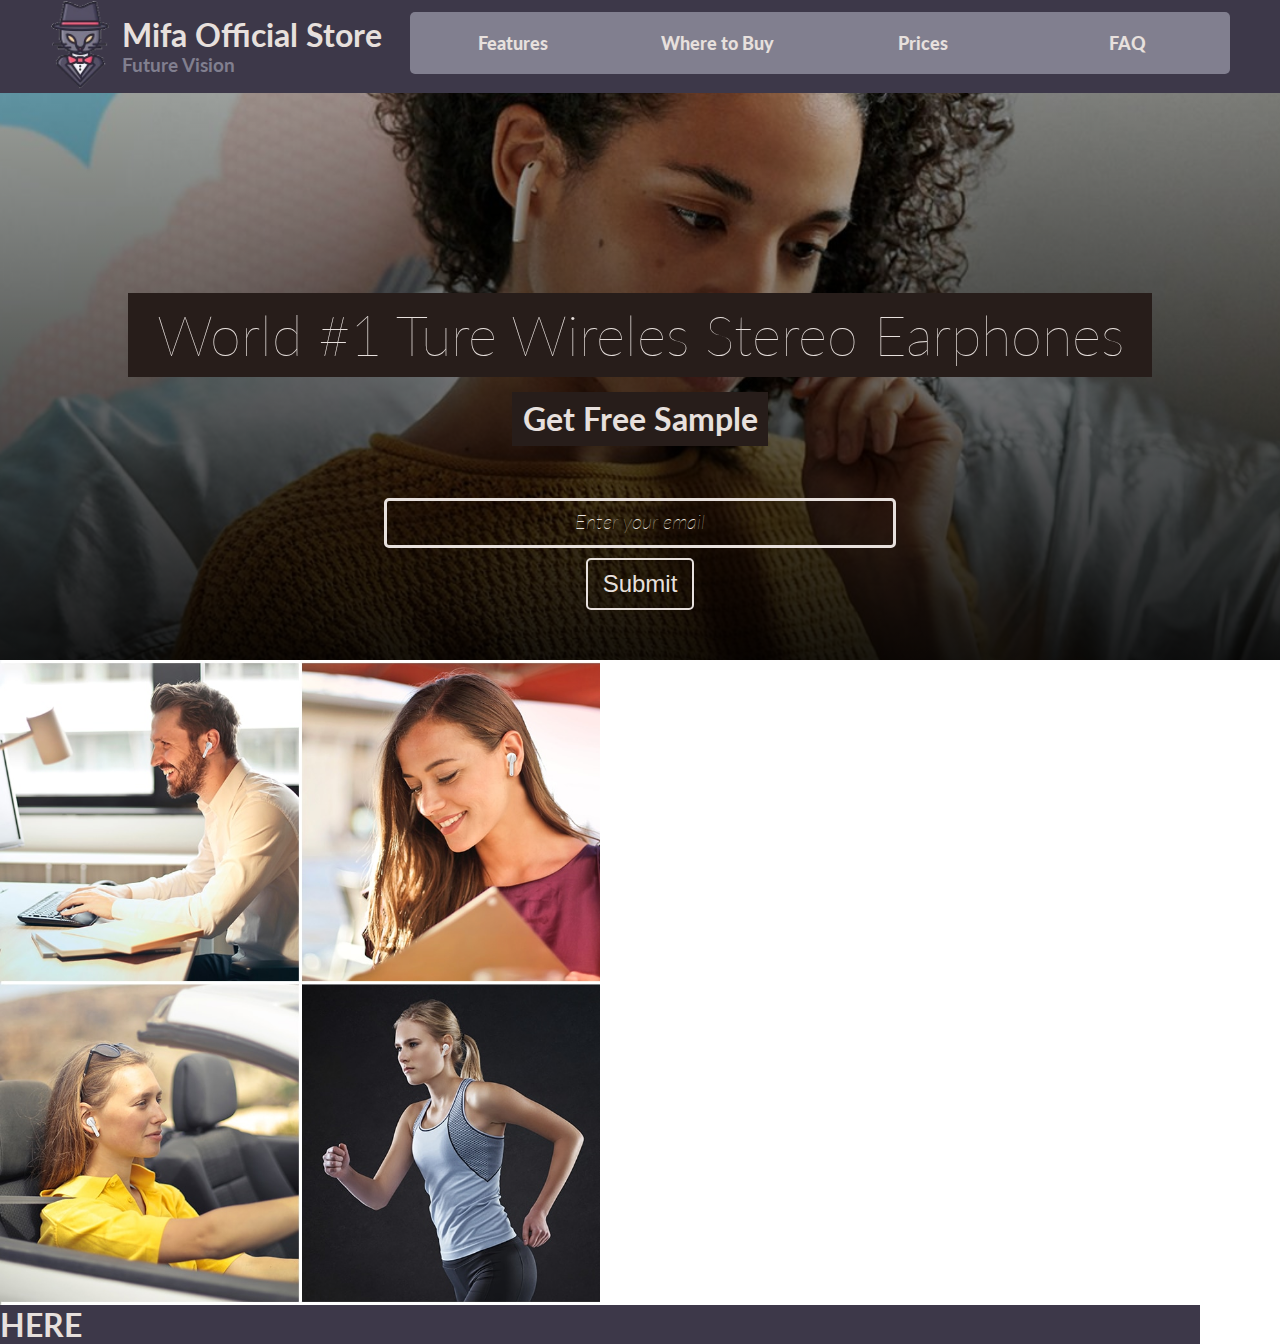
<file: HTML/Product Landing Page/index.html>
<!DOCTYPE html>
<html lang="en">

<head>
    <meta charset="UTF-8" />
    <meta name="viewport" content="width=device-width, initial-scale=1.0" />
    <meta http-equiv="X-UA-Compatible" content="ie=edge" />
    <link rel="stylesheet" href="css/main.css" />
    <title>Mifa Ture Wireles Stereo Earphones</title>
</head>

<body>
    <div id="warpper">
        <header id="header">
            <div id="logo">
                <div class="logo-img">
                    <img src="img/mafia_cat_logo.png" alt="" id="header-img" />
                </div>
                <div class="logo-text">
                    <h1>Mifa Official Store</h1>
                    <h3>Future Vision</h3>
                </div>
            </div>
            <nav id="nav-bar">
                <ul>
                    <!-- <li><a href="#one" class="nav-link">About</a></li> -->
                    <li><a href="#one" class="nav-link">Features</a></li>
                    <li><a href="#one" class="nav-link">Where to Buy</a></li>
                    <li><a href="#two" class="nav-link">Prices</a></li>
                    <li><a href="#three" class="nav-link">FAQ</a></li>
                </ul>
            </nav>
        </header>
        <div class="clearfix"></div>
        <section id="hero">
            <h1>World #1 Ture Wireles Stereo Earphones</h1>
            <h2>Get Free Sample</h2>
            <form id="form" action="https://www.freecodecamp.com/email-submit">
                <input type="email" name="email" id="email" placeholder="Enter your email" required />
                <input type="submit" value="Submit" id="submit" class="btn" />
            </form>
        </section>
        <div class="container">
            <section id="one">
                <div id="jambo">
                    <div id="left">
                      <img src="img/p003.jpeg" alt="">
                    </div>
                    <div id="right">
                      <h1>HERE</h1>

                    </div>
                </div>
            </section>
            <section id="two">
                <div id="1">
                    <!-- <iframe width="1355" height="905" src="https://www.youtube-nocookie.com/embed/Y-1-AelGUJw" frameborder="0" allow="accelerometer; autoplay; encrypted-media; gyroscope; picture-in-picture" allowfullscreen></iframe> -->
                </div>
            </section>
            <section id="three"></section>
            <footer id="footer"></footer>
        </div>
    </div>
    <script src="https://cdn.freecodecamp.org/testable-projects-fcc/v1/bundle.js"></script>
</body>

</html>
</file>
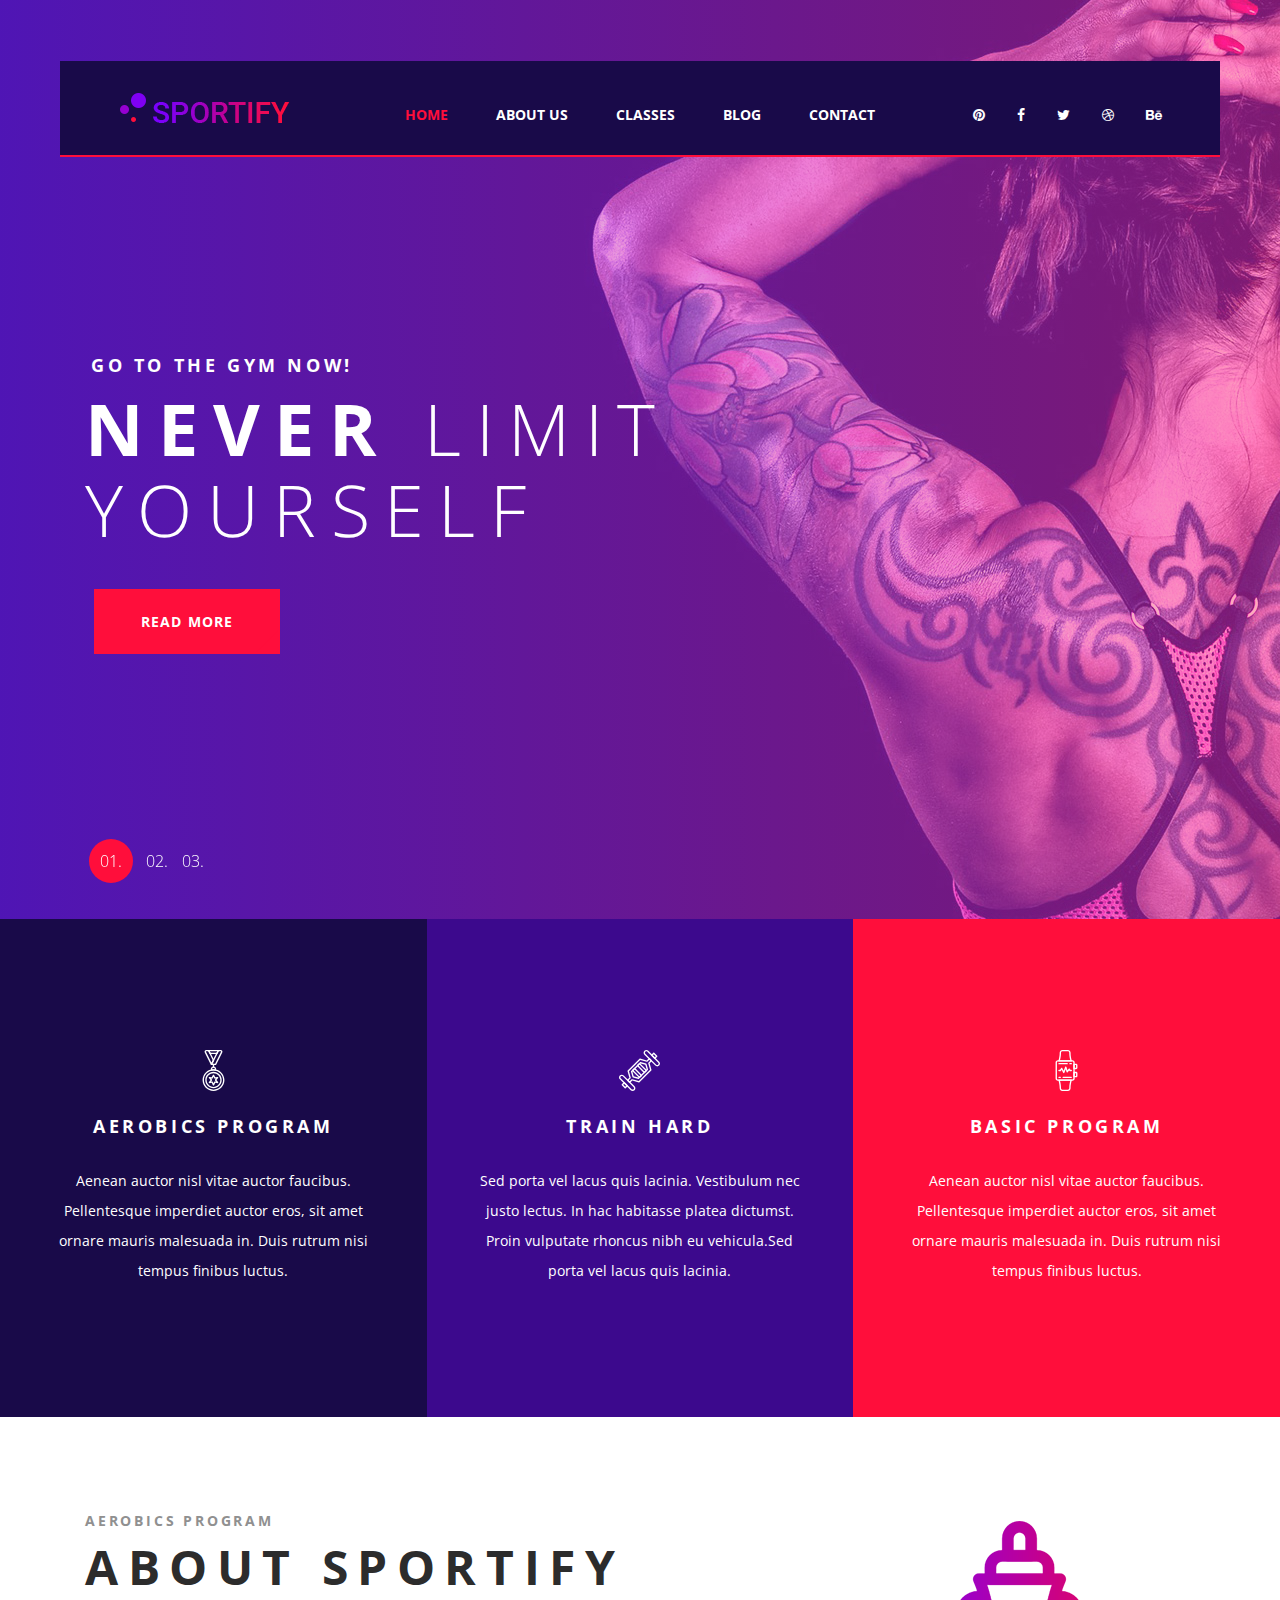
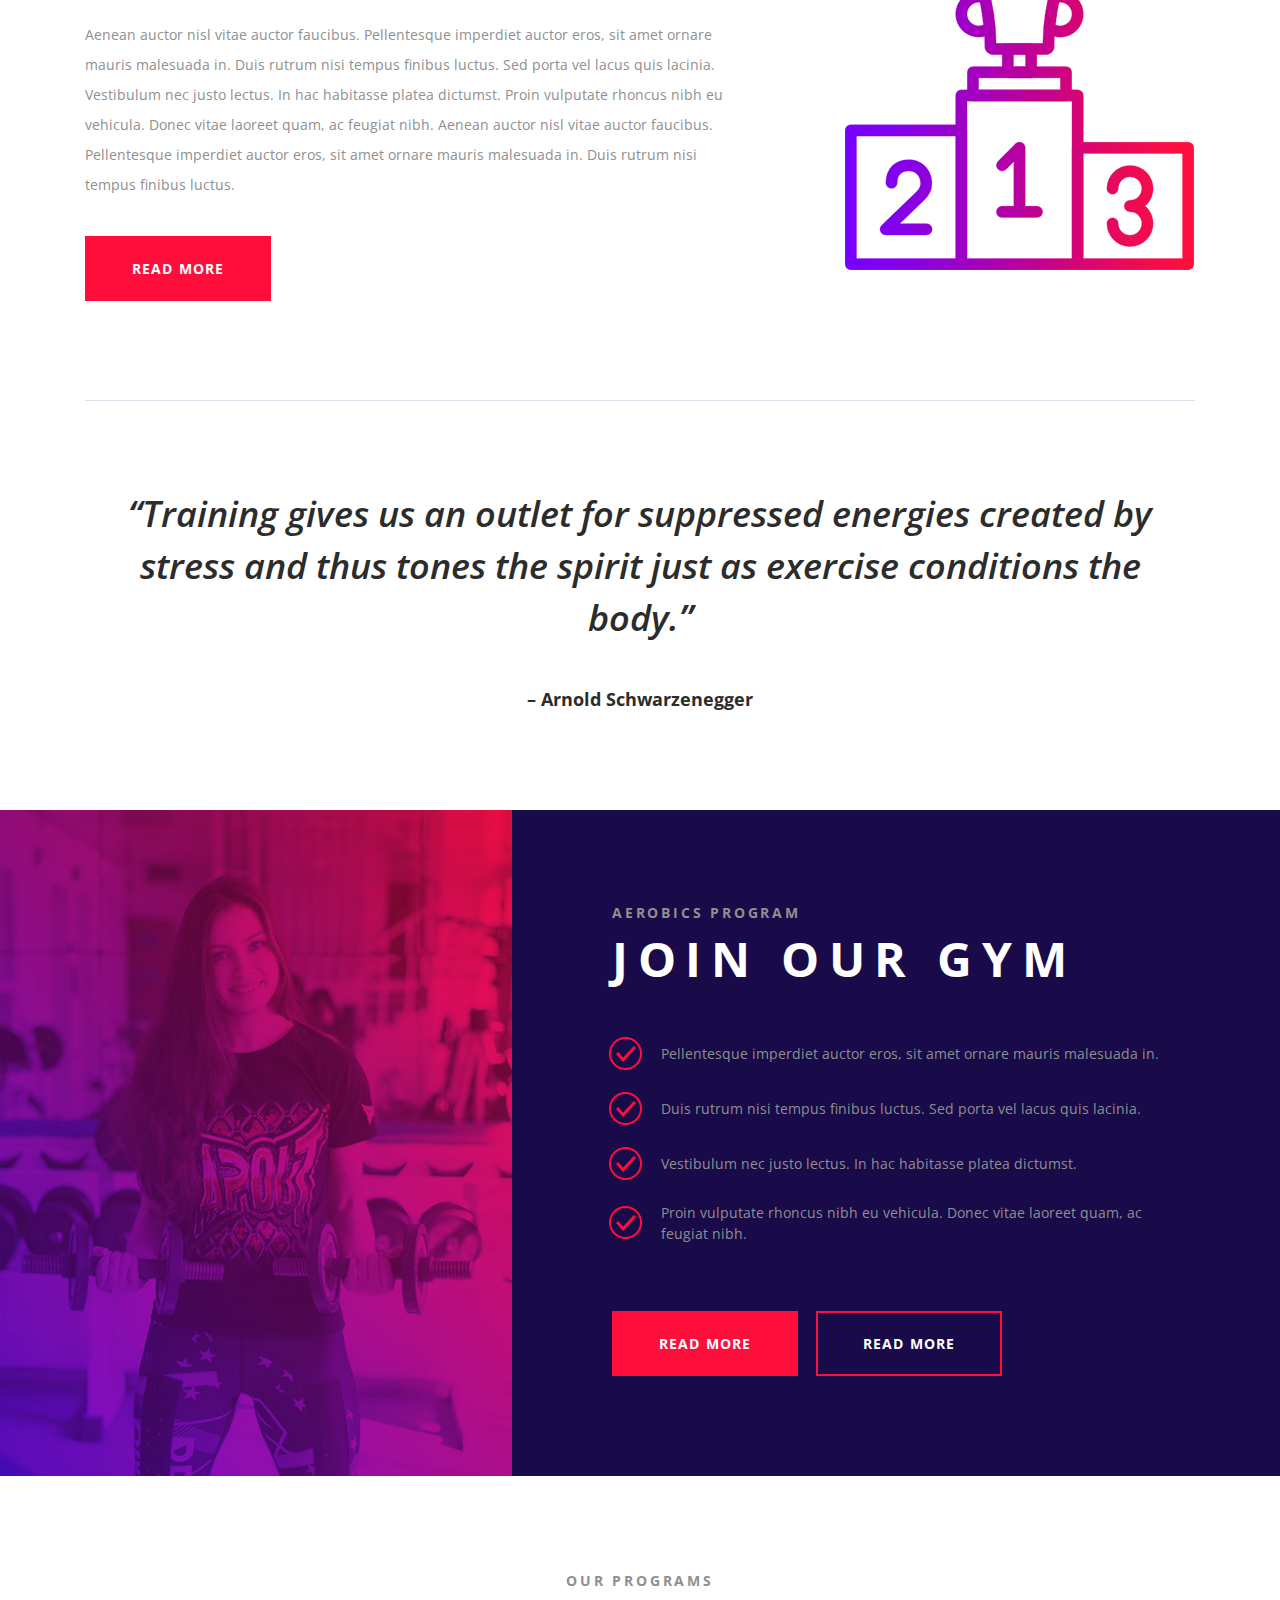
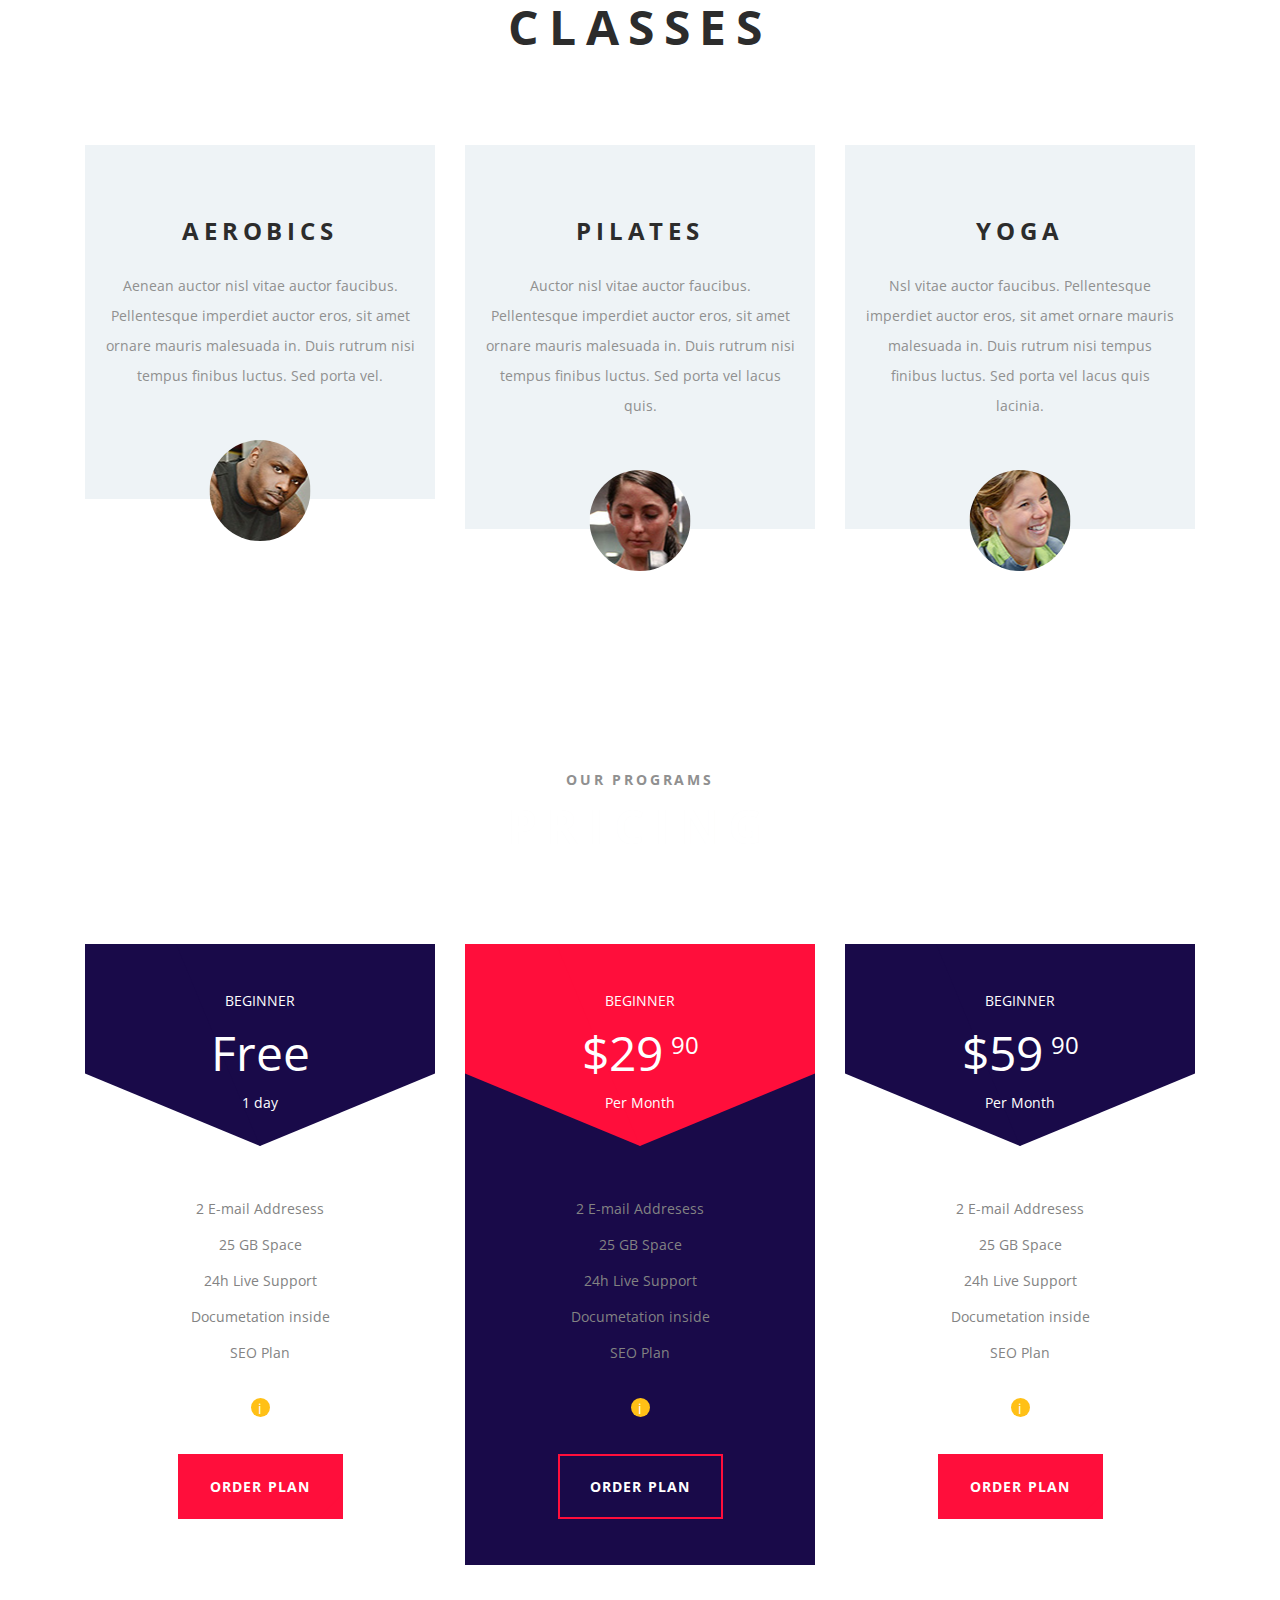
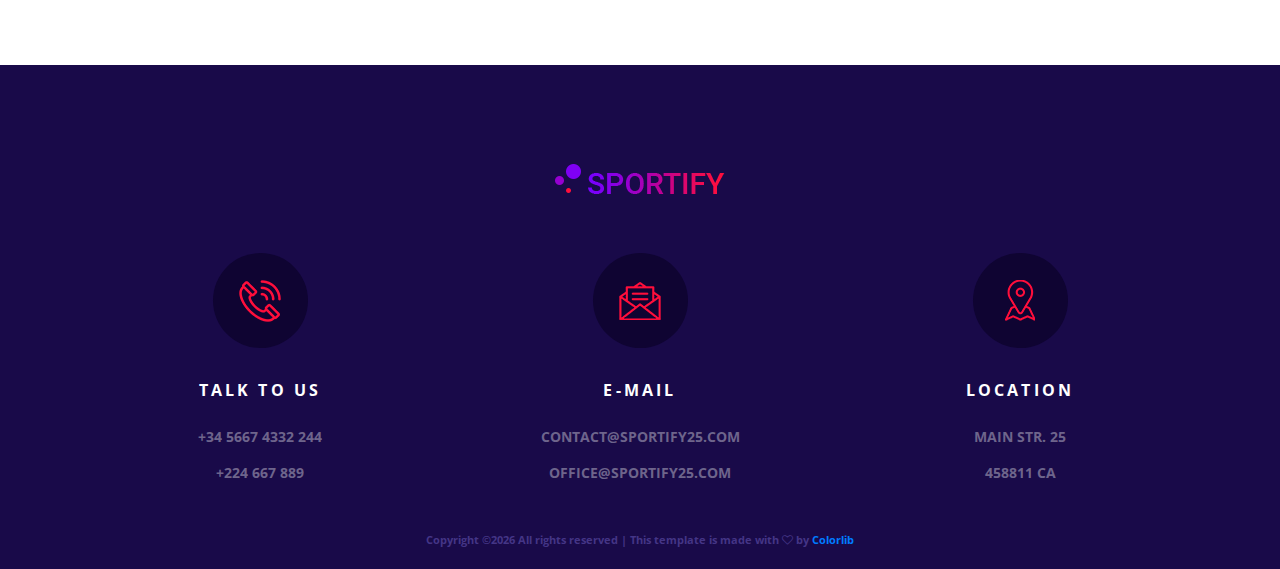
<file: HTML/sportify/index.html>
<!DOCTYPE html>
<html lang="en">
<head>
<title>Sportify</title>
<meta charset="utf-8">
<meta http-equiv="X-UA-Compatible" content="IE=edge">
<meta name="description" content="Sportify template project">
<meta name="viewport" content="width=device-width, initial-scale=1">
<link rel="stylesheet" type="text/css" href="styles/bootstrap-4.1.2/bootstrap.min.css">
<link href="plugins/font-awesome-4.7.0/css/font-awesome.min.css" rel="stylesheet" type="text/css">
<link rel="stylesheet" type="text/css" href="plugins/OwlCarousel2-2.3.4/owl.carousel.css">
<link rel="stylesheet" type="text/css" href="plugins/OwlCarousel2-2.3.4/owl.theme.default.css">
<link rel="stylesheet" type="text/css" href="plugins/OwlCarousel2-2.3.4/animate.css">
<link rel="stylesheet" type="text/css" href="styles/main_styles.css">
<link rel="stylesheet" type="text/css" href="styles/responsive.css">
</head>
<body>

<div class="super_container">
	
	<!-- Header -->

	<header class="header">
		<div class="header_wrap d-flex flex-row align-items-center justify-content-center">
			
			<!-- Logo -->
			<div class="logo"><a href="#"><img src="images/logo_1.png" alt=""></a></div>

			<!-- Main Nav -->
			<nav class="main_nav">
				<ul class="d-flex flex-row align-items-center justify-content-center">
					<li class="active"><a href="index.html">home</a></li>
					<li><a href="about.html">about us</a></li>
					<li><a href="classes.html">classes</a></li>
					<li><a href="blog.html">blog</a></li>
					<li><a href="contact.html">contact</a></li>
				</ul>
			</nav>

			<!-- Social -->
			<div class="social header_social">
				<ul class="d-flex flex-row align-items-center justify-content-start">
					<li><a href="#"><i class="fa fa-pinterest" aria-hidden="true"></i></a></li>
					<li><a href="#"><i class="fa fa-facebook" aria-hidden="true"></i></a></li>
					<li><a href="#"><i class="fa fa-twitter" aria-hidden="true"></i></a></li>
					<li><a href="#"><i class="fa fa-dribbble" aria-hidden="true"></i></a></li>
					<li><a href="#"><i class="fa fa-behance" aria-hidden="true"></i></a></li>
				</ul>
			</div>

			<!-- Hamburger -->
			<div class="hamburger ml-auto"><i class="fa fa-bars" aria-hidden="true"></i></div>

		</div>
	</header>

	<!-- Fixed Header -->

	<header class="fixed_header">
		<div class="header_wrap d-flex flex-row align-items-center justify-content-center">
			
			<!-- Logo -->
			<div class="logo"><a href="#"><img src="images/logo_2.png" alt=""></a></div>

			<!-- Main Nav -->
			<nav class="main_nav">
				<ul class="d-flex flex-row align-items-center justify-content-center">
					<li class="active"><a href="index.html">home</a></li>
					<li><a href="about.html">about us</a></li>
					<li><a href="classes.html">classes</a></li>
					<li><a href="blog.html">blog</a></li>
					<li><a href="contact.html">contact</a></li>
				</ul>
			</nav>

			<!-- Social -->
			<div class="social header_social">
				<ul class="d-flex flex-row align-items-center justify-content-start">
					<li><a href="#"><i class="fa fa-pinterest" aria-hidden="true"></i></a></li>
					<li><a href="#"><i class="fa fa-facebook" aria-hidden="true"></i></a></li>
					<li><a href="#"><i class="fa fa-twitter" aria-hidden="true"></i></a></li>
					<li><a href="#"><i class="fa fa-dribbble" aria-hidden="true"></i></a></li>
					<li><a href="#"><i class="fa fa-behance" aria-hidden="true"></i></a></li>
				</ul>
			</div>

			<!-- Hamburger -->
			<div class="hamburger ml-auto"><i class="fa fa-bars" aria-hidden="true"></i></div>

		</div>
	</header>

	<!-- Menu -->

	<div class="menu">
		<div class="menu_door door_left"></div>
		<div class="menu_door door_right"></div>
		<div class="menu_content d-flex flex-column align-items-center justify-content-center">
			<div class="menu_close">close</div>
			<div class="menu_nav_container">
				<nav class="menu_nav text-center">
					<ul>
						<li><a href="index.html">home</a></li>
						<li><a href="about.html">about us</a></li>
						<li><a href="classes.html">classes</a></li>
						<li><a href="blog.html">blog</a></li>
						<li><a href="contact.html">contact</a></li>
					</ul>
				</nav>
			</div>
			<div class="social menu_social">
				<ul class="d-flex flex-row align-items-center justify-content-start">
					<li><a href="#"><i class="fa fa-pinterest" aria-hidden="true"></i></a></li>
					<li><a href="#"><i class="fa fa-facebook" aria-hidden="true"></i></a></li>
					<li><a href="#"><i class="fa fa-twitter" aria-hidden="true"></i></a></li>
					<li><a href="#"><i class="fa fa-dribbble" aria-hidden="true"></i></a></li>
					<li><a href="#"><i class="fa fa-behance" aria-hidden="true"></i></a></li>
				</ul>
			</div>
		</div>
	</div>

	<!-- Home -->

	<div class="home">
		
		<!-- Slider -->
		<div class="home_slider_container">
			<div class="owl-carousel owl-theme home_slider">
				
				<!-- Slide -->
				<div class="slide">
					<div class="background_image" style="background-image:url(images/index.jpg)"></div>
					<div class="home_slider_overlay"></div>
					<div class="slide_wrap d-flex flex-column align-items-start justify-content-center">
						<div class="home_container">
							<div class="container">
								<div class="row">
									<div class="col">
										<div class="home_content active">
											<div class="home_subtitle">go to the gym now!</div>
											<div class="home_title">
												<h1><span>never</span> limit</h1>
												<h1>yourself</h1>
											</div>
											<div class="button home_button"><a href="#">read more</a></div>
										</div>
									</div>
								</div>
							</div>
						</div>
					</div>
				</div>

				<!-- Slide -->
				<div class="slide">
					<div class="background_image" style="background-image:url(images/index.jpg)"></div>
					<div class="home_slider_overlay"></div>
					<div class="slide_wrap d-flex flex-column align-items-start justify-content-center">
						<div class="home_container">
							<div class="container">
								<div class="row">
									<div class="col">
										<div class="home_content">
											<div class="home_subtitle">go to the gym now!</div>
											<div class="home_title">
												<h1><span>never</span> limit</h1>
												<h1>yourself</h1>
											</div>
											<div class="button home_button"><a href="#">read more</a></div>
										</div>
									</div>
								</div>
							</div>
						</div>
					</div>
				</div>

				<!-- Slide -->
				<div class="slide">
					<div class="background_image" style="background-image:url(images/index.jpg)"></div>
					<div class="home_slider_overlay"></div>
					<div class="slide_wrap d-flex flex-column align-items-start justify-content-center">
						<div class="home_container">
							<div class="container">
								<div class="row">
									<div class="col">
										<div class="home_content">
											<div class="home_subtitle">go to the gym now!</div>
											<div class="home_title">
												<h1><span>never</span> limit</h1>
												<h1>yourself</h1>
											</div>
											<div class="button home_button"><a href="#">read more</a></div>
										</div>
									</div>
								</div>
							</div>
						</div>
					</div>
				</div>

			</div>
		</div>

	</div>

	<!-- Intro -->

	<div class="intro">
		<div class="intro_boxes_wrap">
			<div class="d-flex flex-row align-items-start justify-content-start flex-wrap">
				
				<!-- Intro Box -->
				<div class="intro_box d-flex flex-column align-items-center justify-content-center text-center">
					<div class="intro_box_icon"><img src="images/icon_1.svg" alt=""></div>
					<div class="intro_box_title"><h3>aerobics program</h3></div>
					<div class="intro_box_text">
						<p>Aenean auctor nisl vitae auctor faucibus. Pellentesque imperdiet auctor eros, sit amet ornare mauris malesuada in. Duis rutrum nisi tempus finibus luctus.</p>
					</div>
				</div>

				<!-- Intro Box -->
				<div class="intro_box d-flex flex-column align-items-center justify-content-center text-center">
					<div class="intro_box_icon"><img src="images/icon_2.svg" alt=""></div>
					<div class="intro_box_title"><h3>train hard</h3></div>
					<div class="intro_box_text">
						<p>Sed porta vel lacus quis lacinia. Vestibulum nec justo lectus. In hac habitasse platea dictumst. Proin vulputate rhoncus nibh eu vehicula.Sed porta vel lacus quis lacinia.</p>
					</div>
				</div>

				<!-- Intro Box -->
				<div class="intro_box d-flex flex-column align-items-center justify-content-center text-center">
					<div class="intro_box_icon"><img src="images/icon_3.svg" alt=""></div>
					<div class="intro_box_title"><h3>basic program</h3></div>
					<div class="intro_box_text">
						<p>Aenean auctor nisl vitae auctor faucibus. Pellentesque imperdiet auctor eros, sit amet ornare mauris malesuada in. Duis rutrum nisi tempus finibus luctus.</p>
					</div>
				</div>

			</div>
		</div>
	</div>

	<!-- About -->

	<div class="about">
		<div class="container">
			<div class="row">
				
				<!-- About Content -->
				<div class="col-lg-8">
					<div class="about_content">
						<div class="section_title_container">
							<div class="section_subtitle">aerobics program</div>
							<div class="section_title"><h1>about sportify</h1></div>
						</div>
						<div class="about_text">
							<p>Aenean auctor nisl vitae auctor faucibus. Pellentesque imperdiet auctor eros, sit amet ornare mauris malesuada in. Duis rutrum nisi tempus finibus luctus. Sed porta vel lacus quis lacinia. Vestibulum nec justo lectus. In hac habitasse platea dictumst. Proin vulputate rhoncus nibh eu vehicula. Donec vitae laoreet quam, ac feugiat nibh. Aenean auctor nisl vitae auctor faucibus. Pellentesque imperdiet auctor eros, sit amet ornare mauris malesuada in. Duis rutrum nisi tempus finibus luctus.</p>
						</div>
						<div class="button about_button"><a href="#">read more</a></div>
					</div>
				</div>

				<!-- About Image -->
				<div class="col-lg-4">
					<div class="about_image"><img src="images/about.png" alt=""></div>
				</div>

			</div>
		</div>
	</div>

	<!-- Quote -->

	<div class="quote">
		<div class="container">
			<div class="row">
				<div class="col">
					<div class="quote_content text-center">
						<p>“Training gives us an outlet for suppressed energies created by stress and thus tones the spirit just as exercise conditions the body.”</p>
					</div>
					<div class="quote_author text-center">– Arnold Schwarzenegger</div>
				</div>
			</div>
		</div>
	</div>

	<!-- CTA -->

	<div class="cta">
		<div class="d-flex flex-xl-row flex-column align-items-start justify-content-start">

			<!-- CTA Image -->
			<div class="cta_image align-self-stretch">
				<div class="background_image" style="background-image:url(images/cta.jpg)"></div>
			</div>

			<!-- CTA Content -->
			<div class="cta_content">
				<div class="section_title_container">
					<div class="section_subtitle">aerobics program</div>
					<div class="section_title"><h1>join our gym</h1></div>
				</div>
				<div class="cta_list">
					<ul>
						<li class="d-flex flex-row align-items-center justify-content-start">
							<img src="images/check.png" alt="">
							<span>Pellentesque imperdiet auctor eros, sit amet ornare mauris malesuada in.</span>
						</li>
						<li class="d-flex flex-row align-items-center justify-content-start">
							<img src="images/check.png" alt="">
							<span>Duis rutrum nisi tempus finibus luctus. Sed porta vel lacus quis lacinia.</span>
						</li>
						<li class="d-flex flex-row align-items-center justify-content-start">
							<img src="images/check.png" alt="">
							<span>Vestibulum nec justo lectus. In hac habitasse platea dictumst.</span>
						</li>
						<li class="d-flex flex-row align-items-center justify-content-start">
							<img src="images/check.png" alt="">
							<span> Proin vulputate rhoncus nibh eu vehicula. Donec vitae laoreet quam, ac feugiat nibh.</span>
						</li>
					</ul>
				</div>
				<div class="cta_buttons">
					<div class="d-flex flex-row align-items-start justify-content-start flex-wrap">
						<div class="button cta_button"><a href="#">read more</a></div>
						<div class="button_2 cta_button"><a href="#">read more</a></div>
					</div>
				</div>
			</div>

		</div>
	</div>

	<!-- Classes -->

	<div class="classes">
		<div class="container">
			<div class="row">
				<div class="col">
					<div class="section_title_container text-center">
						<div class="section_subtitle">our programs</div>
						<div class="section_title"><h1>classes</h1></div>
					</div>

					<!-- Classes Slider -->
					<div class="classes_slider_container">
						<div class="owl-carousel owl-theme classes_slider">
							
							<!-- Slide -->
							<div>
								<div class="classes_slide_wrap">
									<div class="text-center">
										<div class="classes_title"><h3>aerobics</h3></div>
										<div class="classes_text">
											<p>Aenean auctor nisl vitae auctor faucibus. Pellentesque imperdiet auctor eros, sit amet ornare mauris malesuada in. Duis rutrum nisi tempus finibus luctus. Sed porta vel.</p>
										</div>
										<div class="class_image"><a href="#"><img src="images/instructor_1.jpg" alt=""></a></div>
									</div>
								</div>
							</div>

							<!-- Slide -->
							<div>
								<div class="classes_slide_wrap">
									<div class="text-center">
										<div class="classes_title"><h3>pilates</h3></div>
										<div class="classes_text">
											<p>Auctor nisl vitae auctor faucibus. Pellentesque imperdiet auctor eros, sit amet ornare mauris malesuada in. Duis rutrum nisi tempus finibus luctus. Sed porta vel lacus quis.</p>
										</div>
										<div class="class_image"><a href="#"><img src="images/instructor_2.jpg" alt=""></a></div>
									</div>
								</div>
							</div>

							<!-- Slide -->
							<div>
								<div class="classes_slide_wrap">
									<div class="text-center">
										<div class="classes_title"><h3>yoga</h3></div>
										<div class="classes_text">
											<p>Nsl vitae auctor faucibus. Pellentesque imperdiet auctor eros, sit amet ornare mauris malesuada in. Duis rutrum nisi tempus finibus luctus. Sed porta vel lacus quis lacinia.</p>
										</div>
										<div class="class_image"><a href="#"><img src="images/instructor_3.jpg" alt=""></a></div>
									</div>
								</div>
							</div>

						</div>
					</div>
				</div>
			</div>
		</div>
	</div>

	<!-- Pricing -->

	<div class="pricing">
		<div class="parallax_background parallax-window" data-parallax="scroll" data-image-src="images/pricing.jpg" data-speed="0.8"></div>
		<div class="container">
			<div class="row">
				<div class="col">
					<div class="section_title_container text-center">
						<div class="section_subtitle">our programs</div>
						<div class="section_title"><h1>pricing</h1></div>
					</div>
					<div class="pricing_slider_container">
						<div class="owl-carousel owl-theme pricing_slider">
							
							<!-- Slide -->
							<div>
								<div class="pricing_box text-center">
									<div class="pricing_title_box">
										<div>
											<div class="pricing_name">beginner</div>
											<div class="pricing_price">Free</div>
											<div class="pricing_per">1 day</div>
										</div>
									</div>
									<div class="pricing_content">
										<div class="pricing_list">
											<ul>
												<li>2 E-mail Addresess</li>
												<li>25 GB Space</li>
												<li>24h Live Support</li>
												<li>Documetation inside</li>
												<li>SEO Plan</li>
											</ul>
										</div>
										<div class="pricing_info"><a href="#">i</a></div>
										<div class="button pricing_button ml-auto mr-auto"><a href="#">order plan</a></div>
									</div>
								</div>
							</div>

							<!-- Slide -->
							<div>
								<div class="pricing_box text-center pricing_box_alt">
									<div class="pricing_title_box">
										<div>
											<div class="pricing_name">beginner</div>
											<div class="pricing_price">$29<span>90</span></div>
											<div class="pricing_per">Per Month</div>
										</div>
									</div>
									<div class="pricing_content">
										<div class="pricing_list">
											<ul>
												<li>2 E-mail Addresess</li>
												<li>25 GB Space</li>
												<li>24h Live Support</li>
												<li>Documetation inside</li>
												<li>SEO Plan</li>
											</ul>
										</div>
										<div class="pricing_info"><a href="#">i</a></div>
										<div class="button_2 pricing_button ml-auto mr-auto"><a href="#">order plan</a></div>
									</div>
								</div>
							</div>

							<!-- Slide -->
							<div>
								<div class="pricing_box text-center">
									<div class="pricing_title_box">
										<div>
											<div class="pricing_name">beginner</div>
											<div class="pricing_price">$59<span>90</span></div>
											<div class="pricing_per">Per Month</div>
										</div>
									</div>
									<div class="pricing_content">
										<div class="pricing_list">
											<ul>
												<li>2 E-mail Addresess</li>
												<li>25 GB Space</li>
												<li>24h Live Support</li>
												<li>Documetation inside</li>
												<li>SEO Plan</li>
											</ul>
										</div>
										<div class="pricing_info"><a href="#">i</a></div>
										<div class="button pricing_button ml-auto mr-auto"><a href="#">order plan</a></div>
									</div>
								</div>
							</div>

						</div>
					</div>
				</div>
			</div>
		</div>
	</div>

	<!-- Footer -->

	<footer class="footer">
		<div class="footer_content">
			<div class="container">
				<div class="row">
					<div class="col">
						<div class="footer_logo text-center"><a href="#"><img src="images/logo_3.png" alt=""></a></div>
					</div>
				</div>
				<div class="row footer_row">
					<div class="col-lg-4 footer_col">
						<div class="footer_item text-center">
							<div class="footer_icon d-flex flex-column align-items-center justify-content-center ml-auto mr-auto">
								<div><img src="images/phone.png" alt=""></div>
							</div>
							<div class="footer_title">talk to us</div>
							<div class="footer_list">
								<ul>
									<li>+34 5667 4332 244</li>
									<li>+224 667 889</li>
								</ul>
							</div>
						</div>
					</div>
					<div class="col-lg-4 footer_col">
						<div class="footer_item text-center">
							<div class="footer_icon d-flex flex-column align-items-center justify-content-center ml-auto mr-auto">
								<div><img src="images/mail.png" alt=""></div>
							</div>
							<div class="footer_title">e-mail</div>
							<div class="footer_list">
								<ul>
									<li>Contact@sportify25.com</li>
									<li>office@sportify25.com</li>
								</ul>
							</div>
						</div>
					</div>
					<div class="col-lg-4 footer_col">
						<div class="footer_item text-center">
							<div class="footer_icon d-flex flex-column align-items-center justify-content-center ml-auto mr-auto">
								<div><img src="images/contact.png" alt=""></div>
							</div>
							<div class="footer_title">location</div>
							<div class="footer_list">
								<ul>
									<li>MAin str. 25</li>
									<li>458811 CA</li>
								</ul>
							</div>
						</div>
					</div>
				</div>
			</div>
		</div>
		<div class="footer_bar d-flex flex-row align-items-center justify-content-center">
			<div class="copyright"><!-- Link back to Colorlib can't be removed. Template is licensed under CC BY 3.0. -->
Copyright &copy;<script>document.write(new Date().getFullYear());</script> All rights reserved | This template is made with <i class="fa fa-heart-o" aria-hidden="true"></i> by <a href="https://colorlib.com" target="_blank">Colorlib</a>
<!-- Link back to Colorlib can't be removed. Template is licensed under CC BY 3.0. --></div>
		</div>
	</footer>
</div>

<script src="js/jquery-3.3.1.min.js"></script>
<script src="styles/bootstrap-4.1.2/popper.js"></script>
<script src="styles/bootstrap-4.1.2/bootstrap.min.js"></script>
<script src="plugins/greensock/TweenMax.min.js"></script>
<script src="plugins/greensock/TimelineMax.min.js"></script>
<script src="plugins/scrollmagic/ScrollMagic.min.js"></script>
<script src="plugins/greensock/animation.gsap.min.js"></script>
<script src="plugins/greensock/ScrollToPlugin.min.js"></script>
<script src="plugins/OwlCarousel2-2.3.4/owl.carousel.js"></script>
<script src="plugins/easing/easing.js"></script>
<script src="plugins/progressbar/progressbar.min.js"></script>
<script src="plugins/parallax-js-master/parallax.min.js"></script>
<script src="js/custom.js"></script>
</body>
</html>
</file>
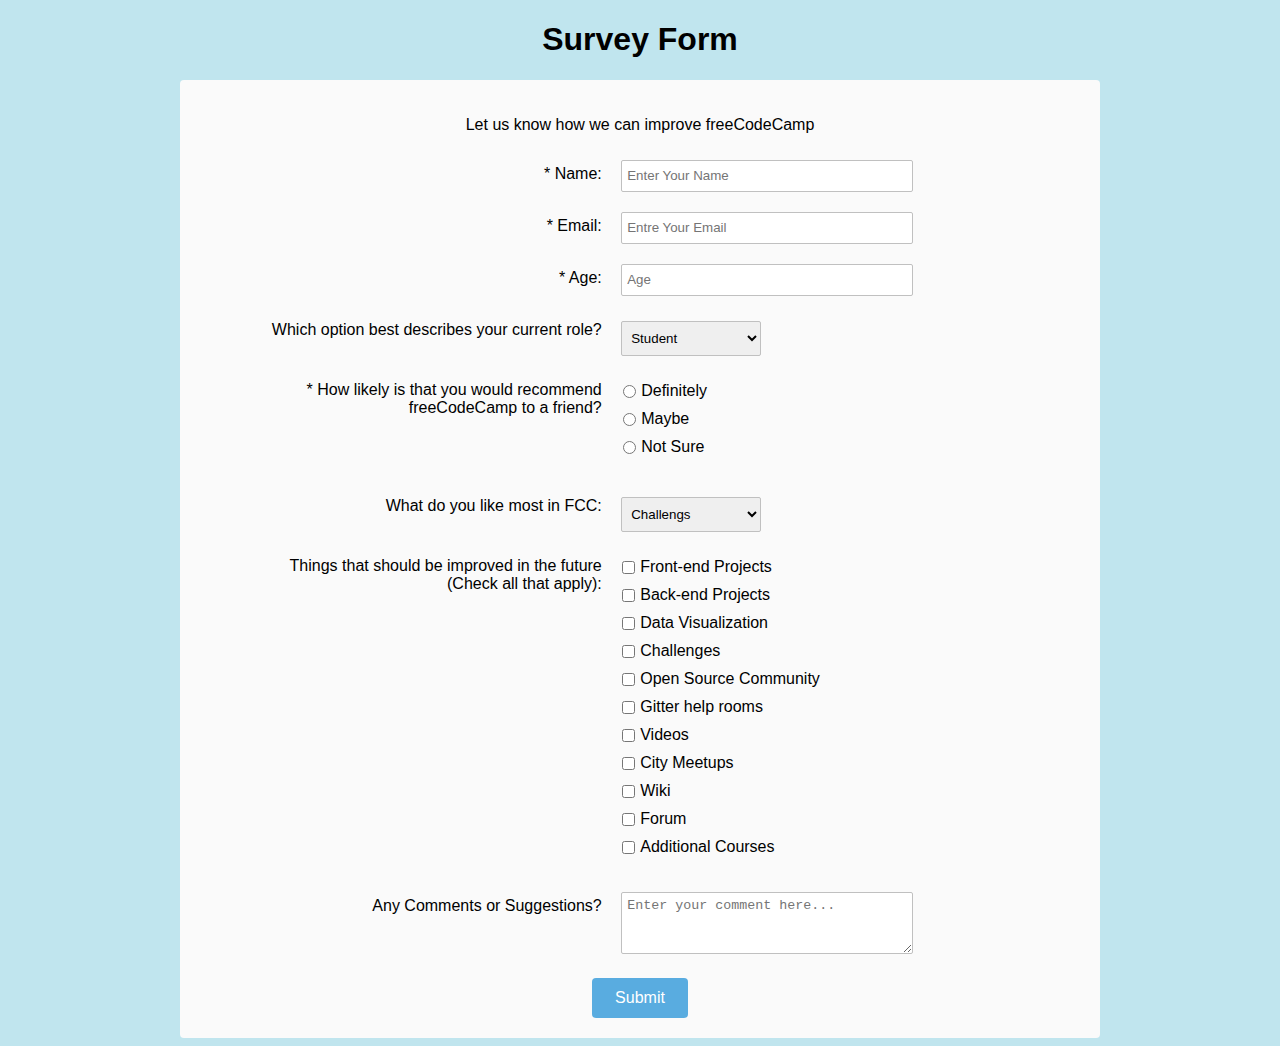
<file: HTML/Survey Form/index.html>
<!DOCTYPE html>
<html lang="en">

<head>
  <meta charset="UTF-8" />
  <meta name="viewport" content="width=device-width, initial-scale=1.0" />
  <meta http-equiv="X-UA-Compatible" content="ie=edge" />
  
  <link rel="stylesheet" href="css/style.css" type="text/css" />
  <link href="https://fonts.googleapis.com/css?family=Cute+Font|Lato:100,300,700,900" rel="stylesheet" />
  <link rel="stylesheet" href="https://use.fontawesome.com/releases/v5.8.1/css/all.css"
  integrity="sha384-50oBUHEmvpQ+1lW4y57PTFmhCaXp0ML5d60M1M7uH2+nqUivzIebhndOJK28anvf" crossorigin="anonymous" />

  <script src="https://code.jquery.com/jquery-3.3.1.slim.min.js"
  integrity="sha384-q8i/X+965DzO0rT7abK41JStQIAqVgRVzpbzo5smXKp4YfRvH+8abtTE1Pi6jizo" crossorigin="anonymous">
  </script>
  
  <script src="https://cdnjs.cloudflare.com/ajax/libs/popper.js/1.14.3/umd/popper.min.js"
    integrity="sha384-ZMP7rVo3mIykV+2+9J3UJ46jBk0WLaUAdn689aCwoqbBJiSnjAK/l8WvCWPIPm49" crossorigin="anonymous">
  </script>
  
  <script src="https://stackpath.bootstrapcdn.com/bootstrap/4.1.3/js/bootstrap.min.js"
    integrity="sha384-ChfqqxuZUCnJSK3+MXmPNIyE6ZbWh2IMqE241rYiqJxyMiZ6OW/JmZQ5stwEULTy" crossorigin="anonymous">
  </script>
  
  <title>Survey Form</title>
</head>

<body>
  <h1 id="title">Survey Form</h1>
  <div id="form-outter">
    <p id="description">Let us know how we can improve freeCodeCamp</p>
    <div>
      <div>
        <form id="survey-form" action="#">
          <div class="rowTab">
            <div class="labels">
              <label for="name" id="name-label">* Name:</label>
            </div>
            <div class="rTab">
              <input type="text" id="name" name="name" class="input-field" required placeholder="Enter Your Name" />
            </div>
          </div>
          <div class="rowTab">
            <div class="labels">
              <label for="email" id="email-label">* Email:</label>
            </div>
            <div class="rTab">
              <input type="email" id="email" name="email" class="input-field" required placeholder="Entre Your Email" />
            </div>
          </div>
          <div class="rowTab">
            <div class="labels">
              <label for="age" id="number-label">* Age:</label>
            </div>
            <div class="rTab">
              <input type="number" id="number" name="number" class="input-field" required min="15" max="100"
                placeholder="Age" />
            </div>
          </div>
          <div class="rowTab">
            <div class="labels">
              <label for="currentPos">
                Which option best describes your current role?
              </label>
            </div>
            <div class="rTab"><select id="dropdown" name="currentPos" class="dropdown"><option value="" disabled>Select an option</option><option value="student">Student</option><option value="job">Full Time Job</option><option value="learner">Full Time Learner</option><option value="preferNo">Prefer Not To Say</option><option value="other">Other</option></select></div>
          </div>
          <div class="rowTab">
            <div class="labels">
              <label for="userRating">
                * How likely is that you would recommend freeCodeCamp to a
                friend?
              </label>
            </div>
            <div class="rTab">
              <ul style="list-style: none;">
                <li class="radio">
                  <label>
                    Definitely
                    <input value="1" type="radio" name="radio-buttons" class="userRating" />
                  </label>
                </li>
                <li class="radio">
                  <label>Maybe
                    <input value="2" type="radio" name="radio-buttons" class="userRating" />
                  </label>
                </li>
                <li class="radio">
                  <label>
                    Not Sure
                    <input value="3" type="radio" name="radio-buttons" class="userRating" />
                  </label>
                </li>
              </ul>
            </div>
          </div>
          <div class="rowTab">
            <div class="labels">
              <label for="most-like">What do you like most in FCC:</label>
            </div>
            <div class="rTab">
              <select id="most-like" name="mostlike" class="dropdown">
                <option value="" disabled="">Select an option</option>
                <option value="challengs">Challengs</option>
                <option value="projects">Projects</option>
                <option value="comunity">Comunity</option>
                <option value="opensource">Open Source</option>
              </select>
            </div>
          </div>
          <div class="rowTab">
            <div class="labels">
              <label for="preferences">Things that should be improved in the future<br />(Check all
                that apply):
              </label>
            </div>
            <div class="rTab">
              <ul id="preferences" style="list-style: none;">
                <li class="checkbox">
                  <label><input name="prefer" value="1" type="checkbox" class="userRating" />Front-end Projects</label>
                </li>
                <li class="checkbox">
                  <input name="prefer" value="2" type="checkbox" class="userRating" />Back-end Projects
                </li>
                <li class="checkbox">
                  <label><input name="prefer" value="3" type="checkbox" class="userRating" />Data Visualization</label>
                </li>
                <li class="checkbox">
                  <label><input name="prefer" value="4" type="checkbox" class="userRating" />Challenges</label>
                </li>
                <li class="checkbox">
                  <label><input name="prefer" value="5" type="checkbox" class="userRating" />Open Source
                    Community</label>
                </li>
                <li class="checkbox">
                  <label><input name="prefer" value="6" type="checkbox" class="userRating" />Gitter help rooms</label>
                </li>
                <li class="checkbox">
                  <label><input name="prefer" value="7" type="checkbox" class="userRating" />Videos</label>
                </li>
                <li class="checkbox">
                  <label><input name="prefer" value="8" type="checkbox" class="userRating" />City Meetups</label>
                </li>
                <li class="checkbox">
                  <label><input name="prefer" value="9" type="checkbox" class="userRating" />Wiki</label>
                </li>
                <li class="checkbox">
                  <label><input name="prefer" value="10" type="checkbox" class="userRating" />Forum</label>
                </li>
                <li class="checkbox">
                  <label><input name="prefer" value="10" type="checkbox" class="userRating" />Additional
                    Courses</label>
                </li>
              </ul>
            </div>
          </div>
          <div class="rowTab">
            <div class="labels">
              <label for="comments">Any Comments or Suggestions?</label>
            </div>
            <div class="rTab">
              <textarea id="comments" class="input-field" style="height:50px;resize:vertical;" name="comment"
                placeholder="Enter your comment here..."></textarea>
            </div>
          </div>
          <button id="submit" type="submit">Submit</button>
        </form>
      </div>
    </div>
  </div>
  <script src="https://cdn.freecodecamp.org/testable-projects-fcc/v1/bundle.js"></script>

</body>
</html>
</file>
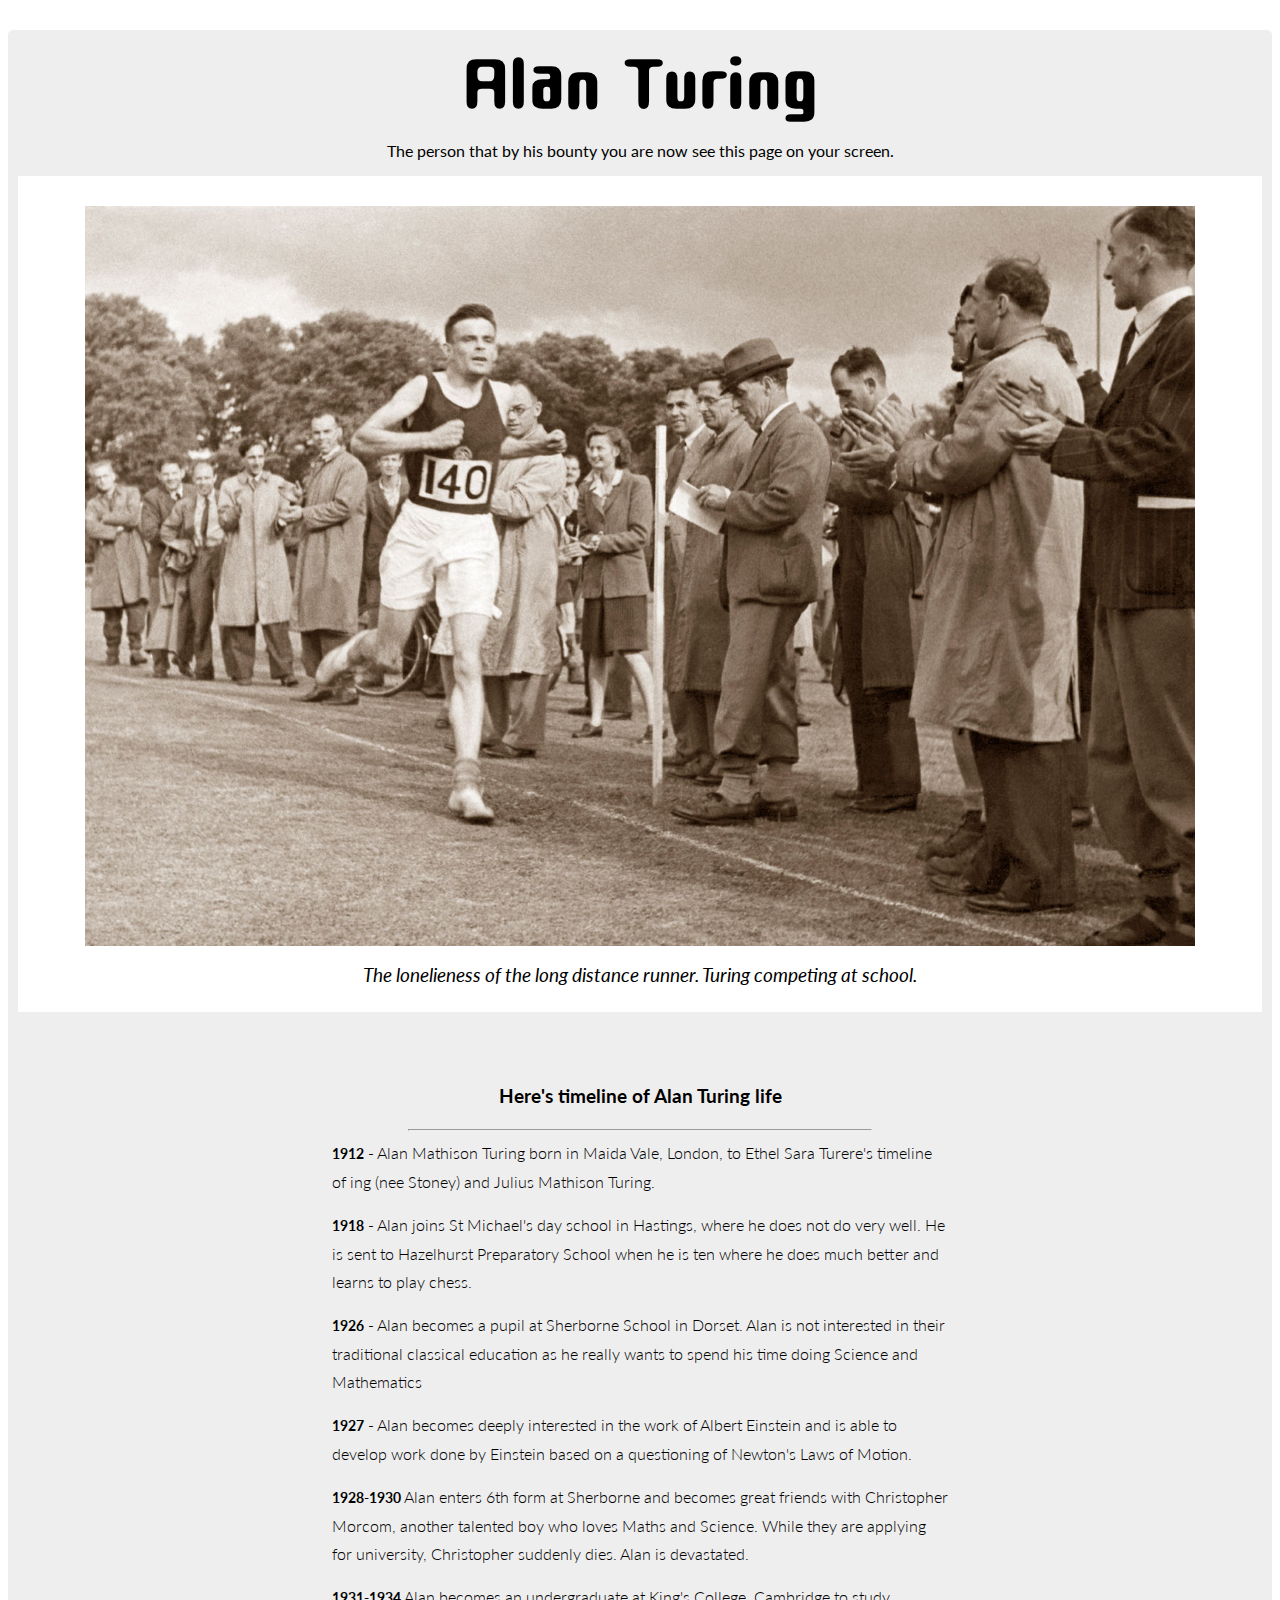
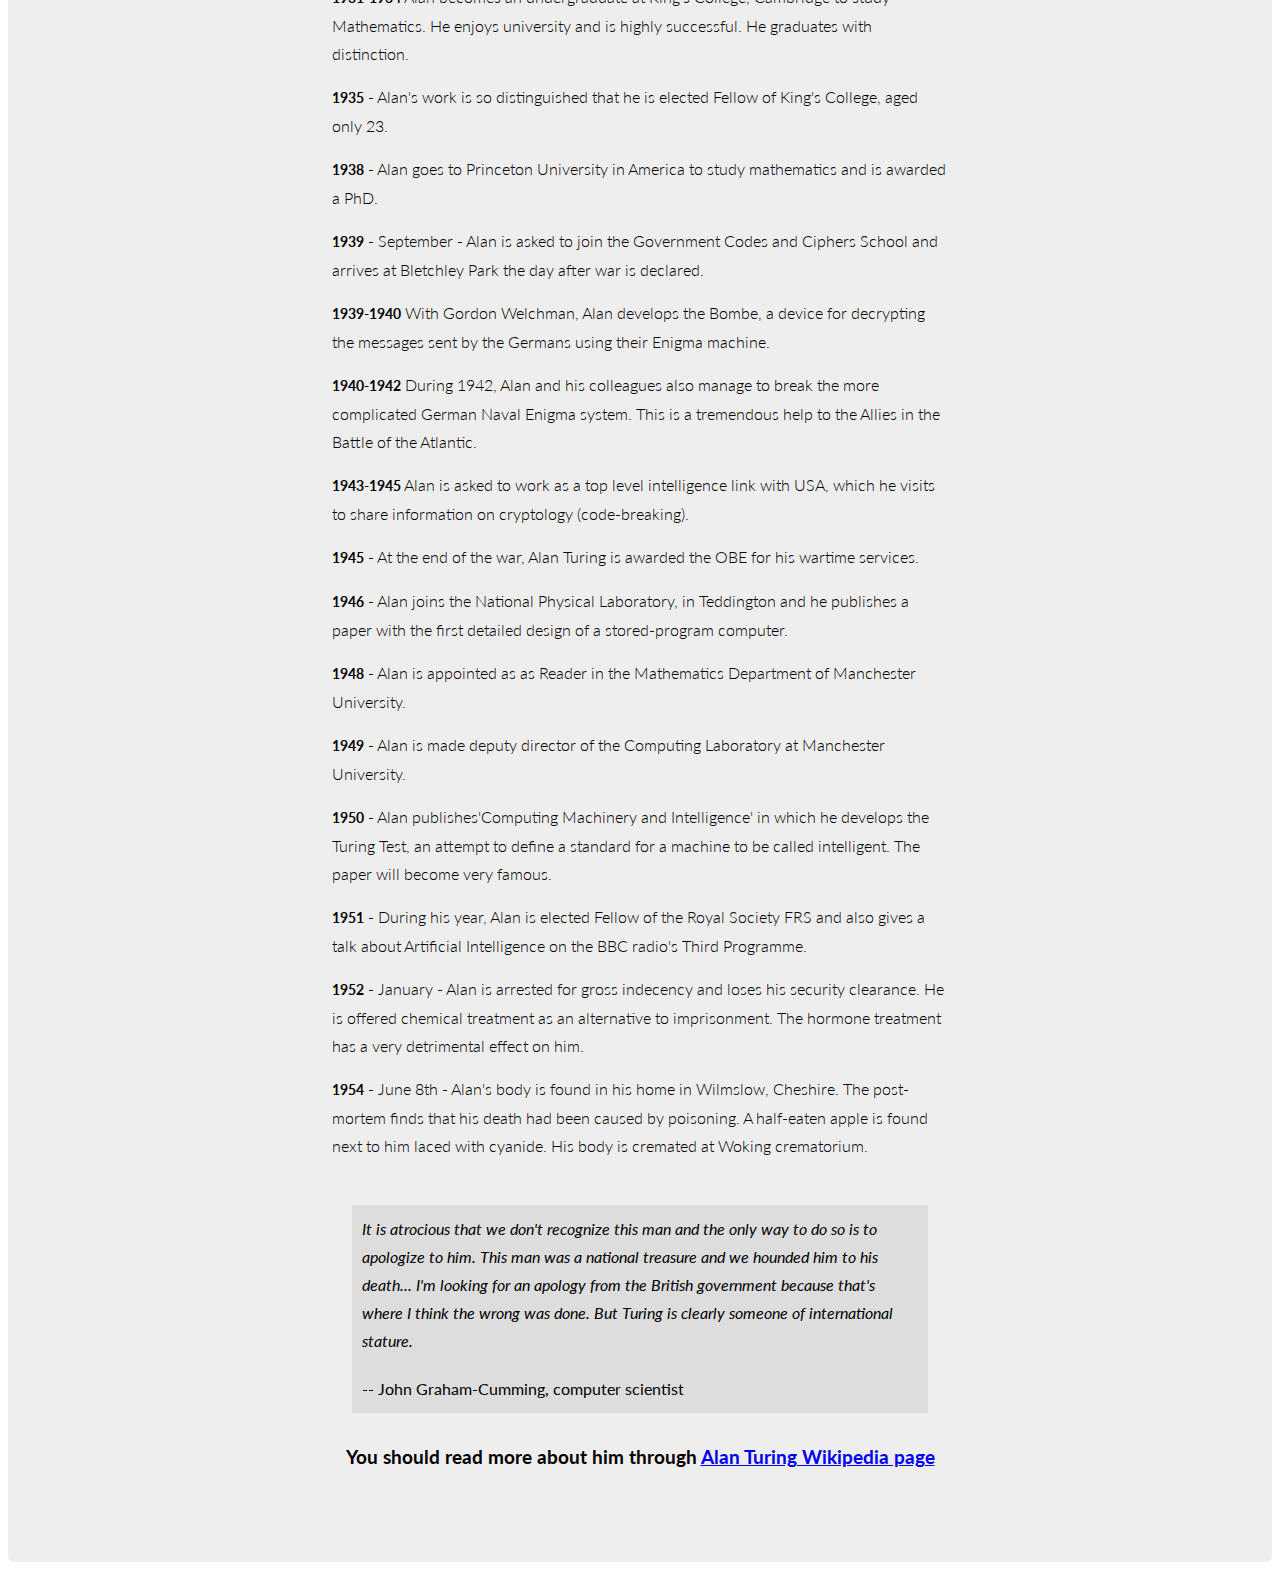
<file: HTML/Tribute Page/index.html>
<!DOCTYPE html>
<html lang="en">
  <head>
    <meta charset="UTF-8" />
    <meta name="viewport" content="width=device-width, initial-scale=1.0" />
    <meta http-equiv="X-UA-Compatible" content="ie=edge" />
    <link href="res/css/style.css" type="text/css" rel="styleSheet" />
    <link
      href="https://fonts.googleapis.com/css?family=Cute+Font|Lato:100,300,700,900"
      rel="stylesheet"
    />
    <link
      rel="stylesheet"
      href="https://use.fontawesome.com/releases/v5.8.1/css/all.css"
      integrity="sha384-50oBUHEmvpQ+1lW4y57PTFmhCaXp0ML5d60M1M7uH2+nqUivzIebhndOJK28anvf"
      crossorigin="anonymous"
    />
    <title>Alan Turing | Tribute Page</title>
  </head>

  <body>
    <div id="main">
      <div id="title">
        <h1>Alan Turing</h1>
        <p>
          The person that by his bounty you are now see this page on your
          screen.
        </p>
      </div>
      <div id="img-div">
        <img
          src="res/img/Alan-Turing-in-tree-words.jpg"
          alt="A picture taken during a race of Alan Turing."
          id="image"
        />
        <div id="img-caption">
          <h3>
            The lonelieness of the long distance runner. Turing competing at
            school.
          </h3>
        </div>
      </div>
      <div id="tribute-info">
        <ul>
          <h3>Here's timeline of Alan Turing life</h3>
          <hr style="width:75%;" />
          <li>
            <span>1912</span> - Alan Mathison Turing born in Maida Vale, London,
            to Ethel Sara Turere's timeline of ing (nee Stoney) and Julius
            Mathison Turing.
          </li>
          <li>
            <span>1918</span> - Alan joins St Michael's day school in Hastings,
            where he does not do very well. He is sent to Hazelhurst Preparatory
            School when he is ten where he does much better and learns to play
            chess.
          </li>
          <li>
            <span>1926</span> - Alan becomes a pupil at Sherborne School in
            Dorset. Alan is not interested in their traditional classical
            education as he really wants to spend his time doing Science and
            Mathematics
          </li>
          <li>
            <span>1927</span> - Alan becomes deeply interested in the work of
            Albert Einstein and is able to develop work done by Einstein based
            on a questioning of Newton's Laws of Motion.
          </li>
          <li>
            <span>1928-1930</span> Alan enters 6th form at Sherborne and becomes
            great friends with Christopher Morcom, another talented boy who
            loves Maths and Science. While they are applying for university,
            Christopher suddenly dies. Alan is devastated.
          </li>
          <li>
            <span>1931-1934</span> Alan becomes an undergraduate at King's
            College, Cambridge to study Mathematics. He enjoys university and is
            highly successful. He graduates with distinction.
          </li>
          <li>
            <span>1935</span> - Alan's work is so distinguished that he is
            elected Fellow of King's College, aged only 23.
          </li>
          <li>
            <span>1938</span> - Alan goes to Princeton University in America to
            study mathematics and is awarded a PhD.
          </li>
          <li>
            <span>1939</span> - September - Alan is asked to join the Government
            Codes and Ciphers School and arrives at Bletchley Park the day after
            war is declared.
          </li>
          <li>
            <span>1939-1940</span> With Gordon Welchman, Alan develops the
            Bombe, a device for decrypting the messages sent by the Germans
            using their Enigma machine.
          </li>
          <li>
            <span>1940-1942</span> During 1942, Alan and his colleagues also
            manage to break the more complicated German Naval Enigma system.
            This is a tremendous help to the Allies in the Battle of the
            Atlantic.
          </li>
          <li>
            <span>1943-1945</span> Alan is asked to work as a top level
            intelligence link with USA, which he visits to share information on
            cryptology (code-breaking).
          </li>
          <li>
            <span>1945</span> - At the end of the war, Alan Turing is awarded
            the OBE for his wartime services.
          </li>
          <li>
            <span>1946</span> - Alan joins the National Physical Laboratory, in
            Teddington and he publishes a paper with the first detailed design
            of a stored-program computer.
          </li>
          <li>
            <span>1948</span> - Alan is appointed as as Reader in the
            Mathematics Department of Manchester University.
          </li>
          <li>
            <span>1949</span> - Alan is made deputy director of the Computing
            Laboratory at Manchester University.
          </li>
          <li>
            <span>1950</span> - Alan publishes'Computing Machinery and
            Intelligence' in which he develops the Turing Test, an attempt to
            define a standard for a machine to be called intelligent. The paper
            will become very famous.
          </li>
          <li>
            <span>1951</span> - During his year, Alan is elected Fellow of the
            Royal Society FRS and also gives a talk about Artificial
            Intelligence on the BBC radio's Third Programme.
          </li>
          <li>
            <span>1952</span> - January - Alan is arrested for gross indecency
            and loses his security clearance. He is offered chemical treatment
            as an alternative to imprisonment. The hormone treatment has a very
            detrimental effect on him.
          </li>
          <li>
            <span>1954</span> - June 8th - Alan's body is found in his home in
            Wilmslow, Cheshire. The post-mortem finds that his death had been
            caused by poisoning. A half-eaten apple is found next to him laced
            with cyanide. His body is cremated at Woking crematorium.
          </li>
        </ul>
        <blockquote class="qoute">
          <i class="fas fa-quote-left"></i>
          <p>
            It is atrocious that we don't recognize this man and the only way to
            do so is to apologize to him. This man was a national treasure and
            we hounded him to his death... I'm looking for an apology from the
            British government because that's where I think the wrong was done.
            But Turing is clearly someone of international stature.
          </p>
          <i class="last fas fa-quote-right"></i>
          <div>-- John Graham-Cumming, computer scientist</div>
        </blockquote>
        <h3>
          You should read more about him through
          <a
            href="https://en.wikipedia.org/wiki/Alan_Turing"
            id="tribute-link"
            target="_blank"
            >Alan Turing Wikipedia page</a
          >
        </h3>
      </div>
    </div>
    <script src="https://cdn.freecodecamp.org/testable-projects-fcc/v1/bundle.js"></script>
  </body>
</html>
</file>
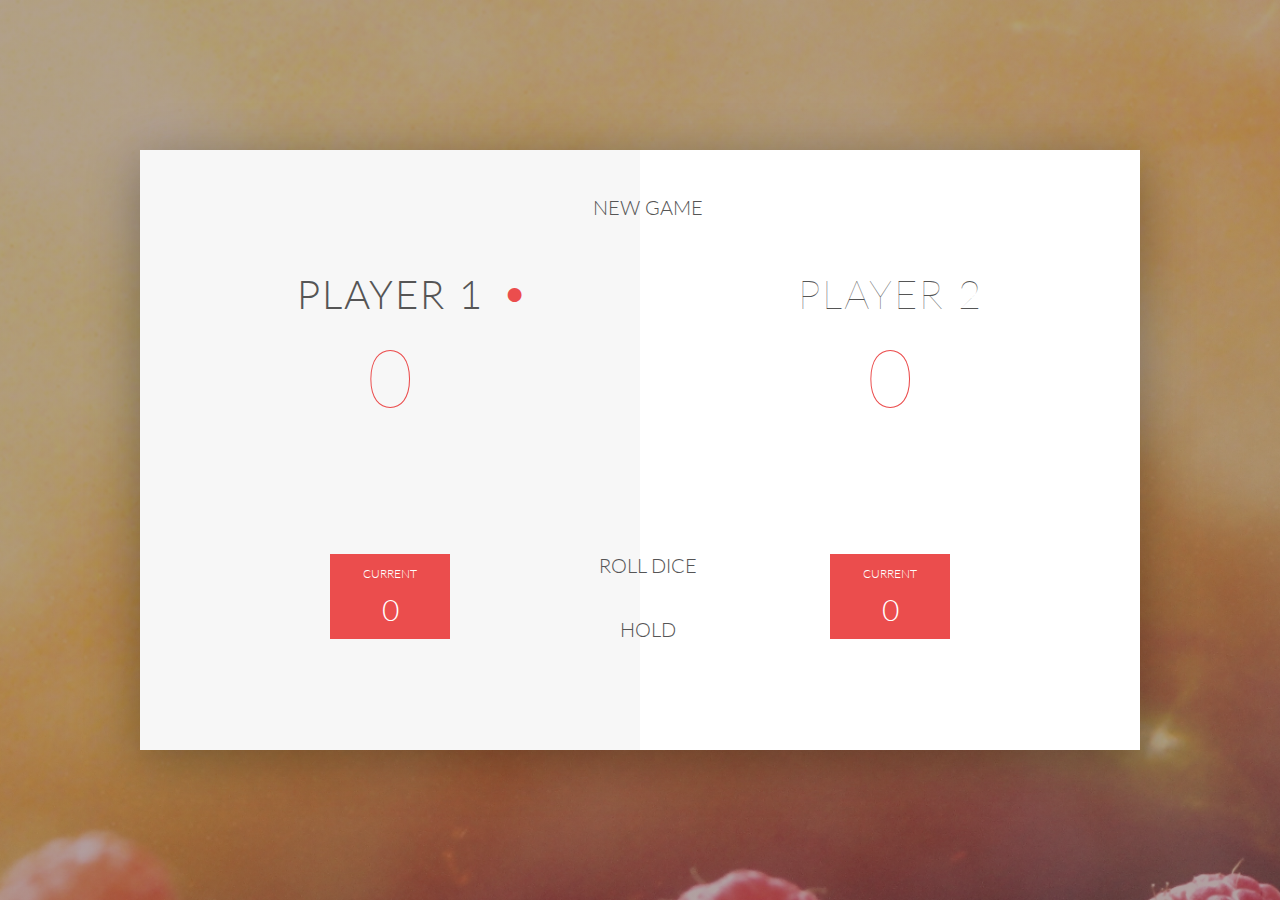
<file: JavaScript/Dice Game/index.html>
<!DOCTYPE html>
<html lang="en">

<head>
    <meta charset="UTF-8">
    <link href="https://fonts.googleapis.com/css?family=Lato:100,300,600" rel="stylesheet" type="text/css">
    <link href="http://code.ionicframework.com/ionicons/2.0.1/css/ionicons.min.css" rel="stylesheet" type="text/css">
    <link type="text/css" rel="stylesheet" href="style.css">
    <title>Pig Game</title>
</head>
<!--  -->
<body>
    <div class="wrapper clearfix">
        <div class="player-0-panel active">
            <div class="player-name" id="name-0">Player 1</div>
            <div class="player-score" id="score-0">43</div>
            <div class="player-current-box">
                <div class="player-current-label">Current</div>
                <div class="player-current-score" id="current-0">11</div>
            </div>
        </div>
        <div class="player-1-panel">
            <div class="player-name" id="name-1">Player 2</div>
            <div class="player-score" id="score-1">72</div>
            <div class="player-current-box">
                <div class="player-current-label">Current</div>
                <div class="player-current-score" id="current-1">0</div>
            </div>
        </div>
        <button class="btn-new"><i class="ion-ios-plus-outline"></i>New game</button>
        <button class="btn-roll"><i class="ion-ios-loop"></i>Roll dice</button>
        <button class="btn-hold"><i class="ion-ios-download-outline"></i>Hold</button>
        <img src="dice-5.png" alt="Dice" class="dice">
    </div>
    <script src="app.js"></script>
</body>

</html>
</file>
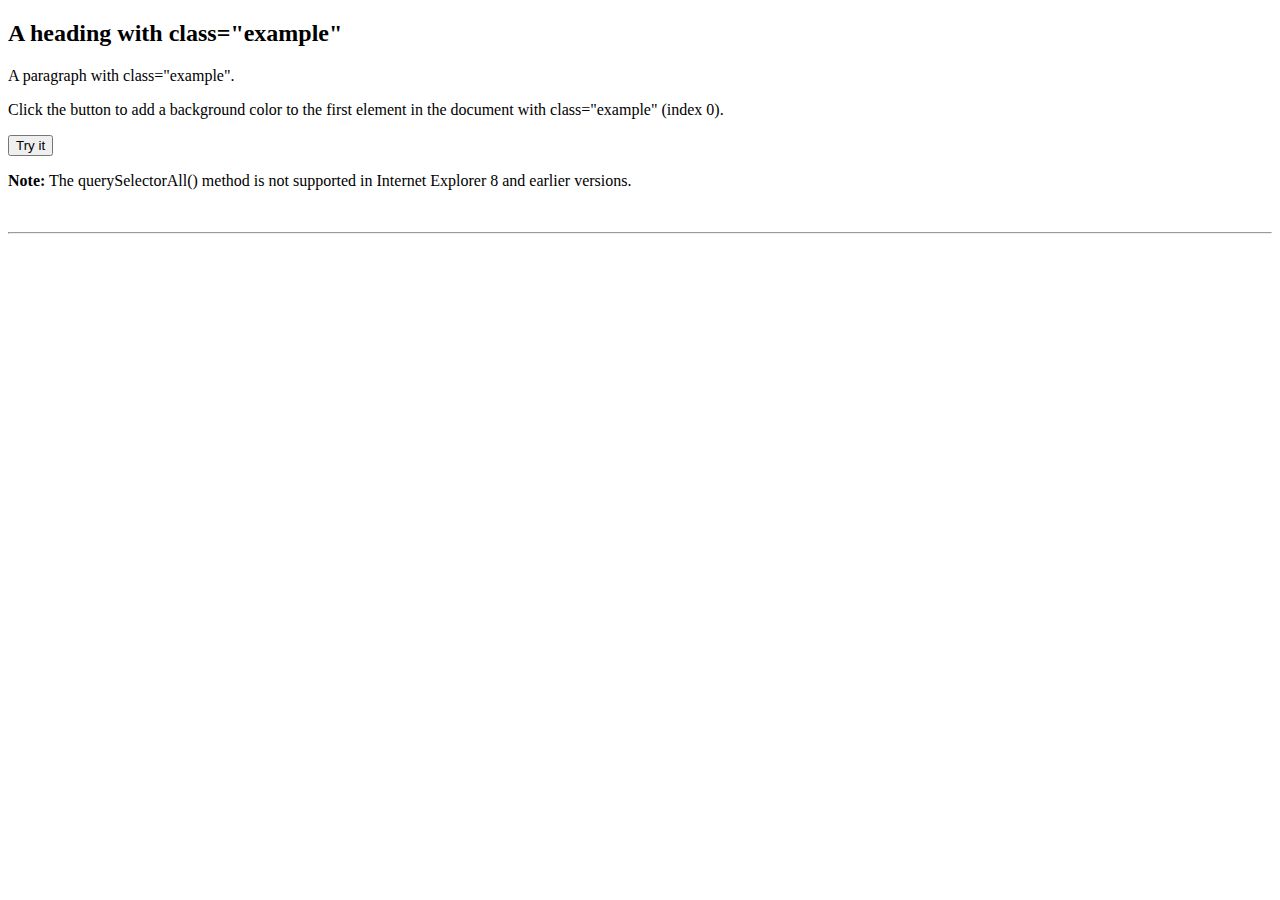
<file: JavaScript/testing/index.html>
<!DOCTYPE html>
<html>
<meta charset="utf-8" />

<body>
    <h2 class="example">A heading with class="example"</h2>
    <p class="example">A paragraph with class="example".</p>
    <p>Click the button to add a background color to the first element in the document with class="example" (index 0).</p>
    <button onclick="myFunction()">Try it</button>
    <p><strong>Note:</strong> The querySelectorAll() method is not supported in Internet Explorer 8 and earlier versions.</p>
    <br>
    <hr>
    <p id="xx"></p>
    <script>
    function myFunction() {
        var x = document.querySelectorAll(".example");
        x[1].style.backgroundColor = "red";
        var k = document.getElementById("xx");
        k.innerHTML = x[0].ownerDocument;
        console.log(x[0].ownerDocument);
    }
    </script>

</html>
</file>
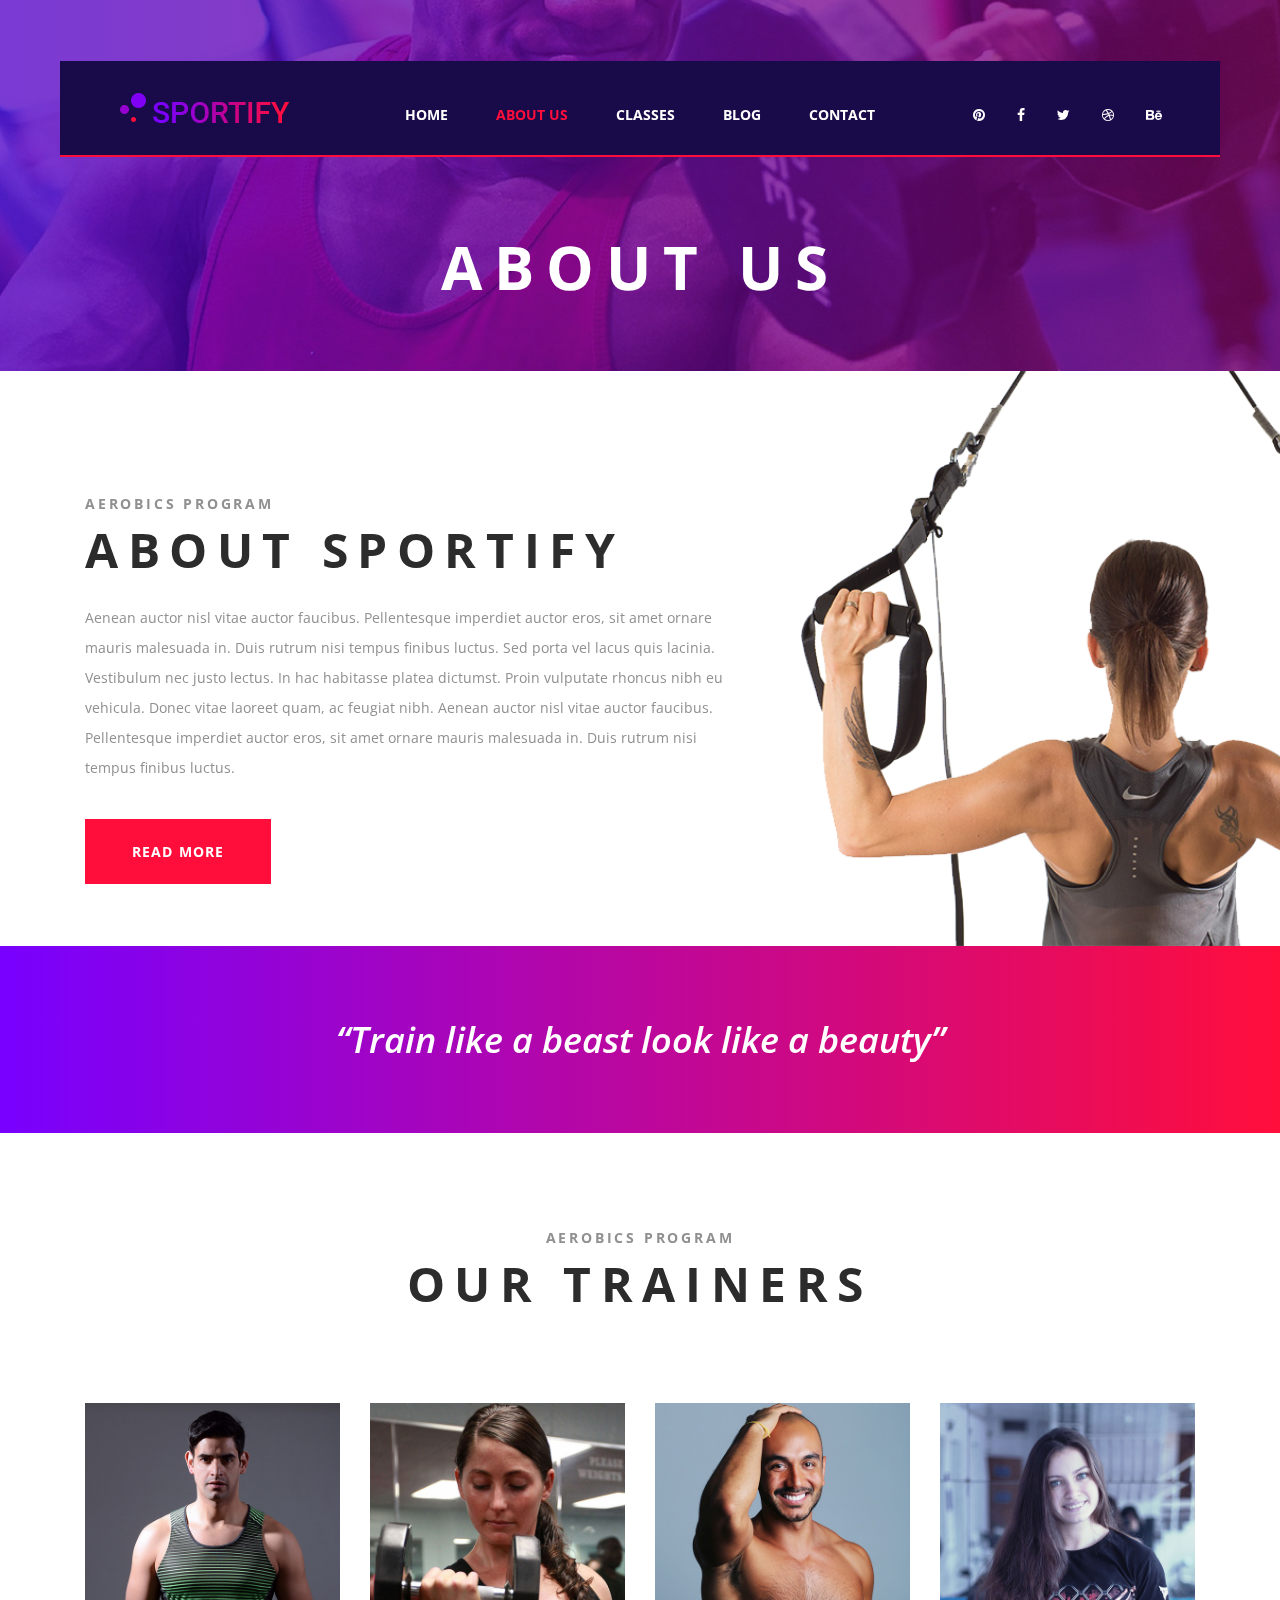
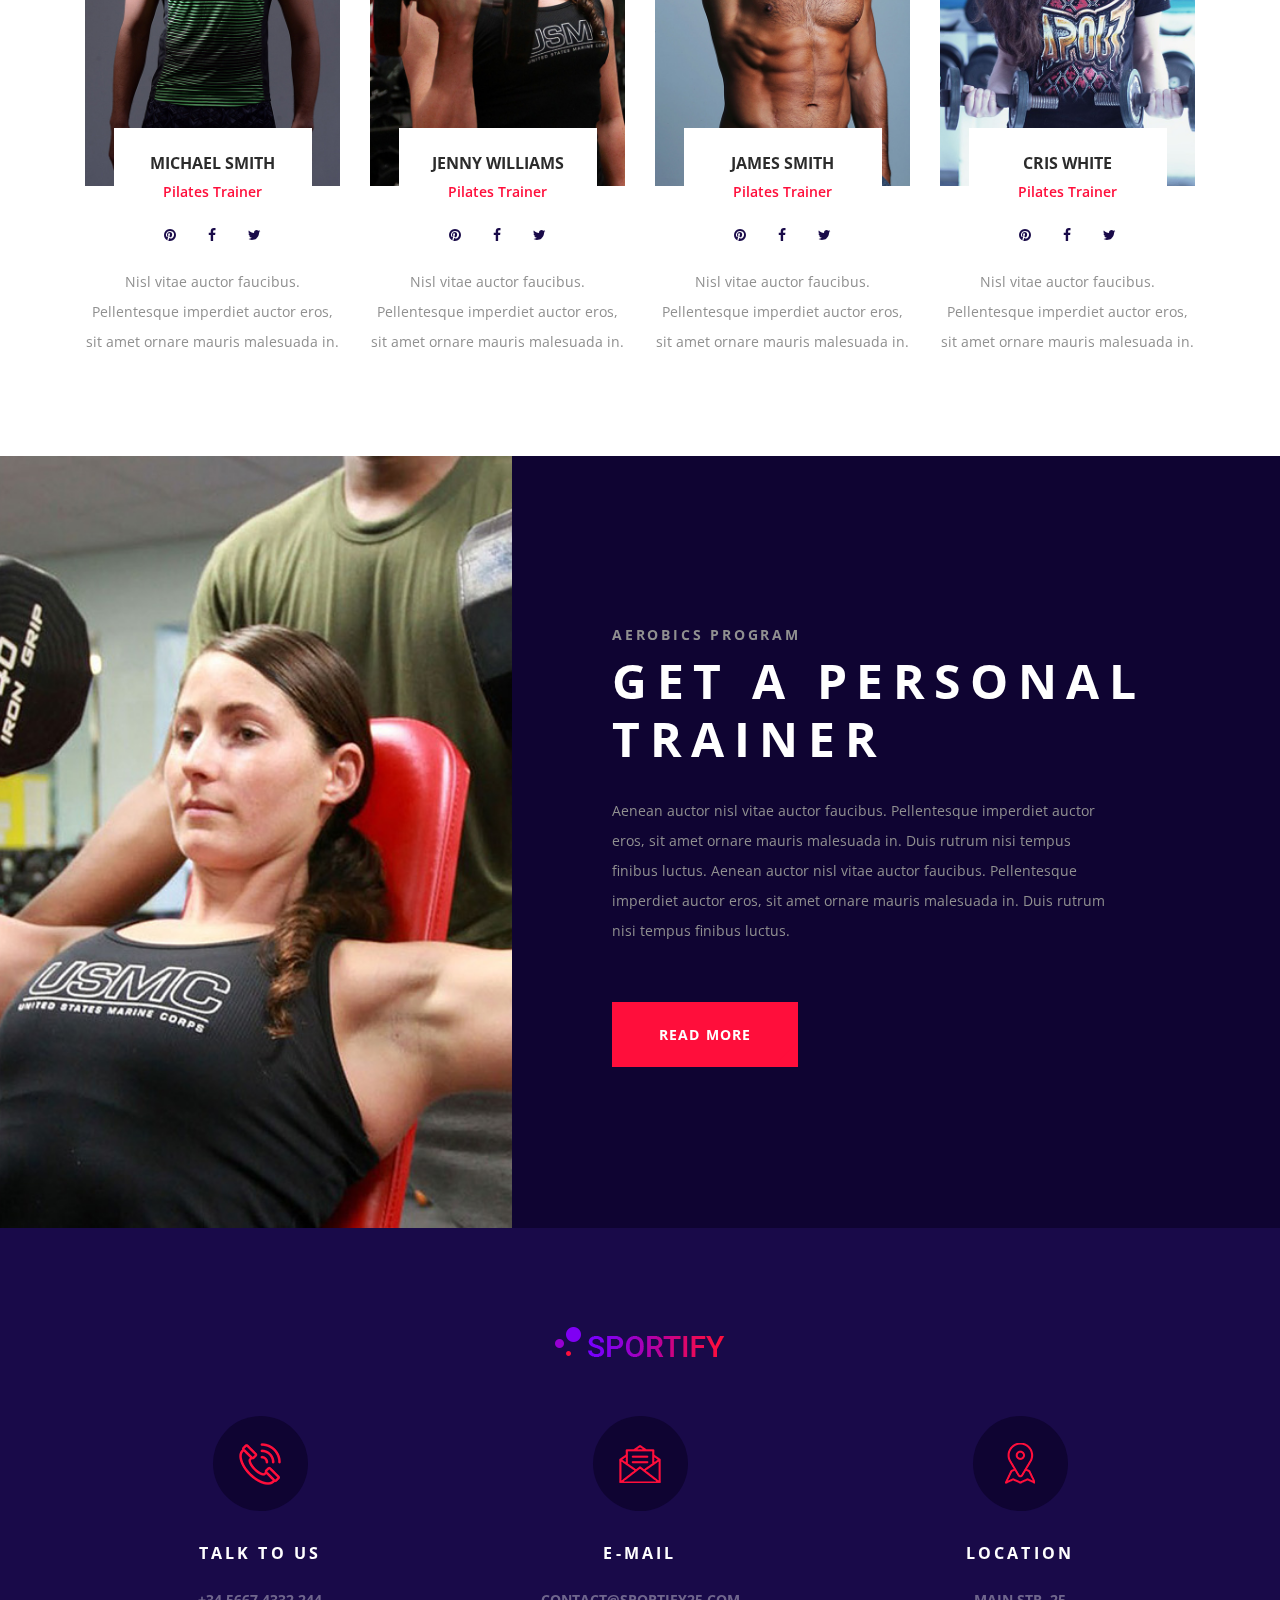
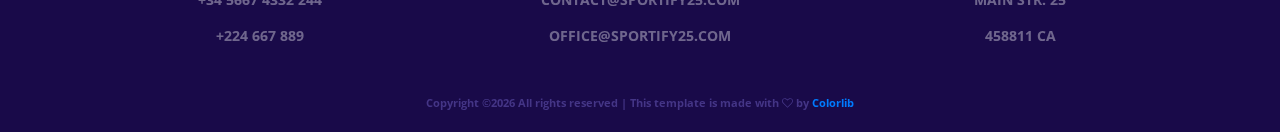
<file: HTML/sportify/about.html>
<!DOCTYPE html>
<html lang="en">
<head>
<title>About</title>
<meta charset="utf-8">
<meta http-equiv="X-UA-Compatible" content="IE=edge">
<meta name="description" content="Sportify template project">
<meta name="viewport" content="width=device-width, initial-scale=1">
<link rel="stylesheet" type="text/css" href="styles/bootstrap-4.1.2/bootstrap.min.css">
<link href="plugins/font-awesome-4.7.0/css/font-awesome.min.css" rel="stylesheet" type="text/css">
<link rel="stylesheet" type="text/css" href="plugins/OwlCarousel2-2.3.4/owl.carousel.css">
<link rel="stylesheet" type="text/css" href="plugins/OwlCarousel2-2.3.4/owl.theme.default.css">
<link rel="stylesheet" type="text/css" href="plugins/OwlCarousel2-2.3.4/animate.css">
<link rel="stylesheet" type="text/css" href="styles/about.css">
<link rel="stylesheet" type="text/css" href="styles/about_responsive.css">
</head>
<body>

<div class="super_container">
	
	<!-- Header -->

	<header class="header">
		<div class="header_wrap d-flex flex-row align-items-center justify-content-center">
			
			<!-- Logo -->
			<div class="logo"><a href="#"><img src="images/logo_1.png" alt=""></a></div>

			<!-- Main Nav -->
			<nav class="main_nav">
				<ul class="d-flex flex-row align-items-center justify-content-center">
					<li><a href="index.html">home</a></li>
					<li class="active"><a href="about.html">about us</a></li>
					<li><a href="classes.html">classes</a></li>
					<li><a href="blog.html">blog</a></li>
					<li><a href="contact.html">contact</a></li>
				</ul>
			</nav>

			<!-- Social -->
			<div class="social header_social">
				<ul class="d-flex flex-row align-items-center justify-content-start">
					<li><a href="#"><i class="fa fa-pinterest" aria-hidden="true"></i></a></li>
					<li><a href="#"><i class="fa fa-facebook" aria-hidden="true"></i></a></li>
					<li><a href="#"><i class="fa fa-twitter" aria-hidden="true"></i></a></li>
					<li><a href="#"><i class="fa fa-dribbble" aria-hidden="true"></i></a></li>
					<li><a href="#"><i class="fa fa-behance" aria-hidden="true"></i></a></li>
				</ul>
			</div>

			<!-- Hamburger -->
			<div class="hamburger ml-auto"><i class="fa fa-bars" aria-hidden="true"></i></div>

		</div>
	</header>

	<!-- Fixed Header -->

	<header class="fixed_header">
		<div class="header_wrap d-flex flex-row align-items-center justify-content-center">
			
			<!-- Logo -->
			<div class="logo"><a href="#"><img src="images/logo_2.png" alt=""></a></div>

			<!-- Main Nav -->
			<nav class="main_nav">
				<ul class="d-flex flex-row align-items-center justify-content-center">
					<li><a href="index.html">home</a></li>
					<li class="active"><a href="about.html">about us</a></li>
					<li><a href="classes.html">classes</a></li>
					<li><a href="blog.html">blog</a></li>
					<li><a href="contact.html">contact</a></li>
				</ul>
			</nav>

			<!-- Social -->
			<div class="social header_social">
				<ul class="d-flex flex-row align-items-center justify-content-start">
					<li><a href="#"><i class="fa fa-pinterest" aria-hidden="true"></i></a></li>
					<li><a href="#"><i class="fa fa-facebook" aria-hidden="true"></i></a></li>
					<li><a href="#"><i class="fa fa-twitter" aria-hidden="true"></i></a></li>
					<li><a href="#"><i class="fa fa-dribbble" aria-hidden="true"></i></a></li>
					<li><a href="#"><i class="fa fa-behance" aria-hidden="true"></i></a></li>
				</ul>
			</div>

			<!-- Hamburger -->
			<div class="hamburger ml-auto"><i class="fa fa-bars" aria-hidden="true"></i></div>

		</div>
	</header>

	<!-- Menu -->

	<div class="menu">
		<div class="menu_door door_left"></div>
		<div class="menu_door door_right"></div>
		<div class="menu_content d-flex flex-column align-items-center justify-content-center">
			<div class="menu_close">close</div>
			<div class="menu_nav_container">
				<nav class="menu_nav text-center">
					<ul>
						<li><a href="index.html">home</a></li>
						<li><a href="about.html">about us</a></li>
						<li><a href="classes.html">classes</a></li>
						<li><a href="blog.html">blog</a></li>
						<li><a href="contact.html">contact</a></li>
					</ul>
				</nav>
			</div>
			<div class="social menu_social">
				<ul class="d-flex flex-row align-items-center justify-content-start">
					<li><a href="#"><i class="fa fa-pinterest" aria-hidden="true"></i></a></li>
					<li><a href="#"><i class="fa fa-facebook" aria-hidden="true"></i></a></li>
					<li><a href="#"><i class="fa fa-twitter" aria-hidden="true"></i></a></li>
					<li><a href="#"><i class="fa fa-dribbble" aria-hidden="true"></i></a></li>
					<li><a href="#"><i class="fa fa-behance" aria-hidden="true"></i></a></li>
				</ul>
			</div>
		</div>
	</div>

	<!-- Home -->

	<div class="home">
		<div class="parallax_background parallax-window" data-parallax="scroll" data-image-src="images/about.jpg" data-speed="0.8"></div>
		<div class="home_overlay"></div>
		<div class="home_container d-flex flex-column align-items-center justify-content-center">
			<div class="home_title"><h1>about us</h1></div>
		</div>
	</div>

	<!-- About -->

	<div class="about">
		<div class="container">
			<div class="row row-eq-height">
				
				<!-- About Content -->
				<div class="col-lg-8">
					<div class="about_content">
						<div class="section_title_container">
							<div class="section_subtitle">aerobics program</div>
							<div class="section_title"><h1>about sportify</h1></div>
						</div>
						<div class="about_text">
							<p>Aenean auctor nisl vitae auctor faucibus. Pellentesque imperdiet auctor eros, sit amet ornare mauris malesuada in. Duis rutrum nisi tempus finibus luctus. Sed porta vel lacus quis lacinia. Vestibulum nec justo lectus. In hac habitasse platea dictumst. Proin vulputate rhoncus nibh eu vehicula. Donec vitae laoreet quam, ac feugiat nibh. Aenean auctor nisl vitae auctor faucibus. Pellentesque imperdiet auctor eros, sit amet ornare mauris malesuada in. Duis rutrum nisi tempus finibus luctus.</p>
						</div>
						<div class="button about_button"><a href="#">read more</a></div>
					</div>
				</div>

				<!-- About Image -->
				<div class="col-lg-4">
					<div class="about_image">
						<img src="images/about_2.png" alt="">
					</div>
				</div>

			</div>
		</div>
	</div>

	<!-- Quote -->

	<div class="quote">
		<div class="container">
			<div class="row">
				<div class="col">
					<div class="quote_content d-flex flex-row align-items-center justify-content-center text-center">
						<p>“Train like a beast look like a beauty”</p>
					</div>
				</div>
			</div>
		</div>
	</div>

	<!-- Trainers -->

	<div class="trainers">
		<div class="container">
			<div class="row">
				<div class="col">
					<div class="section_title_container text-center">
						<div class="section_subtitle">aerobics program</div>
						<div class="section_title"><h1>our trainers</h1></div>
					</div>
				</div>
			</div>
			<div class="row trainers_row">
				
				<!-- Trainer -->
				<div class="col-xl-3 col-md-6">
					<div class="trainer_box">
						<div class="trainer_image">
							<img src="images/trainer_1.jpg" alt="">
							<div class="trainer_info">
								<div class="d-flex flex-column align-items-center justify-content-center">
									<div class="trainer_name"><a href="#">michael smith</a></div>
									<div class="trainer_title">Pilates Trainer</div>
								</div>
							</div>
						</div>
						<div class="trainer_content">
							<div class="social trainer_social">
								<ul class="d-flex flex-row align-items-center justify-content-center">
									<li><a href="#"><i class="fa fa-pinterest" aria-hidden="true"></i></a></li>
									<li><a href="#"><i class="fa fa-facebook" aria-hidden="true"></i></a></li>
									<li><a href="#"><i class="fa fa-twitter" aria-hidden="true"></i></a></li>
								</ul>
							</div>
							<div class="trainer_text text-center">
								<p>Nisl vitae auctor faucibus. Pellentesque imperdiet auctor eros, sit amet ornare mauris malesuada in.</p>
							</div>
						</div>
					</div>
				</div>

				<!-- Trainer -->
				<div class="col-xl-3 col-md-6">
					<div class="trainer_box">
						<div class="trainer_image">
							<img src="images/trainer_2.jpg" alt="">
							<div class="trainer_info">
								<div class="d-flex flex-column align-items-center justify-content-center">
									<div class="trainer_name"><a href="#">jenny williams</a></div>
									<div class="trainer_title">Pilates Trainer</div>
								</div>
							</div>
						</div>
						<div class="trainer_content">
							<div class="social trainer_social">
								<ul class="d-flex flex-row align-items-center justify-content-center">
									<li><a href="#"><i class="fa fa-pinterest" aria-hidden="true"></i></a></li>
									<li><a href="#"><i class="fa fa-facebook" aria-hidden="true"></i></a></li>
									<li><a href="#"><i class="fa fa-twitter" aria-hidden="true"></i></a></li>
								</ul>
							</div>
							<div class="trainer_text text-center">
								<p>Nisl vitae auctor faucibus. Pellentesque imperdiet auctor eros, sit amet ornare mauris malesuada in.</p>
							</div>
						</div>
					</div>
				</div>

				<!-- Trainer -->
				<div class="col-xl-3 col-md-6">
					<div class="trainer_box">
						<div class="trainer_image">
							<img src="images/trainer_3.jpg" alt="">
							<div class="trainer_info">
								<div class="d-flex flex-column align-items-center justify-content-center">
									<div class="trainer_name"><a href="#">james smith</a></div>
									<div class="trainer_title">Pilates Trainer</div>
								</div>
							</div>
						</div>
						<div class="trainer_content">
							<div class="social trainer_social">
								<ul class="d-flex flex-row align-items-center justify-content-center">
									<li><a href="#"><i class="fa fa-pinterest" aria-hidden="true"></i></a></li>
									<li><a href="#"><i class="fa fa-facebook" aria-hidden="true"></i></a></li>
									<li><a href="#"><i class="fa fa-twitter" aria-hidden="true"></i></a></li>
								</ul>
							</div>
							<div class="trainer_text text-center">
								<p>Nisl vitae auctor faucibus. Pellentesque imperdiet auctor eros, sit amet ornare mauris malesuada in.</p>
							</div>
						</div>
					</div>
				</div>

				<!-- Trainer -->
				<div class="col-xl-3 col-md-6">
					<div class="trainer_box">
						<div class="trainer_image">
							<img src="images/trainer_4.jpg" alt="">
							<div class="trainer_info">
								<div class="d-flex flex-column align-items-center justify-content-center">
									<div class="trainer_name"><a href="#">cris white</a></div>
									<div class="trainer_title">Pilates Trainer</div>
								</div>
							</div>
						</div>
						<div class="trainer_content">
							<div class="social trainer_social">
								<ul class="d-flex flex-row align-items-center justify-content-center">
									<li><a href="#"><i class="fa fa-pinterest" aria-hidden="true"></i></a></li>
									<li><a href="#"><i class="fa fa-facebook" aria-hidden="true"></i></a></li>
									<li><a href="#"><i class="fa fa-twitter" aria-hidden="true"></i></a></li>
								</ul>
							</div>
							<div class="trainer_text text-center">
								<p>Nisl vitae auctor faucibus. Pellentesque imperdiet auctor eros, sit amet ornare mauris malesuada in.</p>
							</div>
						</div>
					</div>
				</div>

			</div>
		</div>
	</div>

	<!-- CTA -->

	<div class="cta">
		<div class="d-flex flex-xl-row flex-column align-items-start justify-content-start">

			<!-- CTA Image -->
			<div class="cta_image align-self-stretch">
				<div class="background_image" style="background-image:url(images/cta_2.jpg)"></div>
			</div>

			<!-- CTA Content -->
			<div class="cta_content">
				<div class="section_title_container">
					<div class="section_subtitle">aerobics program</div>
					<div class="section_title"><h1>get a personal trainer</h1></div>
				</div>
				<div class="cta_text">
					<p>Aenean auctor nisl vitae auctor faucibus. Pellentesque imperdiet auctor eros, sit amet ornare mauris malesuada in. Duis rutrum nisi tempus finibus luctus. Aenean auctor nisl vitae auctor faucibus. Pellentesque imperdiet auctor eros, sit amet ornare mauris malesuada in. Duis rutrum nisi tempus finibus luctus.</p>
				</div>
				<div class="cta_buttons">
					<div class="d-flex flex-row align-items-start justify-content-start flex-wrap">
						<div class="button cta_button"><a href="#">read more</a></div>
					</div>
				</div>
			</div>

		</div>
	</div>

	<!-- Footer -->

	<footer class="footer">
		<div class="footer_content">
			<div class="container">
				<div class="row">
					<div class="col">
						<div class="footer_logo text-center"><a href="#"><img src="images/logo_3.png" alt=""></a></div>
					</div>
				</div>
				<div class="row footer_row">
					<div class="col-lg-4 footer_col">
						<div class="footer_item text-center">
							<div class="footer_icon d-flex flex-column align-items-center justify-content-center ml-auto mr-auto">
								<div><img src="images/phone.png" alt=""></div>
							</div>
							<div class="footer_title">talk to us</div>
							<div class="footer_list">
								<ul>
									<li>+34 5667 4332 244</li>
									<li>+224 667 889</li>
								</ul>
							</div>
						</div>
					</div>
					<div class="col-lg-4 footer_col">
						<div class="footer_item text-center">
							<div class="footer_icon d-flex flex-column align-items-center justify-content-center ml-auto mr-auto">
								<div><img src="images/mail.png" alt=""></div>
							</div>
							<div class="footer_title">e-mail</div>
							<div class="footer_list">
								<ul>
									<li>Contact@sportify25.com</li>
									<li>office@sportify25.com</li>
								</ul>
							</div>
						</div>
					</div>
					<div class="col-lg-4 footer_col">
						<div class="footer_item text-center">
							<div class="footer_icon d-flex flex-column align-items-center justify-content-center ml-auto mr-auto">
								<div><img src="images/contact.png" alt=""></div>
							</div>
							<div class="footer_title">location</div>
							<div class="footer_list">
								<ul>
									<li>MAin str. 25</li>
									<li>458811 CA</li>
								</ul>
							</div>
						</div>
					</div>
				</div>
			</div>
		</div>
		<div class="footer_bar d-flex flex-row align-items-center justify-content-center">
			<div class="copyright"><!-- Link back to Colorlib can't be removed. Template is licensed under CC BY 3.0. -->
Copyright &copy;<script>document.write(new Date().getFullYear());</script> All rights reserved | This template is made with <i class="fa fa-heart-o" aria-hidden="true"></i> by <a href="https://colorlib.com" target="_blank">Colorlib</a>
<!-- Link back to Colorlib can't be removed. Template is licensed under CC BY 3.0. --></div>
		</div>
	</footer>
</div>

<script src="js/jquery-3.3.1.min.js"></script>
<script src="styles/bootstrap-4.1.2/popper.js"></script>
<script src="styles/bootstrap-4.1.2/bootstrap.min.js"></script>
<script src="plugins/greensock/TweenMax.min.js"></script>
<script src="plugins/greensock/TimelineMax.min.js"></script>
<script src="plugins/scrollmagic/ScrollMagic.min.js"></script>
<script src="plugins/greensock/animation.gsap.min.js"></script>
<script src="plugins/greensock/ScrollToPlugin.min.js"></script>
<script src="plugins/OwlCarousel2-2.3.4/owl.carousel.js"></script>
<script src="plugins/easing/easing.js"></script>
<script src="plugins/progressbar/progressbar.min.js"></script>
<script src="plugins/parallax-js-master/parallax.min.js"></script>
<script src="js/about.js"></script>
</body>
</html>
</file>
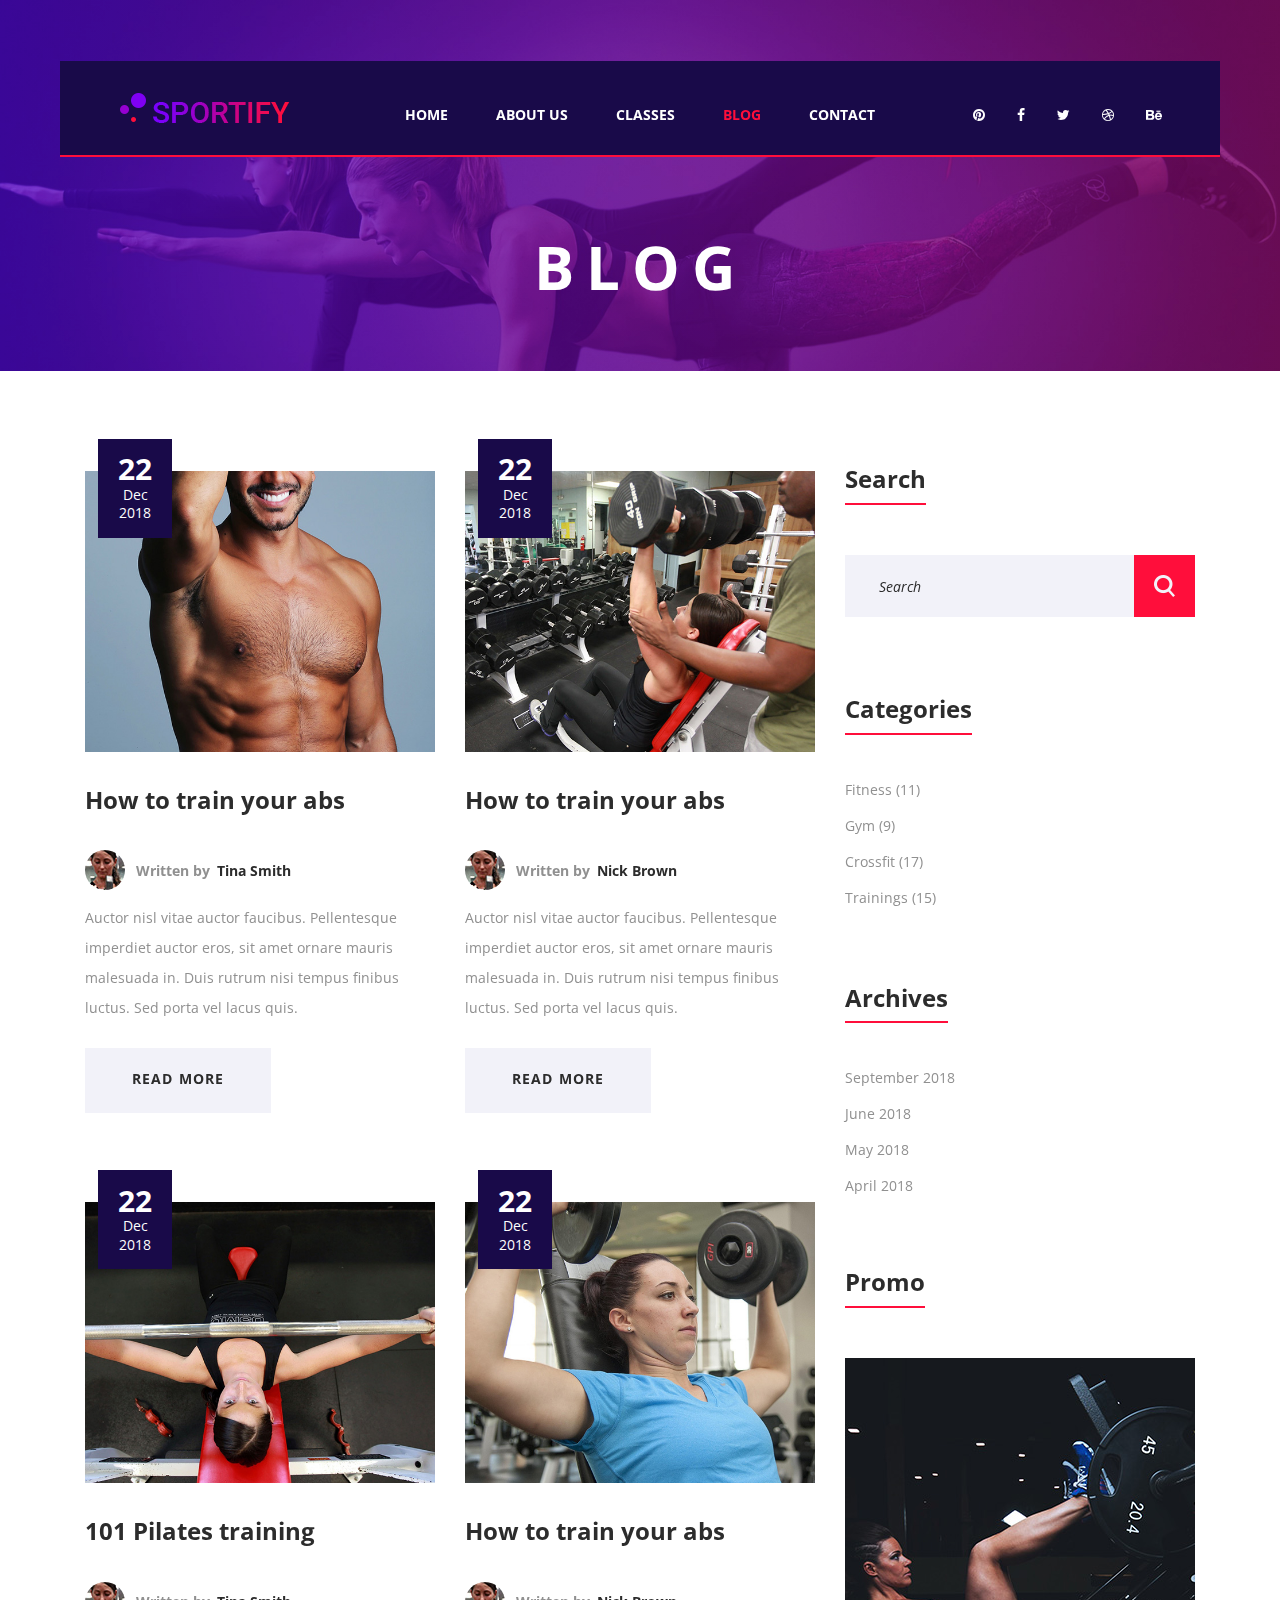
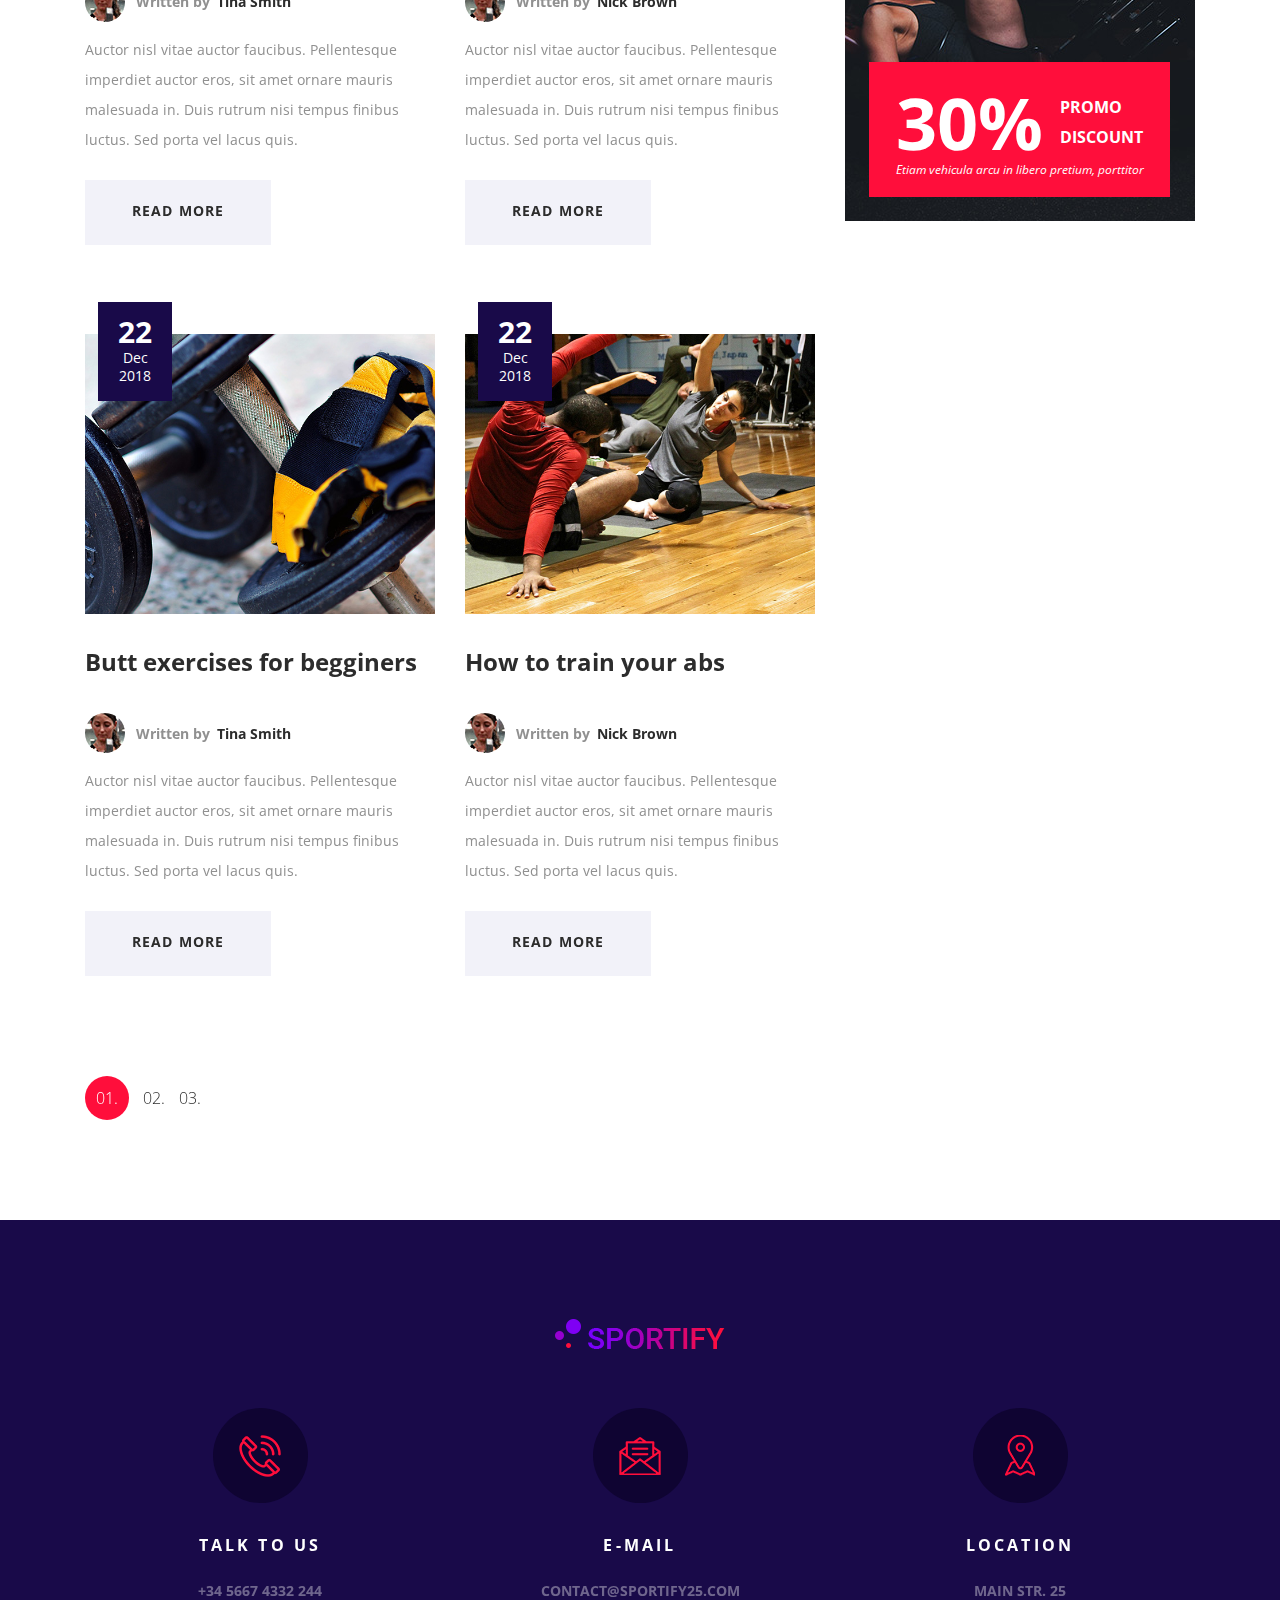
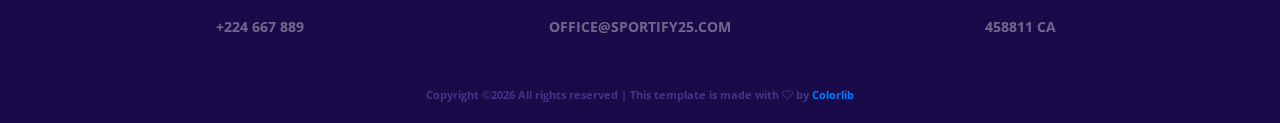
<file: HTML/sportify/blog.html>
<!DOCTYPE html>
<html lang="en">
<head>
<title>Blog</title>
<meta charset="utf-8">
<meta http-equiv="X-UA-Compatible" content="IE=edge">
<meta name="description" content="Sportify template project">
<meta name="viewport" content="width=device-width, initial-scale=1">
<link rel="stylesheet" type="text/css" href="styles/bootstrap-4.1.2/bootstrap.min.css">
<link href="plugins/font-awesome-4.7.0/css/font-awesome.min.css" rel="stylesheet" type="text/css">
<link rel="stylesheet" type="text/css" href="plugins/OwlCarousel2-2.3.4/owl.carousel.css">
<link rel="stylesheet" type="text/css" href="plugins/OwlCarousel2-2.3.4/owl.theme.default.css">
<link rel="stylesheet" type="text/css" href="plugins/OwlCarousel2-2.3.4/animate.css">
<link rel="stylesheet" type="text/css" href="styles/blog.css">
<link rel="stylesheet" type="text/css" href="styles/blog_responsive.css">
</head>
<body>

<div class="super_container">
	
	<!-- Header -->

	<header class="header">
		<div class="header_wrap d-flex flex-row align-items-center justify-content-center">
			
			<!-- Logo -->
			<div class="logo"><a href="#"><img src="images/logo_1.png" alt=""></a></div>

			<!-- Main Nav -->
			<nav class="main_nav">
				<ul class="d-flex flex-row align-items-center justify-content-center">
					<li><a href="index.html">home</a></li>
					<li><a href="about.html">about us</a></li>
					<li><a href="classes.html">classes</a></li>
					<li class="active"><a href="blog.html">blog</a></li>
					<li><a href="contact.html">contact</a></li>
				</ul>
			</nav>

			<!-- Social -->
			<div class="social header_social">
				<ul class="d-flex flex-row align-items-center justify-content-start">
					<li><a href="#"><i class="fa fa-pinterest" aria-hidden="true"></i></a></li>
					<li><a href="#"><i class="fa fa-facebook" aria-hidden="true"></i></a></li>
					<li><a href="#"><i class="fa fa-twitter" aria-hidden="true"></i></a></li>
					<li><a href="#"><i class="fa fa-dribbble" aria-hidden="true"></i></a></li>
					<li><a href="#"><i class="fa fa-behance" aria-hidden="true"></i></a></li>
				</ul>
			</div>

			<!-- Hamburger -->
			<div class="hamburger ml-auto"><i class="fa fa-bars" aria-hidden="true"></i></div>

		</div>
	</header>

	<!-- Fixed Header -->

	<header class="fixed_header">
		<div class="header_wrap d-flex flex-row align-items-center justify-content-center">
			
			<!-- Logo -->
			<div class="logo"><a href="#"><img src="images/logo_2.png" alt=""></a></div>

			<!-- Main Nav -->
			<nav class="main_nav">
				<ul class="d-flex flex-row align-items-center justify-content-center">
					<li><a href="index.html">home</a></li>
					<li><a href="about.html">about us</a></li>
					<li><a href="classes.html">classes</a></li>
					<li class="active"><a href="blog.html">blog</a></li>
					<li><a href="contact.html">contact</a></li>
				</ul>
			</nav>

			<!-- Social -->
			<div class="social header_social">
				<ul class="d-flex flex-row align-items-center justify-content-start">
					<li><a href="#"><i class="fa fa-pinterest" aria-hidden="true"></i></a></li>
					<li><a href="#"><i class="fa fa-facebook" aria-hidden="true"></i></a></li>
					<li><a href="#"><i class="fa fa-twitter" aria-hidden="true"></i></a></li>
					<li><a href="#"><i class="fa fa-dribbble" aria-hidden="true"></i></a></li>
					<li><a href="#"><i class="fa fa-behance" aria-hidden="true"></i></a></li>
				</ul>
			</div>

			<!-- Hamburger -->
			<div class="hamburger ml-auto"><i class="fa fa-bars" aria-hidden="true"></i></div>

		</div>
	</header>

	<!-- Menu -->

	<div class="menu">
		<div class="menu_door door_left"></div>
		<div class="menu_door door_right"></div>
		<div class="menu_content d-flex flex-column align-items-center justify-content-center">
			<div class="menu_close">close</div>
			<div class="menu_nav_container">
				<nav class="menu_nav text-center">
					<ul>
						<li><a href="index.html">home</a></li>
						<li><a href="about.html">about us</a></li>
						<li><a href="classes.html">classes</a></li>
						<li><a href="blog.html">blog</a></li>
						<li><a href="contact.html">contact</a></li>
					</ul>
				</nav>
			</div>
			<div class="social menu_social">
				<ul class="d-flex flex-row align-items-center justify-content-start">
					<li><a href="#"><i class="fa fa-pinterest" aria-hidden="true"></i></a></li>
					<li><a href="#"><i class="fa fa-facebook" aria-hidden="true"></i></a></li>
					<li><a href="#"><i class="fa fa-twitter" aria-hidden="true"></i></a></li>
					<li><a href="#"><i class="fa fa-dribbble" aria-hidden="true"></i></a></li>
					<li><a href="#"><i class="fa fa-behance" aria-hidden="true"></i></a></li>
				</ul>
			</div>
		</div>
	</div>

	<!-- Home -->

	<div class="home">
		<div class="parallax_background parallax-window" data-parallax="scroll" data-image-src="images/blog.jpg" data-speed="0.8"></div>
		<div class="home_overlay"></div>
		<div class="home_container d-flex flex-column align-items-center justify-content-center">
			<div class="home_title"><h1>blog</h1></div>
		</div>
	</div>

	<!-- Blog -->

	<div class="blog">
		<div class="container">
			<div class="row">
				
				<!-- Blog Posts -->
				<div class="col-lg-8">
					<div class="blog_posts d-flex flex-row align-items-start justify-content-between flex-wrap">
						
						<!-- Blog Post -->
						<div class="blog_post">
							<div class="blog_post_image">
								<a href="#"><img src="images/blog_1.jpg" alt=""></a>
								<div class="blog_post_date">
									<a href="#">
										<span class="d-flex flex-column align-items-center justify-content-center">
											<span>22</span>
											<span>Dec</span>
											<span>2018</span>
										</span>
									</a>
								</div>
							</div>
							<div class="blog_post_content">
								<div class="blog_post_title"><h3><a href="#">How to train your abs</a></h3></div>
								<div class="blog_post_info d-flex flex-row align-items-center justify-content-start">
									<div class="author_image"><img src="images/blog_post_author.jpg" alt=""></div>
									<div class="author_name">
										<span>Written by</span>
										<a href="#">Tina Smith</a>
									</div>
								</div>
								<div class="blog_post_text">
									<p>Auctor nisl vitae auctor faucibus. Pellentesque imperdiet auctor eros, sit amet ornare mauris malesuada in. Duis rutrum nisi tempus finibus luctus. Sed porta vel lacus quis.</p>
								</div>
								<div class="button blog_post_button"><a href="#">read more</a></div>
							</div>
						</div>

						<!-- Blog Post -->
						<div class="blog_post">
							<div class="blog_post_image">
								<a href="#"><img src="images/blog_2.jpg" alt=""></a>
								<div class="blog_post_date">
									<a href="#">
										<span class="d-flex flex-column align-items-center justify-content-center">
											<span>22</span>
											<span>Dec</span>
											<span>2018</span>
										</span>
									</a>
								</div>
							</div>
							<div class="blog_post_content">
								<div class="blog_post_title"><h3><a href="#">How to train your abs</a></h3></div>
								<div class="blog_post_info d-flex flex-row align-items-center justify-content-start">
									<div class="author_image"><img src="images/blog_post_author.jpg" alt=""></div>
									<div class="author_name">
										<span>Written by</span>
										<a href="#">Nick Brown</a>
									</div>
								</div>
								<div class="blog_post_text">
									<p>Auctor nisl vitae auctor faucibus. Pellentesque imperdiet auctor eros, sit amet ornare mauris malesuada in. Duis rutrum nisi tempus finibus luctus. Sed porta vel lacus quis.</p>
								</div>
								<div class="button blog_post_button"><a href="#">read more</a></div>
							</div>
						</div>

						<!-- Blog Post -->
						<div class="blog_post">
							<div class="blog_post_image">
								<a href="#"><img src="images/blog_3.jpg" alt=""></a>
								<div class="blog_post_date">
									<a href="#">
										<span class="d-flex flex-column align-items-center justify-content-center">
											<span>22</span>
											<span>Dec</span>
											<span>2018</span>
										</span>
									</a>
								</div>
							</div>
							<div class="blog_post_content">
								<div class="blog_post_title"><h3><a href="#">101 Pilates training</a></h3></div>
								<div class="blog_post_info d-flex flex-row align-items-center justify-content-start">
									<div class="author_image"><img src="images/blog_post_author.jpg" alt=""></div>
									<div class="author_name">
										<span>Written by</span>
										<a href="#">Tina Smith</a>
									</div>
								</div>
								<div class="blog_post_text">
									<p>Auctor nisl vitae auctor faucibus. Pellentesque imperdiet auctor eros, sit amet ornare mauris malesuada in. Duis rutrum nisi tempus finibus luctus. Sed porta vel lacus quis.</p>
								</div>
								<div class="button blog_post_button"><a href="#">read more</a></div>
							</div>
						</div>

						<!-- Blog Post -->
						<div class="blog_post">
							<div class="blog_post_image">
								<a href="#"><img src="images/blog_4.jpg" alt=""></a>
								<div class="blog_post_date">
									<a href="#">
										<span class="d-flex flex-column align-items-center justify-content-center">
											<span>22</span>
											<span>Dec</span>
											<span>2018</span>
										</span>
									</a>
								</div>
							</div>
							<div class="blog_post_content">
								<div class="blog_post_title"><h3><a href="#">How to train your abs</a></h3></div>
								<div class="blog_post_info d-flex flex-row align-items-center justify-content-start">
									<div class="author_image"><img src="images/blog_post_author.jpg" alt=""></div>
									<div class="author_name">
										<span>Written by</span>
										<a href="#">Nick Brown</a>
									</div>
								</div>
								<div class="blog_post_text">
									<p>Auctor nisl vitae auctor faucibus. Pellentesque imperdiet auctor eros, sit amet ornare mauris malesuada in. Duis rutrum nisi tempus finibus luctus. Sed porta vel lacus quis.</p>
								</div>
								<div class="button blog_post_button"><a href="#">read more</a></div>
							</div>
						</div>

						<!-- Blog Post -->
						<div class="blog_post">
							<div class="blog_post_image">
								<a href="#"><img src="images/blog_5.jpg" alt=""></a>
								<div class="blog_post_date">
									<a href="#">
										<span class="d-flex flex-column align-items-center justify-content-center">
											<span>22</span>
											<span>Dec</span>
											<span>2018</span>
										</span>
									</a>
								</div>
							</div>
							<div class="blog_post_content">
								<div class="blog_post_title"><h3><a href="#">Butt exercises for begginers</a></h3></div>
								<div class="blog_post_info d-flex flex-row align-items-center justify-content-start">
									<div class="author_image"><img src="images/blog_post_author.jpg" alt=""></div>
									<div class="author_name">
										<span>Written by</span>
										<a href="#">Tina Smith</a>
									</div>
								</div>
								<div class="blog_post_text">
									<p>Auctor nisl vitae auctor faucibus. Pellentesque imperdiet auctor eros, sit amet ornare mauris malesuada in. Duis rutrum nisi tempus finibus luctus. Sed porta vel lacus quis.</p>
								</div>
								<div class="button blog_post_button"><a href="#">read more</a></div>
							</div>
						</div>

						<!-- Blog Post -->
						<div class="blog_post">
							<div class="blog_post_image">
								<a href="#"><img src="images/blog_6.jpg" alt=""></a>
								<div class="blog_post_date">
									<a href="#">
										<span class="d-flex flex-column align-items-center justify-content-center">
											<span>22</span>
											<span>Dec</span>
											<span>2018</span>
										</span>
									</a>
								</div>
							</div>
							<div class="blog_post_content">
								<div class="blog_post_title"><h3><a href="#">How to train your abs</a></h3></div>
								<div class="blog_post_info d-flex flex-row align-items-center justify-content-start">
									<div class="author_image"><img src="images/blog_post_author.jpg" alt=""></div>
									<div class="author_name">
										<span>Written by</span>
										<a href="#">Nick Brown</a>
									</div>
								</div>
								<div class="blog_post_text">
									<p>Auctor nisl vitae auctor faucibus. Pellentesque imperdiet auctor eros, sit amet ornare mauris malesuada in. Duis rutrum nisi tempus finibus luctus. Sed porta vel lacus quis.</p>
								</div>
								<div class="button blog_post_button"><a href="#">read more</a></div>
							</div>
						</div>

					</div>

					<!-- Page nav -->
					<div class="page_nav">
						<ul class="d-flex flex-row align-items-center justify-content-start flex-wrap">
							<li class="active"><a href="#">01.</a></li>
							<li><a href="#">02.</a></li>
							<li><a href="#">03.</a></li>
						</ul>
					</div>
				</div>

				<!-- Sidebar -->
				<div class="col-lg-4">
					<div class="sidebar">
						
						<!-- Search -->
						<div class="sidebar_search">
							<div class="sidebar_title">Search</div>
							<form action="#" class="sidebar_search_form">
								<input type="text" class="sidebar_search_input" placeholder="Search" required="required">
								<button class="sidebar_search_button"><img src="images/search.png" alt=""></button>
							</form>
						</div>

						<!-- Categories -->
						<div class="categories">
							<div class="sidebar_title">Categories</div>
							<div class="sidebar_list">
								<ul>
									<li><a href="#">Fitness (11)</a></li>
									<li><a href="#">Gym (9)</a></li>
									<li><a href="#">Crossfit (17)</a></li>
									<li><a href="#">Trainings (15)</a></li>
								</ul>
							</div>
						</div>

						<!-- Archives -->
						<div class="archives">
							<div class="sidebar_title">Archives</div>
							<div class="sidebar_list">
								<ul>
									<li><a href="#">September 2018</a></li>
									<li><a href="#">June 2018</a></li>
									<li><a href="#">May 2018</a></li>
									<li><a href="#">April 2018</a></li>
								</ul>
							</div>
						</div>

						<!-- Promo -->
						<div class="promo">
							<div class="sidebar_title">Promo</div>
							<div class="promo_content">
								<div class="background_image" style="background-image:url(images/promo.jpg)"></div>
								<a href="#">
									<span class="promo_box">
										<span class="d-flex flex-row align-items-center justify-content-start">
											<span>30%</span>
											<span>
												<span>promo</span>
												<span>discount</span>
											</span>
										</span>
										<span class="promo_text">Etiam vehicula arcu in libero pretium, porttitor</span>
									</span>
								</a>
							</div>
						</div>

					</div>
				</div>

			</div>
		</div>
	</div>

	<!-- Footer -->

	<footer class="footer">
		<div class="footer_content">
			<div class="container">
				<div class="row">
					<div class="col">
						<div class="footer_logo text-center"><a href="#"><img src="images/logo_3.png" alt=""></a></div>
					</div>
				</div>
				<div class="row footer_row">
					<div class="col-lg-4 footer_col">
						<div class="footer_item text-center">
							<div class="footer_icon d-flex flex-column align-items-center justify-content-center ml-auto mr-auto">
								<div><img src="images/phone.png" alt=""></div>
							</div>
							<div class="footer_title">talk to us</div>
							<div class="footer_list">
								<ul>
									<li>+34 5667 4332 244</li>
									<li>+224 667 889</li>
								</ul>
							</div>
						</div>
					</div>
					<div class="col-lg-4 footer_col">
						<div class="footer_item text-center">
							<div class="footer_icon d-flex flex-column align-items-center justify-content-center ml-auto mr-auto">
								<div><img src="images/mail.png" alt=""></div>
							</div>
							<div class="footer_title">e-mail</div>
							<div class="footer_list">
								<ul>
									<li>Contact@sportify25.com</li>
									<li>office@sportify25.com</li>
								</ul>
							</div>
						</div>
					</div>
					<div class="col-lg-4 footer_col">
						<div class="footer_item text-center">
							<div class="footer_icon d-flex flex-column align-items-center justify-content-center ml-auto mr-auto">
								<div><img src="images/contact.png" alt=""></div>
							</div>
							<div class="footer_title">location</div>
							<div class="footer_list">
								<ul>
									<li>MAin str. 25</li>
									<li>458811 CA</li>
								</ul>
							</div>
						</div>
					</div>
				</div>
			</div>
		</div>
		<div class="footer_bar d-flex flex-row align-items-center justify-content-center">
			<div class="copyright"><!-- Link back to Colorlib can't be removed. Template is licensed under CC BY 3.0. -->
Copyright &copy;<script>document.write(new Date().getFullYear());</script> All rights reserved | This template is made with <i class="fa fa-heart-o" aria-hidden="true"></i> by <a href="https://colorlib.com" target="_blank">Colorlib</a>
<!-- Link back to Colorlib can't be removed. Template is licensed under CC BY 3.0. --></div>
		</div>
	</footer>
</div>

<script src="js/jquery-3.3.1.min.js"></script>
<script src="styles/bootstrap-4.1.2/popper.js"></script>
<script src="styles/bootstrap-4.1.2/bootstrap.min.js"></script>
<script src="plugins/greensock/TweenMax.min.js"></script>
<script src="plugins/greensock/TimelineMax.min.js"></script>
<script src="plugins/scrollmagic/ScrollMagic.min.js"></script>
<script src="plugins/greensock/animation.gsap.min.js"></script>
<script src="plugins/greensock/ScrollToPlugin.min.js"></script>
<script src="plugins/OwlCarousel2-2.3.4/owl.carousel.js"></script>
<script src="plugins/easing/easing.js"></script>
<script src="plugins/progressbar/progressbar.min.js"></script>
<script src="plugins/parallax-js-master/parallax.min.js"></script>
<script src="js/blog.js"></script>
</body>
</html>
</file>
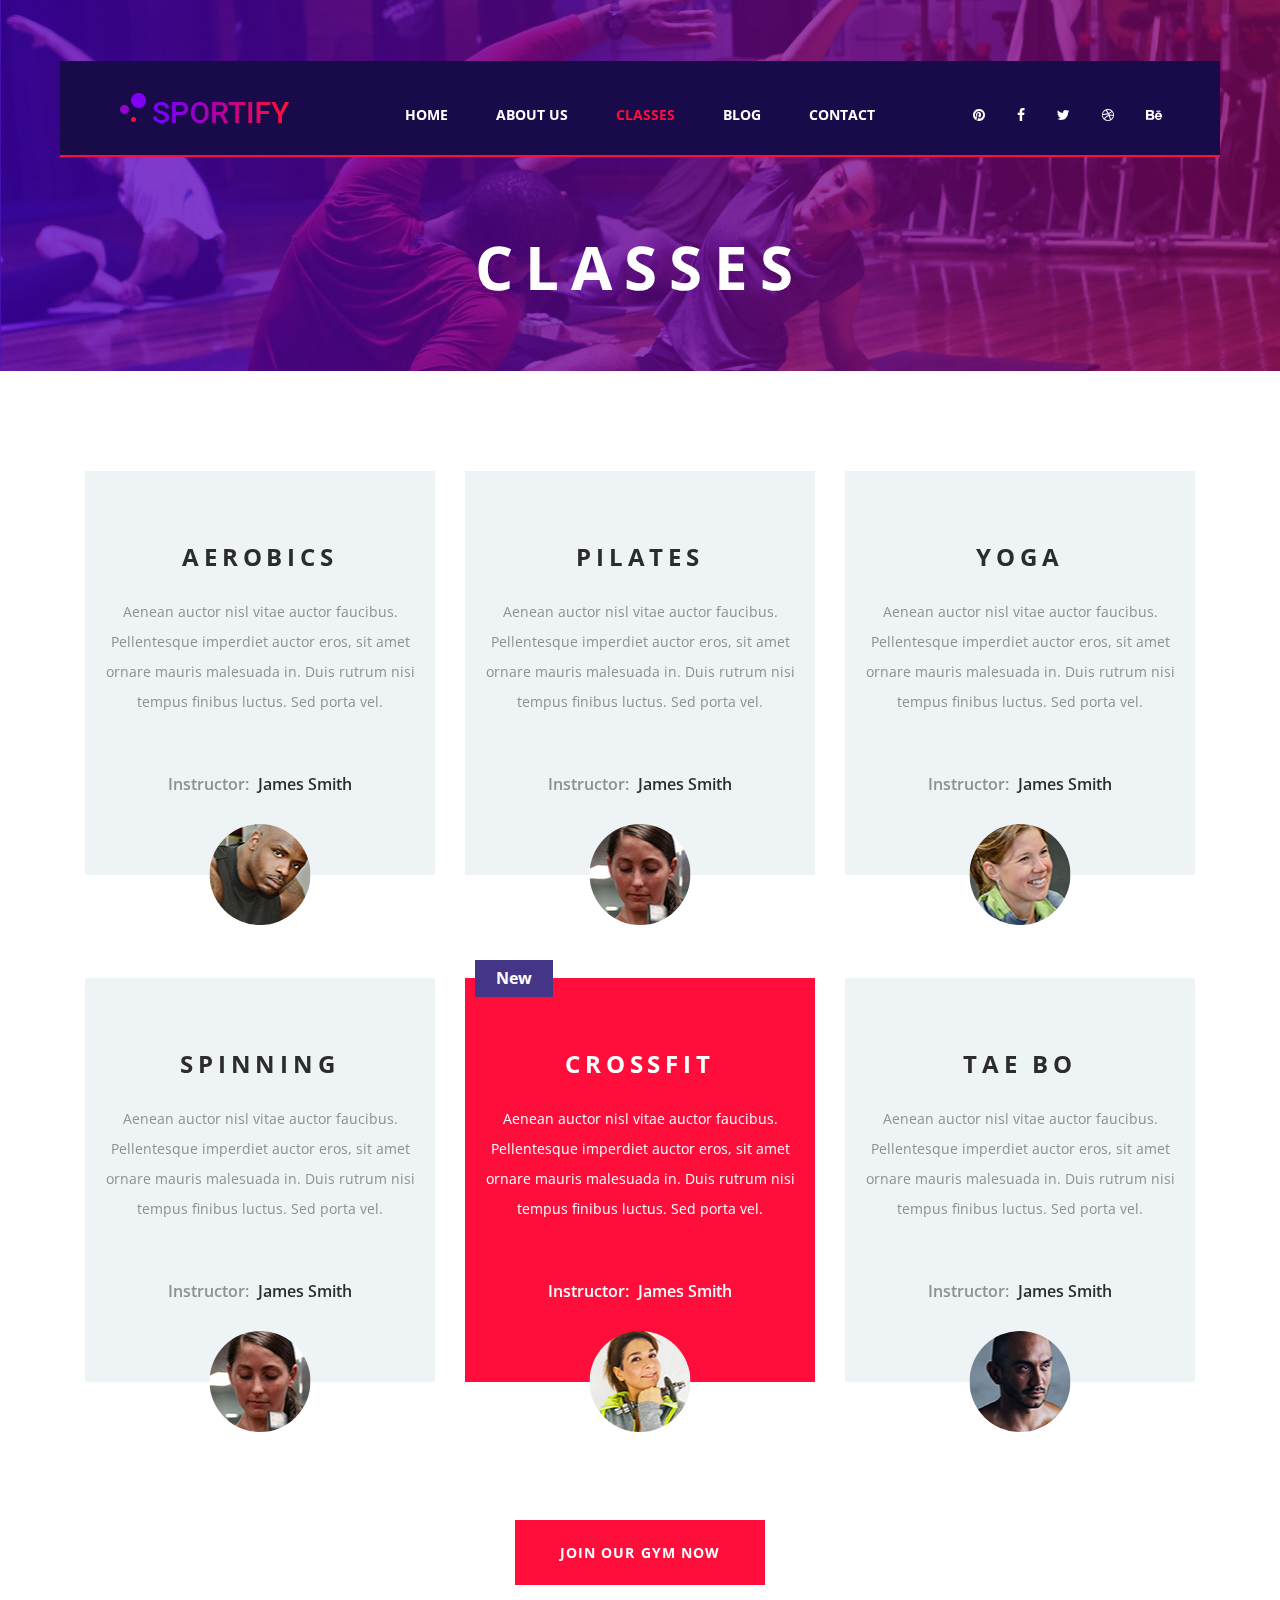
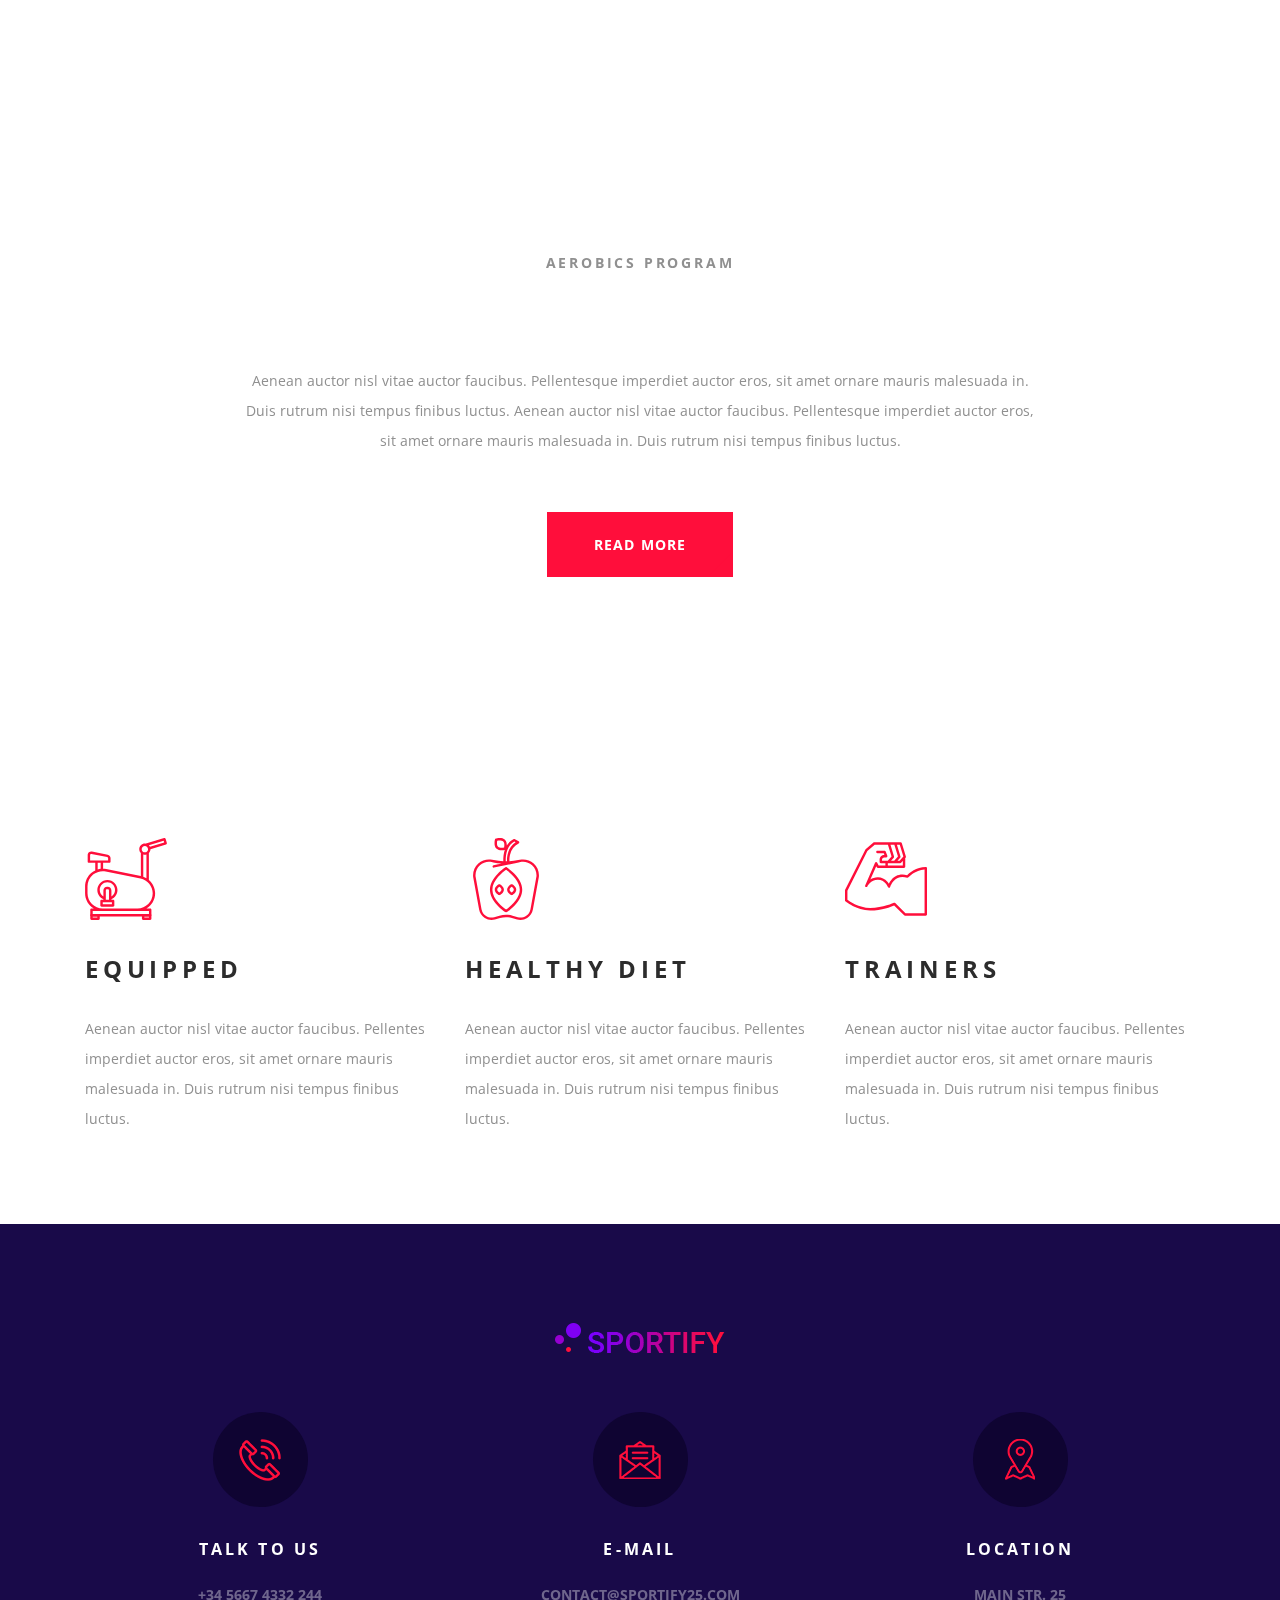
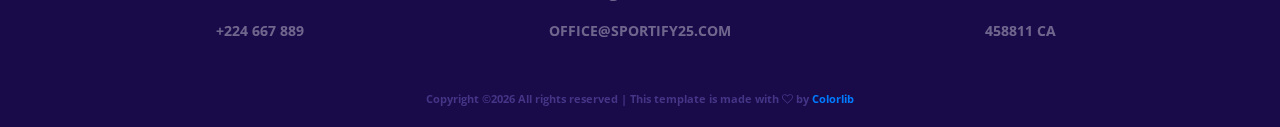
<file: HTML/sportify/classes.html>
<!DOCTYPE html>
<html lang="en">
<head>
<title>Classes</title>
<meta charset="utf-8">
<meta http-equiv="X-UA-Compatible" content="IE=edge">
<meta name="description" content="Sportify template project">
<meta name="viewport" content="width=device-width, initial-scale=1">
<link rel="stylesheet" type="text/css" href="styles/bootstrap-4.1.2/bootstrap.min.css">
<link href="plugins/font-awesome-4.7.0/css/font-awesome.min.css" rel="stylesheet" type="text/css">
<link rel="stylesheet" type="text/css" href="plugins/OwlCarousel2-2.3.4/owl.carousel.css">
<link rel="stylesheet" type="text/css" href="plugins/OwlCarousel2-2.3.4/owl.theme.default.css">
<link rel="stylesheet" type="text/css" href="plugins/OwlCarousel2-2.3.4/animate.css">
<link rel="stylesheet" type="text/css" href="styles/classes.css">
<link rel="stylesheet" type="text/css" href="styles/classes_responsive.css">
</head>
<body>

<div class="super_container">
	
	<!-- Header -->

	<header class="header">
		<div class="header_wrap d-flex flex-row align-items-center justify-content-center">
			
			<!-- Logo -->
			<div class="logo"><a href="#"><img src="images/logo_1.png" alt=""></a></div>

			<!-- Main Nav -->
			<nav class="main_nav">
				<ul class="d-flex flex-row align-items-center justify-content-center">
					<li><a href="index.html">home</a></li>
					<li><a href="about.html">about us</a></li>
					<li class="active"><a href="classes.html">classes</a></li>
					<li><a href="blog.html">blog</a></li>
					<li><a href="contact.html">contact</a></li>
				</ul>
			</nav>

			<!-- Social -->
			<div class="social header_social">
				<ul class="d-flex flex-row align-items-center justify-content-start">
					<li><a href="#"><i class="fa fa-pinterest" aria-hidden="true"></i></a></li>
					<li><a href="#"><i class="fa fa-facebook" aria-hidden="true"></i></a></li>
					<li><a href="#"><i class="fa fa-twitter" aria-hidden="true"></i></a></li>
					<li><a href="#"><i class="fa fa-dribbble" aria-hidden="true"></i></a></li>
					<li><a href="#"><i class="fa fa-behance" aria-hidden="true"></i></a></li>
				</ul>
			</div>

			<!-- Hamburger -->
			<div class="hamburger ml-auto"><i class="fa fa-bars" aria-hidden="true"></i></div>

		</div>
	</header>

	<!-- Fixed Header -->

	<header class="fixed_header">
		<div class="header_wrap d-flex flex-row align-items-center justify-content-center">
			
			<!-- Logo -->
			<div class="logo"><a href="#"><img src="images/logo_2.png" alt=""></a></div>

			<!-- Main Nav -->
			<nav class="main_nav">
				<ul class="d-flex flex-row align-items-center justify-content-center">
					<li><a href="index.html">home</a></li>
					<li><a href="about.html">about us</a></li>
					<li class="active"><a href="classes.html">classes</a></li>
					<li><a href="blog.html">blog</a></li>
					<li><a href="contact.html">contact</a></li>
				</ul>
			</nav>

			<!-- Social -->
			<div class="social header_social">
				<ul class="d-flex flex-row align-items-center justify-content-start">
					<li><a href="#"><i class="fa fa-pinterest" aria-hidden="true"></i></a></li>
					<li><a href="#"><i class="fa fa-facebook" aria-hidden="true"></i></a></li>
					<li><a href="#"><i class="fa fa-twitter" aria-hidden="true"></i></a></li>
					<li><a href="#"><i class="fa fa-dribbble" aria-hidden="true"></i></a></li>
					<li><a href="#"><i class="fa fa-behance" aria-hidden="true"></i></a></li>
				</ul>
			</div>

			<!-- Hamburger -->
			<div class="hamburger ml-auto"><i class="fa fa-bars" aria-hidden="true"></i></div>

		</div>
	</header>

	<!-- Menu -->

	<div class="menu">
		<div class="menu_door door_left"></div>
		<div class="menu_door door_right"></div>
		<div class="menu_content d-flex flex-column align-items-center justify-content-center">
			<div class="menu_close">close</div>
			<div class="menu_nav_container">
				<nav class="menu_nav text-center">
					<ul>
						<li><a href="index.html">home</a></li>
						<li><a href="about.html">about us</a></li>
						<li><a href="classes.html">classes</a></li>
						<li><a href="blog.html">blog</a></li>
						<li><a href="contact.html">contact</a></li>
					</ul>
				</nav>
			</div>
			<div class="social menu_social">
				<ul class="d-flex flex-row align-items-center justify-content-start">
					<li><a href="#"><i class="fa fa-pinterest" aria-hidden="true"></i></a></li>
					<li><a href="#"><i class="fa fa-facebook" aria-hidden="true"></i></a></li>
					<li><a href="#"><i class="fa fa-twitter" aria-hidden="true"></i></a></li>
					<li><a href="#"><i class="fa fa-dribbble" aria-hidden="true"></i></a></li>
					<li><a href="#"><i class="fa fa-behance" aria-hidden="true"></i></a></li>
				</ul>
			</div>
		</div>
	</div>

	<!-- Home -->

	<div class="home">
		<div class="parallax_background parallax-window" data-parallax="scroll" data-image-src="images/classes.jpg" data-speed="0.8"></div>
		<div class="home_overlay"></div>
		<div class="home_container d-flex flex-column align-items-center justify-content-center">
			<div class="home_title"><h1>classes</h1></div>
		</div>
	</div>

	<!-- Classes -->

	<div class="classes">
		<div class="container">
			<div class="row">
				
				<!-- Class -->
				<div class="col-xl-4 col-md-6">
					<div class="class_box text-center">
						<div>
							<div class="classes_title"><h3>aerobics</h3></div>
							<div class="classes_text">
								<p>Aenean auctor nisl vitae auctor faucibus. Pellentesque imperdiet auctor eros, sit amet ornare mauris malesuada in. Duis rutrum nisi tempus finibus luctus. Sed porta vel.</p>
							</div>
							<div class="classes_instructor"><span>Instructor: </span><a href="#">James Smith</a></div>
							<div class="class_image"><a href="#"><img src="images/instructor_1.jpg" alt=""></a></div>
						</div>
					</div>
				</div>

				<!-- Class -->
				<div class="col-xl-4 col-md-6">
					<div class="class_box text-center">
						<div>
							<div class="classes_title"><h3>pilates</h3></div>
							<div class="classes_text">
								<p>Aenean auctor nisl vitae auctor faucibus. Pellentesque imperdiet auctor eros, sit amet ornare mauris malesuada in. Duis rutrum nisi tempus finibus luctus. Sed porta vel.</p>
							</div>
							<div class="classes_instructor"><span>Instructor: </span><a href="#">James Smith</a></div>
							<div class="class_image"><a href="#"><img src="images/instructor_2.jpg" alt=""></a></div>
						</div>
					</div>
				</div>

				<!-- Class -->
				<div class="col-xl-4 col-md-6">
					<div class="class_box text-center">
						<div>
							<div class="classes_title"><h3>yoga</h3></div>
							<div class="classes_text">
								<p>Aenean auctor nisl vitae auctor faucibus. Pellentesque imperdiet auctor eros, sit amet ornare mauris malesuada in. Duis rutrum nisi tempus finibus luctus. Sed porta vel.</p>
							</div>
							<div class="classes_instructor"><span>Instructor: </span><a href="#">James Smith</a></div>
							<div class="class_image"><a href="#"><img src="images/instructor_3.jpg" alt=""></a></div>
						</div>
					</div>
				</div>

				<!-- Class -->
				<div class="col-xl-4 col-md-6">
					<div class="class_box text-center">
						<div>
							<div class="classes_title"><h3>spinning</h3></div>
							<div class="classes_text">
								<p>Aenean auctor nisl vitae auctor faucibus. Pellentesque imperdiet auctor eros, sit amet ornare mauris malesuada in. Duis rutrum nisi tempus finibus luctus. Sed porta vel.</p>
							</div>
							<div class="classes_instructor"><span>Instructor: </span><a href="#">James Smith</a></div>
							<div class="class_image"><a href="#"><img src="images/instructor_2.jpg" alt=""></a></div>
						</div>
					</div>
				</div>

				<!-- Class -->
				<div class="col-xl-4 col-md-6">
					<div class="class_box text-center new_class">
						<div>
							<div class="classes_title"><h3>crossfit</h3></div>
							<div class="classes_text">
								<p>Aenean auctor nisl vitae auctor faucibus. Pellentesque imperdiet auctor eros, sit amet ornare mauris malesuada in. Duis rutrum nisi tempus finibus luctus. Sed porta vel.</p>
							</div>
							<div class="classes_instructor"><span>Instructor: </span><a href="#">James Smith</a></div>
							<div class="class_image"><a href="#"><img src="images/instructor_4.jpg" alt=""></a></div>
						</div>
					</div>
				</div>

				<!-- Class -->
				<div class="col-xl-4 col-md-6">
					<div class="class_box text-center">
						<div>
							<div class="classes_title"><h3>tae bo</h3></div>
							<div class="classes_text">
								<p>Aenean auctor nisl vitae auctor faucibus. Pellentesque imperdiet auctor eros, sit amet ornare mauris malesuada in. Duis rutrum nisi tempus finibus luctus. Sed porta vel.</p>
							</div>
							<div class="classes_instructor"><span>Instructor: </span><a href="#">James Smith</a></div>
							<div class="class_image"><a href="#"><img src="images/instructor_5.jpg" alt=""></a></div>
						</div>
					</div>
				</div>

			</div>
			<div class="row">
				<div class="col">
					<div class="button classes_button ml-auto mr-auto"><a href="#">join our gym now</a></div>
				</div>
			</div>
		</div>
	</div>

	<!-- CTA -->

	<div class="cta">
		<div class="parallax_background parallax-window" data-parallax="scroll" data-image-src="images/cta_3.jpg" data-speed="0.8"></div>
		<div class="container">
			<div class="row">
				<div class="col-xl-10 offset-xl-1">
					<div class="cta_content">
						<div class="section_title_container text-center">
							<div class="section_subtitle">aerobics program</div>
							<div class="section_title"><h1>get a discount</h1></div>
						</div>
						<div class="cta_text text-center">
							<p>Aenean auctor nisl vitae auctor faucibus. Pellentesque imperdiet auctor eros, sit amet ornare mauris malesuada in. Duis rutrum nisi tempus finibus luctus. Aenean auctor nisl vitae auctor faucibus. Pellentesque imperdiet auctor eros, sit amet ornare mauris malesuada in. Duis rutrum nisi tempus finibus luctus.</p>
						</div>
						<div class="button cta_button ml-auto mr-auto"><a href="#">read more</a></div>
					</div>
				</div>
			</div>
		</div>
	</div>

	<!-- Icon Boxes -->

	<div class="icon_boxes">
		<div class="container">
			<div class="row">
				
				<!-- Icon Box -->
				<div class="col-lg-4">
					<div class="icon_box">
						<div class="icon_box_icon"><img src="images/icon_4.svg" alt=""></div>
						<div class="icon_box_title"><h3>Equipped</h3></div>
						<div class="icon_box_text">
							<p>Aenean auctor nisl vitae auctor faucibus. Pellentes imperdiet auctor eros, sit amet ornare mauris malesuada in. Duis rutrum nisi tempus finibus luctus.</p>
						</div>
					</div>
				</div>

				<!-- Icon Box -->
				<div class="col-lg-4">
					<div class="icon_box">
						<div class="icon_box_icon"><img src="images/icon_5.svg" alt=""></div>
						<div class="icon_box_title"><h3>Healthy Diet</h3></div>
						<div class="icon_box_text">
							<p>Aenean auctor nisl vitae auctor faucibus. Pellentes imperdiet auctor eros, sit amet ornare mauris malesuada in. Duis rutrum nisi tempus finibus luctus.</p>
						</div>
					</div>
				</div>

				<!-- Icon Box -->
				<div class="col-lg-4">
					<div class="icon_box">
						<div class="icon_box_icon"><img src="images/icon_6.svg" alt=""></div>
						<div class="icon_box_title"><h3>Trainers</h3></div>
						<div class="icon_box_text">
							<p>Aenean auctor nisl vitae auctor faucibus. Pellentes imperdiet auctor eros, sit amet ornare mauris malesuada in. Duis rutrum nisi tempus finibus luctus.</p>
						</div>
					</div>
				</div>

			</div>
		</div>
	</div>

	<!-- Footer -->

	<footer class="footer">
		<div class="footer_content">
			<div class="container">
				<div class="row">
					<div class="col">
						<div class="footer_logo text-center"><a href="#"><img src="images/logo_3.png" alt=""></a></div>
					</div>
				</div>
				<div class="row footer_row">
					<div class="col-lg-4 footer_col">
						<div class="footer_item text-center">
							<div class="footer_icon d-flex flex-column align-items-center justify-content-center ml-auto mr-auto">
								<div><img src="images/phone.png" alt=""></div>
							</div>
							<div class="footer_title">talk to us</div>
							<div class="footer_list">
								<ul>
									<li>+34 5667 4332 244</li>
									<li>+224 667 889</li>
								</ul>
							</div>
						</div>
					</div>
					<div class="col-lg-4 footer_col">
						<div class="footer_item text-center">
							<div class="footer_icon d-flex flex-column align-items-center justify-content-center ml-auto mr-auto">
								<div><img src="images/mail.png" alt=""></div>
							</div>
							<div class="footer_title">e-mail</div>
							<div class="footer_list">
								<ul>
									<li>Contact@sportify25.com</li>
									<li>office@sportify25.com</li>
								</ul>
							</div>
						</div>
					</div>
					<div class="col-lg-4 footer_col">
						<div class="footer_item text-center">
							<div class="footer_icon d-flex flex-column align-items-center justify-content-center ml-auto mr-auto">
								<div><img src="images/contact.png" alt=""></div>
							</div>
							<div class="footer_title">location</div>
							<div class="footer_list">
								<ul>
									<li>MAin str. 25</li>
									<li>458811 CA</li>
								</ul>
							</div>
						</div>
					</div>
				</div>
			</div>
		</div>
		<div class="footer_bar d-flex flex-row align-items-center justify-content-center">
			<div class="copyright"><!-- Link back to Colorlib can't be removed. Template is licensed under CC BY 3.0. -->
Copyright &copy;<script>document.write(new Date().getFullYear());</script> All rights reserved | This template is made with <i class="fa fa-heart-o" aria-hidden="true"></i> by <a href="https://colorlib.com" target="_blank">Colorlib</a>
<!-- Link back to Colorlib can't be removed. Template is licensed under CC BY 3.0. --></div>
		</div>
	</footer>
</div>

<script src="js/jquery-3.3.1.min.js"></script>
<script src="styles/bootstrap-4.1.2/popper.js"></script>
<script src="styles/bootstrap-4.1.2/bootstrap.min.js"></script>
<script src="plugins/greensock/TweenMax.min.js"></script>
<script src="plugins/greensock/TimelineMax.min.js"></script>
<script src="plugins/scrollmagic/ScrollMagic.min.js"></script>
<script src="plugins/greensock/animation.gsap.min.js"></script>
<script src="plugins/greensock/ScrollToPlugin.min.js"></script>
<script src="plugins/OwlCarousel2-2.3.4/owl.carousel.js"></script>
<script src="plugins/easing/easing.js"></script>
<script src="plugins/progressbar/progressbar.min.js"></script>
<script src="plugins/parallax-js-master/parallax.min.js"></script>
<script src="js/classes.js"></script>
</body>
</html>
</file>
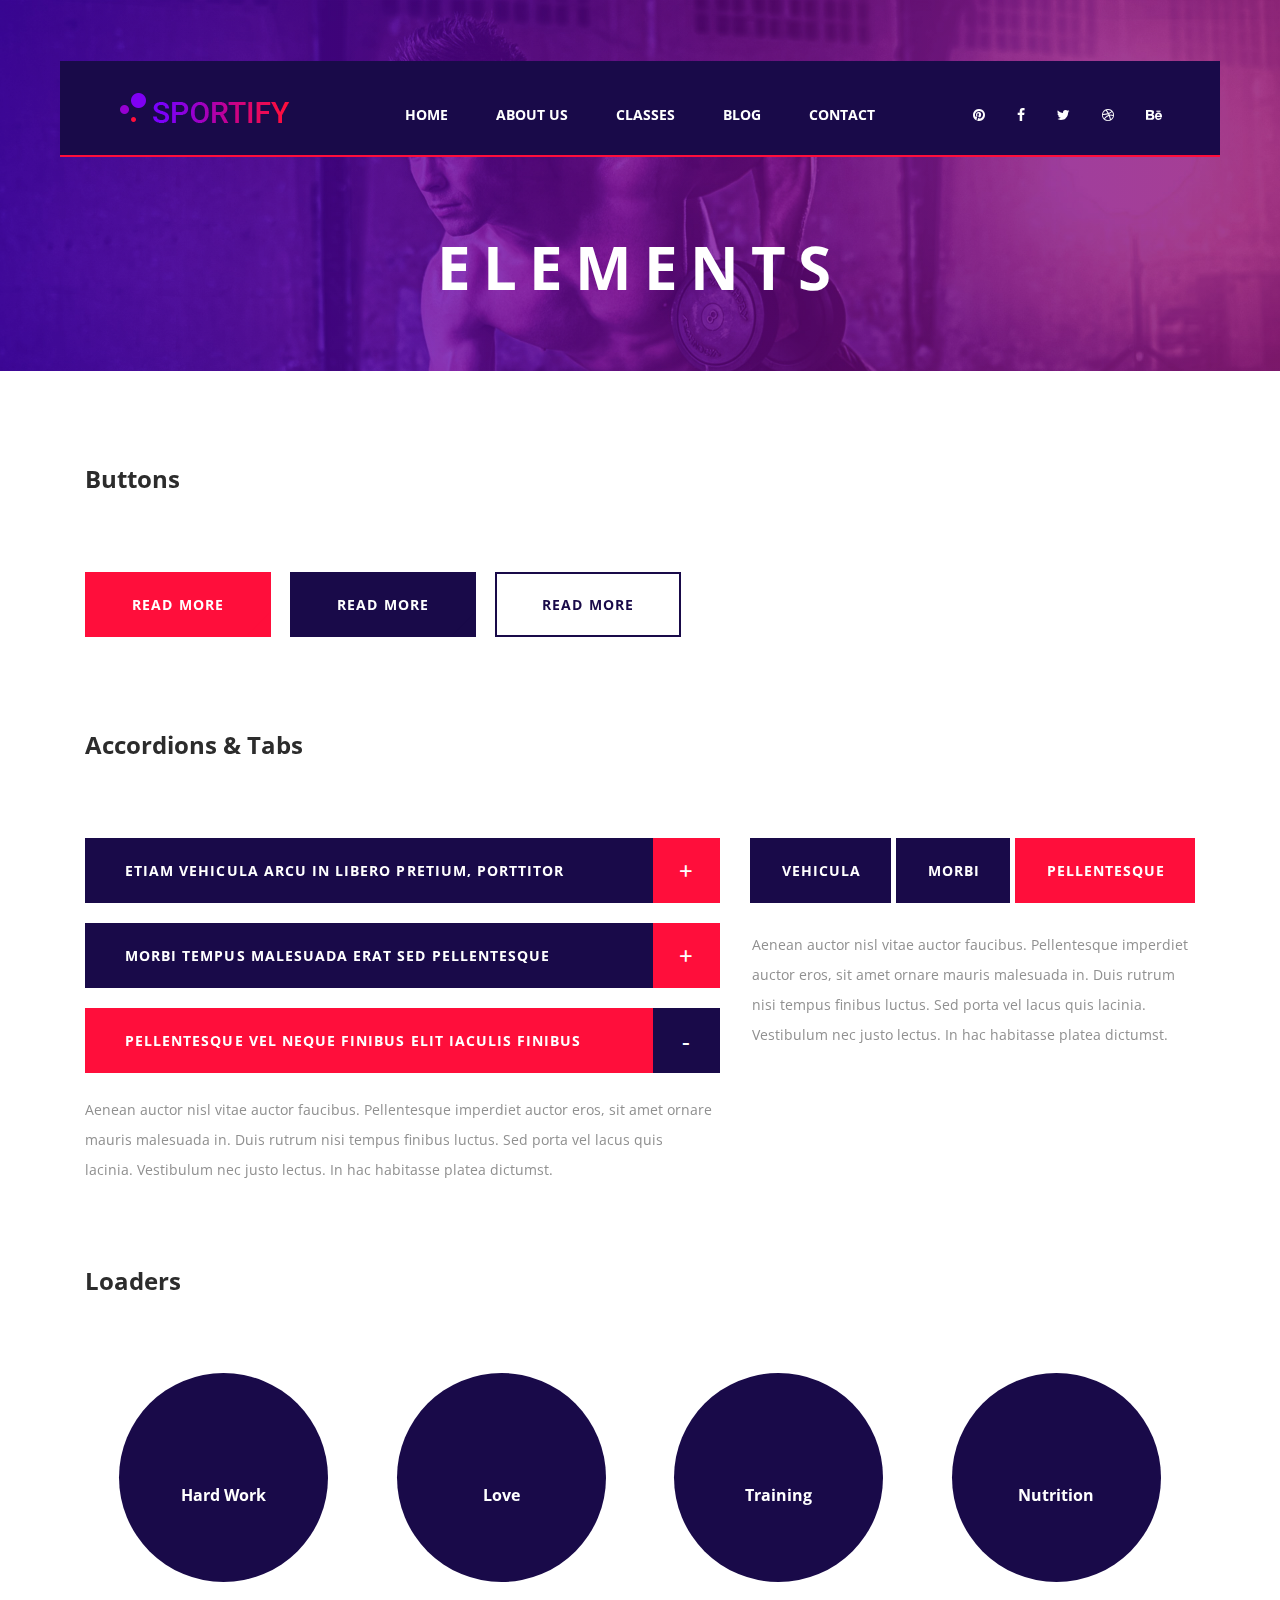
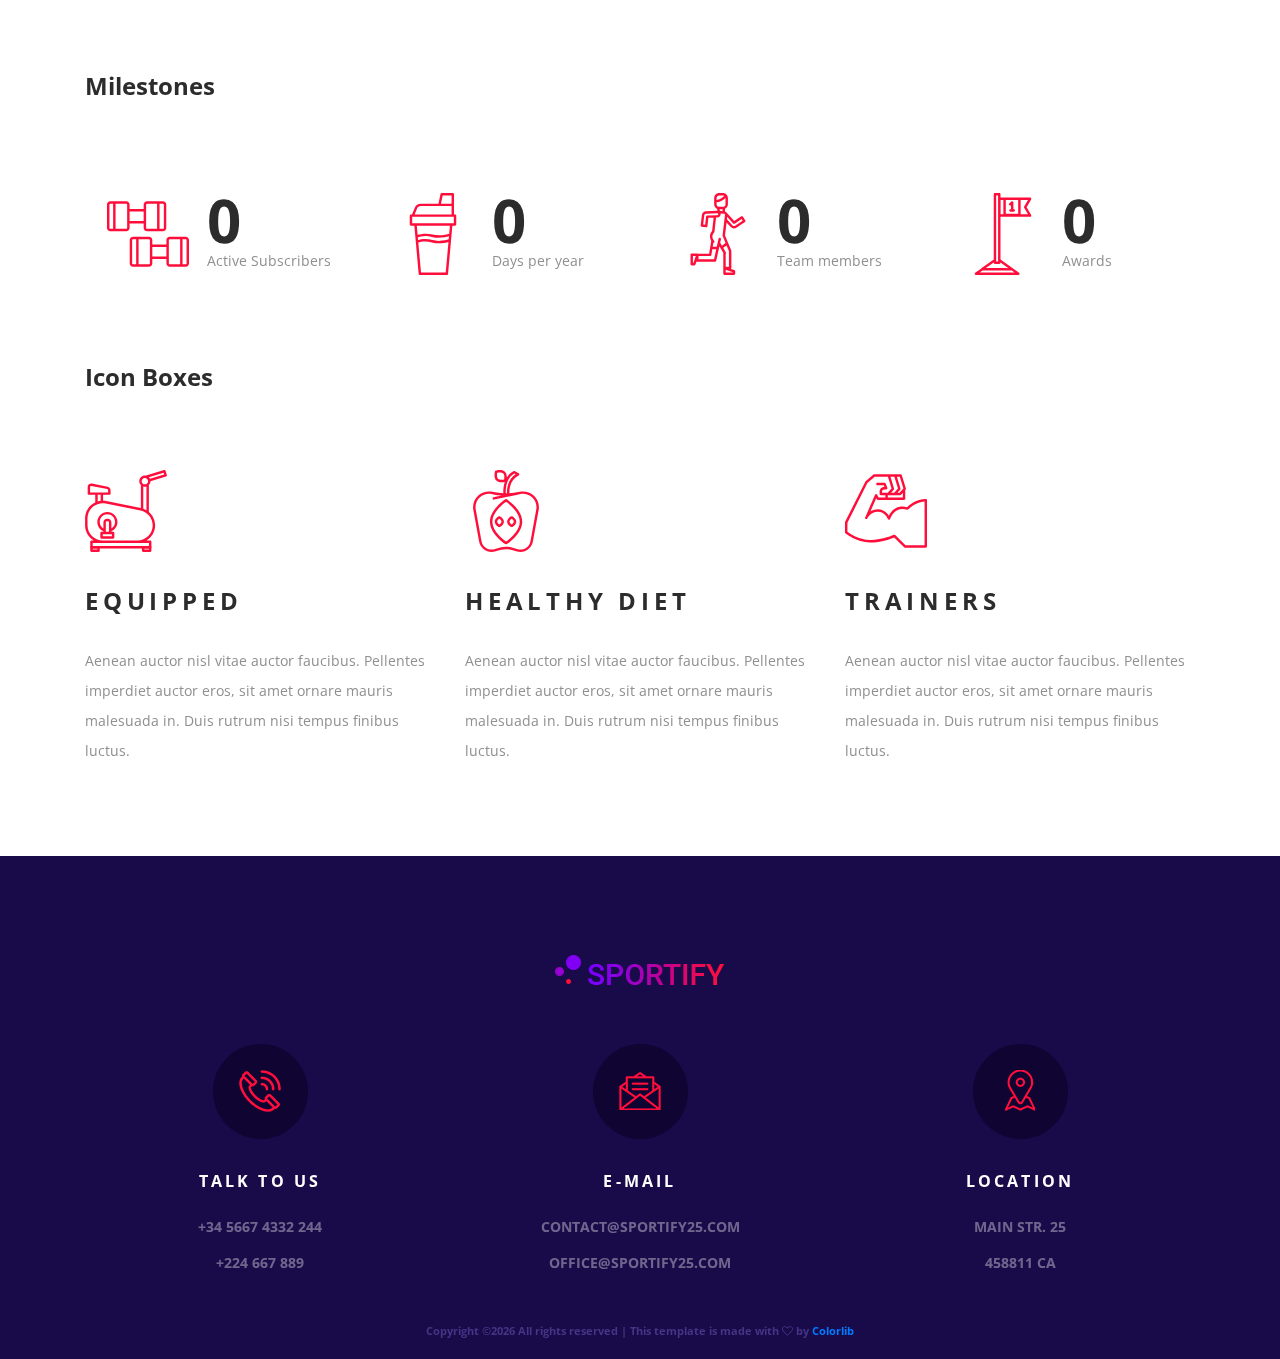
<file: HTML/sportify/elements.html>
<!DOCTYPE html>
<html lang="en">
<head>
<title>Elements</title>
<meta charset="utf-8">
<meta http-equiv="X-UA-Compatible" content="IE=edge">
<meta name="description" content="Sportify template project">
<meta name="viewport" content="width=device-width, initial-scale=1">
<link rel="stylesheet" type="text/css" href="styles/bootstrap-4.1.2/bootstrap.min.css">
<link href="plugins/font-awesome-4.7.0/css/font-awesome.min.css" rel="stylesheet" type="text/css">
<link rel="stylesheet" type="text/css" href="plugins/OwlCarousel2-2.3.4/owl.carousel.css">
<link rel="stylesheet" type="text/css" href="plugins/OwlCarousel2-2.3.4/owl.theme.default.css">
<link rel="stylesheet" type="text/css" href="plugins/OwlCarousel2-2.3.4/animate.css">
<link rel="stylesheet" type="text/css" href="styles/elements.css">
<link rel="stylesheet" type="text/css" href="styles/elements_responsive.css">
</head>
<body>

<div class="super_container">
	
	<!-- Header -->

	<header class="header">
		<div class="header_wrap d-flex flex-row align-items-center justify-content-center">
			
			<!-- Logo -->
			<div class="logo"><a href="#"><img src="images/logo_1.png" alt=""></a></div>

			<!-- Main Nav -->
			<nav class="main_nav">
				<ul class="d-flex flex-row align-items-center justify-content-center">
					<li><a href="index.html">home</a></li>
					<li><a href="about.html">about us</a></li>
					<li><a href="classes.html">classes</a></li>
					<li><a href="blog.html">blog</a></li>
					<li><a href="contact.html">contact</a></li>
				</ul>
			</nav>

			<!-- Social -->
			<div class="social header_social">
				<ul class="d-flex flex-row align-items-center justify-content-start">
					<li><a href="#"><i class="fa fa-pinterest" aria-hidden="true"></i></a></li>
					<li><a href="#"><i class="fa fa-facebook" aria-hidden="true"></i></a></li>
					<li><a href="#"><i class="fa fa-twitter" aria-hidden="true"></i></a></li>
					<li><a href="#"><i class="fa fa-dribbble" aria-hidden="true"></i></a></li>
					<li><a href="#"><i class="fa fa-behance" aria-hidden="true"></i></a></li>
				</ul>
			</div>

			<!-- Hamburger -->
			<div class="hamburger ml-auto"><i class="fa fa-bars" aria-hidden="true"></i></div>

		</div>
	</header>

	<!-- Fixed Header -->

	<header class="fixed_header">
		<div class="header_wrap d-flex flex-row align-items-center justify-content-center">
			
			<!-- Logo -->
			<div class="logo"><a href="#"><img src="images/logo_2.png" alt=""></a></div>

			<!-- Main Nav -->
			<nav class="main_nav">
				<ul class="d-flex flex-row align-items-center justify-content-center">
					<li><a href="index.html">home</a></li>
					<li><a href="about.html">about us</a></li>
					<li><a href="classes.html">classes</a></li>
					<li><a href="blog.html">blog</a></li>
					<li><a href="contact.html">contact</a></li>
				</ul>
			</nav>

			<!-- Social -->
			<div class="social header_social">
				<ul class="d-flex flex-row align-items-center justify-content-start">
					<li><a href="#"><i class="fa fa-pinterest" aria-hidden="true"></i></a></li>
					<li><a href="#"><i class="fa fa-facebook" aria-hidden="true"></i></a></li>
					<li><a href="#"><i class="fa fa-twitter" aria-hidden="true"></i></a></li>
					<li><a href="#"><i class="fa fa-dribbble" aria-hidden="true"></i></a></li>
					<li><a href="#"><i class="fa fa-behance" aria-hidden="true"></i></a></li>
				</ul>
			</div>

			<!-- Hamburger -->
			<div class="hamburger ml-auto"><i class="fa fa-bars" aria-hidden="true"></i></div>

		</div>
	</header>

	<!-- Menu -->

	<div class="menu">
		<div class="menu_door door_left"></div>
		<div class="menu_door door_right"></div>
		<div class="menu_content d-flex flex-column align-items-center justify-content-center">
			<div class="menu_close">close</div>
			<div class="menu_nav_container">
				<nav class="menu_nav text-center">
					<ul>
						<li><a href="index.html">home</a></li>
						<li><a href="about.html">about us</a></li>
						<li><a href="classes.html">classes</a></li>
						<li><a href="blog.html">blog</a></li>
						<li><a href="contact.html">contact</a></li>
					</ul>
				</nav>
			</div>
			<div class="social menu_social">
				<ul class="d-flex flex-row align-items-center justify-content-start">
					<li><a href="#"><i class="fa fa-pinterest" aria-hidden="true"></i></a></li>
					<li><a href="#"><i class="fa fa-facebook" aria-hidden="true"></i></a></li>
					<li><a href="#"><i class="fa fa-twitter" aria-hidden="true"></i></a></li>
					<li><a href="#"><i class="fa fa-dribbble" aria-hidden="true"></i></a></li>
					<li><a href="#"><i class="fa fa-behance" aria-hidden="true"></i></a></li>
				</ul>
			</div>
		</div>
	</div>

	<!-- Home -->

	<div class="home">
		<div class="parallax_background parallax-window" data-parallax="scroll" data-image-src="images/elements.jpg" data-speed="0.8"></div>
		<div class="home_overlay"></div>
		<div class="home_container d-flex flex-column align-items-center justify-content-center">
			<div class="home_title"><h1>Elements</h1></div>
		</div>
	</div>

	<!-- Elements -->

	<div class="elements">
		<div class="container">
			<div class="row">
				<div class="col">
					
					<!-- Buttons -->
					<div class="buttons">
						<div class="elements_title">Buttons</div>
						<div class="buttons_container d-flex flex-row align-items-start justify-content-start flex-wrap">
							<div class="button"><a href="#">read more</a></div>
							<div class="button button_2"><a href="#">read more</a></div>
							<div class="button_3"><a href="#">read more</a></div>
						</div>
					</div>

					<!-- Accordions & Tabs -->
					<div class="acc_tabs">
						<div class="elements_title">Accordions & Tabs</div>
						<div class="row acc_tabs_row">
							<div class="col-lg-7">

								<!-- Accordions -->
								<div class="accordions">

									<!-- Accordion -->
									<div class="accordion_container">
										<div class="accordion d-flex flex-row align-items-center"><div>Etiam vehicula arcu in libero pretium, porttitor</div></div>
										<div class="accordion_panel">
											<div>
												<p>Aenean auctor nisl vitae auctor faucibus. Pellentesque imperdiet auctor eros, sit amet ornare mauris malesuada in. Duis rutrum nisi tempus finibus luctus. Sed porta vel lacus quis lacinia. Vestibulum nec justo lectus. In hac habitasse platea dictumst.</p>
											</div>
										</div>
									</div>
									
									<!-- Accordion -->
									<div class="accordion_container">
										<div class="accordion d-flex flex-row align-items-center"><div>Morbi tempus malesuada erat sed pellentesque</div></div>
										<div class="accordion_panel">
											<div>
												<p>Aenean auctor nisl vitae auctor faucibus. Pellentesque imperdiet auctor eros, sit amet ornare mauris malesuada in. Duis rutrum nisi tempus finibus luctus. Sed porta vel lacus quis lacinia. Vestibulum nec justo lectus. In hac habitasse platea dictumst.</p>
											</div>
										</div>
									</div>

									<!-- Accordion -->
									<div class="accordion_container">
										<div class="accordion d-flex flex-row align-items-center active"><div>Pellentesque vel neque finibus elit iaculis finibus</div></div>
										<div class="accordion_panel">
											<div>
												<p>Aenean auctor nisl vitae auctor faucibus. Pellentesque imperdiet auctor eros, sit amet ornare mauris malesuada in. Duis rutrum nisi tempus finibus luctus. Sed porta vel lacus quis lacinia. Vestibulum nec justo lectus. In hac habitasse platea dictumst.</p>
											</div>
										</div>
									</div>

								</div>

							</div>

							<div class="col-lg-5 tabs_col">
								
								<!-- Tabs -->
								<div class="tabs">
									<div class="tabs_container">
										<div class="tabs d-flex flex-row align-items-center justify-content-start flex-wrap">
											<div class="tab">vehicula</div>
											<div class="tab">morbi</div>
											<div class="tab active">Pellentesque</div>
										</div>
										<div class="tab_panels">
											<div class="tab_panel">
												<div class="tab_panel_content">
													<div class="tab_text">
														<p>Aenean auctor nisl vitae auctor faucibus. Pellentesque imperdiet auctor eros, sit amet ornare mauris malesuada in. Duis rutrum nisi tempus finibus luctus. Sed porta vel lacus quis lacinia. Vestibulum nec justo lectus. In hac habitasse platea dictumst.</p>
													</div>
												</div>
											</div>
											<div class="tab_panel">
												<div class="tab_panel_content">
													<div class="tab_text">
														<p>Aenean auctor nisl vitae auctor faucibus. Pellentesque imperdiet auctor eros, sit amet ornare mauris malesuada in. Duis rutrum nisi tempus finibus luctus. Sed porta vel lacus quis lacinia. Vestibulum nec justo lectus. In hac habitasse platea dictumst.</p>
													</div>
												</div>
											</div>
											<div class="tab_panel active">
												<div class="tab_panel_content">
													<div class="tab_text">
														<p>Aenean auctor nisl vitae auctor faucibus. Pellentesque imperdiet auctor eros, sit amet ornare mauris malesuada in. Duis rutrum nisi tempus finibus luctus. Sed porta vel lacus quis lacinia. Vestibulum nec justo lectus. In hac habitasse platea dictumst.</p>
													</div>
												</div>
											</div>
										</div>
									</div>
								</div>

							</div>
						</div>
					</div>

					<!-- Loaders -->
					<div class="loaders">
						<div class="elements_title">Loaders</div>
						<div class="loaders_container d-flex flex-row align-items-start justify-content-start flex-wrap">
							
							<!-- Loader -->
							<div class="loader_container text-center">
								<div class="loader text-center" data-perc="0.75">
									<div class="loader_content">
										<div class="loader_title">Hard Work</div>
									</div>
								</div>
							</div>

							<!-- Loader -->
							<div class="loader_container text-center">
								<div class="loader text-center" data-perc="1.0">
									<div class="loader_content">
										<div class="loader_title">Love</div>
									</div>
								</div>
							</div>

							<!-- Loader -->
							<div class="loader_container text-center">
								<div class="loader text-center" data-perc="0.75">
									<div class="loader_content">
										<div class="loader_title">Training</div>
									</div>
								</div>
							</div>

							<!-- Loader -->
							<div class="loader_container text-center">
								<div class="loader text-center" data-perc="0.25">
									<div class="loader_content">
										<div class="loader_title">Nutrition</div>
									</div>
								</div>
							</div>

						</div>
					</div>

					<!-- Milestones -->
					<div class="milestones">
						<div class="elements_title">Milestones</div>
						<div class="row milestones_row">

							<!-- Milestone -->
							<div class="col-xl-3 col-md-6 milestone_col">
								<div class="milestone d-flex flex-row align-items-center justify-content-start">
									<div class="milestone_icon d-flex flex-column align-items-center justify-content-center"><img src="images/icon_7.svg" alt="https://www.flaticon.com/authors/freepik"></div>
									<div class="milestone_content">
										<div class="milestone_counter" data-end-value="2542">0</div>
										<div class="milestone_text">Active Subscribers</div>
									</div>
								</div>
							</div>

							<!-- Milestone -->
							<div class="col-xl-3 col-md-6 milestone_col">
								<div class="milestone d-flex flex-row align-items-center justify-content-start">
									<div class="milestone_icon d-flex flex-column align-items-center justify-content-center"><img src="images/icon_8.svg" alt="https://www.flaticon.com/authors/freepik"></div>
									<div class="milestone_content">
										<div class="milestone_counter" data-end-value="156">0</div>
										<div class="milestone_text">Days per year</div>
									</div>
								</div>
							</div>

							<!-- Milestone -->
							<div class="col-xl-3 col-md-6 milestone_col">
								<div class="milestone d-flex flex-row align-items-center justify-content-start">
									<div class="milestone_icon d-flex flex-column align-items-center justify-content-center"><img src="images/icon_9.svg" alt="https://www.flaticon.com/authors/freepik"></div>
									<div class="milestone_content">
										<div class="milestone_counter" data-end-value="37">0</div>
										<div class="milestone_text">Team members</div>
									</div>
									
								</div>
							</div>

							<!-- Milestone -->
							<div class="col-xl-3 col-md-6 milestone_col">
								<div class="milestone d-flex flex-row align-items-center justify-content-start">
									<div class="milestone_icon d-flex flex-column align-items-center justify-content-center"><img src="images/icon_10.svg" alt="https://www.flaticon.com/authors/freepik"></div>
									<div class="milestone_content">
										<div class="milestone_counter" data-end-value="8">0</div>
										<div class="milestone_text">Awards</div>
									</div>
								</div>
							</div>

						</div>
					</div>

					<!-- Icon Boxes -->
					<div class="icon_boxes">
						<div class="elements_title">Icon Boxes</div>
						<div class="row icon_boxes_row">
				
							<!-- Icon Box -->
							<div class="col-lg-4">
								<div class="icon_box">
									<div class="icon_box_icon"><img src="images/icon_4.svg" alt=""></div>
									<div class="icon_box_title"><h3>Equipped</h3></div>
									<div class="icon_box_text">
										<p>Aenean auctor nisl vitae auctor faucibus. Pellentes imperdiet auctor eros, sit amet ornare mauris malesuada in. Duis rutrum nisi tempus finibus luctus.</p>
									</div>
								</div>
							</div>

							<!-- Icon Box -->
							<div class="col-lg-4">
								<div class="icon_box">
									<div class="icon_box_icon"><img src="images/icon_5.svg" alt=""></div>
									<div class="icon_box_title"><h3>Healthy Diet</h3></div>
									<div class="icon_box_text">
										<p>Aenean auctor nisl vitae auctor faucibus. Pellentes imperdiet auctor eros, sit amet ornare mauris malesuada in. Duis rutrum nisi tempus finibus luctus.</p>
									</div>
								</div>
							</div>

							<!-- Icon Box -->
							<div class="col-lg-4">
								<div class="icon_box">
									<div class="icon_box_icon"><img src="images/icon_6.svg" alt=""></div>
									<div class="icon_box_title"><h3>Trainers</h3></div>
									<div class="icon_box_text">
										<p>Aenean auctor nisl vitae auctor faucibus. Pellentes imperdiet auctor eros, sit amet ornare mauris malesuada in. Duis rutrum nisi tempus finibus luctus.</p>
									</div>
								</div>
							</div>

						</div>
					</div>
				</div>
			</div>
		</div>
	</div>

	<!-- Footer -->

	<footer class="footer">
		<div class="footer_content">
			<div class="container">
				<div class="row">
					<div class="col">
						<div class="footer_logo text-center"><a href="#"><img src="images/logo_3.png" alt=""></a></div>
					</div>
				</div>
				<div class="row footer_row">
					<div class="col-lg-4 footer_col">
						<div class="footer_item text-center">
							<div class="footer_icon d-flex flex-column align-items-center justify-content-center ml-auto mr-auto">
								<div><img src="images/phone.png" alt=""></div>
							</div>
							<div class="footer_title">talk to us</div>
							<div class="footer_list">
								<ul>
									<li>+34 5667 4332 244</li>
									<li>+224 667 889</li>
								</ul>
							</div>
						</div>
					</div>
					<div class="col-lg-4 footer_col">
						<div class="footer_item text-center">
							<div class="footer_icon d-flex flex-column align-items-center justify-content-center ml-auto mr-auto">
								<div><img src="images/mail.png" alt=""></div>
							</div>
							<div class="footer_title">e-mail</div>
							<div class="footer_list">
								<ul>
									<li>Contact@sportify25.com</li>
									<li>office@sportify25.com</li>
								</ul>
							</div>
						</div>
					</div>
					<div class="col-lg-4 footer_col">
						<div class="footer_item text-center">
							<div class="footer_icon d-flex flex-column align-items-center justify-content-center ml-auto mr-auto">
								<div><img src="images/contact.png" alt=""></div>
							</div>
							<div class="footer_title">location</div>
							<div class="footer_list">
								<ul>
									<li>MAin str. 25</li>
									<li>458811 CA</li>
								</ul>
							</div>
						</div>
					</div>
				</div>
			</div>
		</div>
		<div class="footer_bar d-flex flex-row align-items-center justify-content-center">
			<div class="copyright"><!-- Link back to Colorlib can't be removed. Template is licensed under CC BY 3.0. -->
Copyright &copy;<script>document.write(new Date().getFullYear());</script> All rights reserved | This template is made with <i class="fa fa-heart-o" aria-hidden="true"></i> by <a href="https://colorlib.com" target="_blank">Colorlib</a>
<!-- Link back to Colorlib can't be removed. Template is licensed under CC BY 3.0. --></div>
		</div>
	</footer>
</div>

<script src="js/jquery-3.3.1.min.js"></script>
<script src="styles/bootstrap-4.1.2/popper.js"></script>
<script src="styles/bootstrap-4.1.2/bootstrap.min.js"></script>
<script src="plugins/greensock/TweenMax.min.js"></script>
<script src="plugins/greensock/TimelineMax.min.js"></script>
<script src="plugins/scrollmagic/ScrollMagic.min.js"></script>
<script src="plugins/greensock/animation.gsap.min.js"></script>
<script src="plugins/greensock/ScrollToPlugin.min.js"></script>
<script src="plugins/OwlCarousel2-2.3.4/owl.carousel.js"></script>
<script src="plugins/easing/easing.js"></script>
<script src="plugins/progressbar/progressbar.min.js"></script>
<script src="plugins/parallax-js-master/parallax.min.js"></script>
<script src="js/elements.js"></script>
</body>
</html>
</file>
<file: HTML/Product Landing Page/css/main.css>
@import url("https://fonts.googleapis.com/css?family=Lato:100,300,400,700,900&display=swap");

:root {
    --main-color: #3D3849;
    /* Black #271D1A */
    /* #11144b */
    --secondary-color: #271D1A;
    /* Dark Slate Gray #3D3849 */
    /* #3a9578 */
    --thrird-color: #E7E0DD;
    /* Gainsboro #E7E0DD */
    /* #f3b75d */
    --forth-color: #817F8F;
    /* Slate Gray #817F8F */
    /* #e16262 */
    --red-color: #DF6480;
    /* Pale Violet Red #DF6480 */
    /* #11144b */
}

* {
    margin: 0;
    padding: 0;
    box-sizing: border-box;
}

body {
    font-family: lato;
    background-color: white;
    color: var(--thrird-color);
}

ul {
    padding: 0;
    list-style: none;
}

.clearfix {
    clear: both;
}

#warpper {
    position: relative;
    margin: auto;
}

#header {
    background-color: var(--main-color);
    overflow: hidden;
    padding-right: 50px;
    /*position: fixed;*/
    top: 0;
    width: 100%;
}

#logo {
    padding-left: 50px;
    float: left;
    width: 33.33334%;
    display: flex;
}

.logo-img {
    display: inline-block;
    width: 20%;
}

#header-img {
    max-height: 90px;
}

.logo-text {
    display: inline-block;
    margin-top: 15px;
    width: 80%;
}

.logo-text h1 {
    display: inline-block;
}

.logo-text h3 {
    color: var(--forth-color);
}

#nav-bar {
    width: 66.66667%;
    float: left;
    background-color: var(--forth-color);
    border-radius: 5px;
    margin-top: 1%;
}

#nav-bar li {
    text-align: center;
    width: 25%;
    float: left;
    font-size: 18px;
}

#nav-bar li a {
    text-decoration: none;
    padding: 20px 15px;
    display: block;
    color: var(--thrird-color);
    font-weight: 900;
}

#nav-bar li a:hover {
    text-decoration: underline;
    color: var(--main-color);
}

.container {
    width: 1200px;
    margin: 0;
    /*padding-left: 15px;
    padding-right: 15px;*/
    position: relative;
}

#hero {
    /* width: 100vw; */
    height: 100%;
    display: block;
    background: linear-gradient(rgba(0, 0, 0, 0.2), rgba(0, 0, 0, 0.9)),
        url("../img/bg04.jpg") no-repeat center center fixed;
    background-size: cover;
    color: var(--thrird-color);
    overflow: hidden;
    text-align: center;
    /*margin-top: 90px;*/
    padding: 150px 10% 50px;
}

#hero h1 {
    font-size: 3.5em;
    line-height: 1.5em;
    background: var(--secondary-color);
    font-weight: 100;
    margin-top: 50px;
}

#hero h2 {
    font-size: 2em;
    line-height: 1.7em;
    background: var(--secondary-color);
    display: block;
    /* margin-top: 10px; */
    width: 25%;
    margin: 15px auto;
}

#hero input[type="email"] {
    width: 50%;
    height: 50px;
    display: block;
    background: transparent;
    margin: 5% auto 0;
    border: 3px solid var(--thrird-color);
    border-radius: 5px;
    text-align: center;
    font-size: 20px;
    z-index: 1;
}

#hero input[type="email"]::placeholder {
    color: var(--thrird-color);
    font-weight: 100;
    font-style: italic;
    font-family: "Lato", sans-serif;
}

#jambo>div>img {
    width: 50%;
    float: none;
    display: block;
    height: auto;
}

#jambo #right {
    height: auto;
    background-color: var(--main-color);

}

input.btn {
    font-size: 24px;
    margin: 10px 0 0;
    padding: 10px 15px;
    border: 2px solid var(--thrird-color);
    border-radius: 5px;
    background: transparent;
    color: var(--thrird-color);
}

input.btn:hover {
    background: var(--red-color);
    border: 2px solid #fff;
    cursor: pointer;
    color: #fff;
}
</file>
<file: HTML/sportify/styles/main_styles.css>
@charset "utf-8";
/* CSS Document */

/******************************

[Table of Contents]

1. Fonts
2. Body and some general stuff
3. Header
4. Menu
5. Home
6. Intro
7. About
8. Quote
9. CTA
10. Classes
11. Pricing
12. Footer


******************************/

/***********
1. Fonts
***********/

@import url('https://fonts.googleapis.com/css?family=Open+Sans:300,400,600,600i,700,800');

/*********************************
2. Body and some general stuff
*********************************/

* {
    margin: 0;
    padding: 0;
    -webkit-font-smoothing: antialiased;
    -webkit-text-shadow: rgba(0, 0, 0, .01) 0 0 1px;
    text-shadow: rgba(0, 0, 0, .01) 0 0 1px;
}

body {
    font-family: 'Open Sans', sans-serif;
    font-size: 14px;
    font-weight: 400;
    background: #FFFFFF;
    color: #a5a5a5;
}

div {
    display: block;
    position: relative;
    -webkit-box-sizing: border-box;
    -moz-box-sizing: border-box;
    box-sizing: border-box;
}

ul {
    list-style: none;
    margin-bottom: 0px;
}

p {
    font-family: 'Open Sans', sans-serif;
    font-size: 14px;
    line-height: 2.145;
    font-weight: 400;
    color: #909090;
    -webkit-font-smoothing: antialiased;
    -webkit-text-shadow: rgba(0, 0, 0, .01) 0 0 1px;
    text-shadow: rgba(0, 0, 0, .01) 0 0 1px;
}

p a {
    display: inline;
    position: relative;
    color: inherit;
    border-bottom: solid 1px #ffa07f;
    -webkit-transition: all 200ms ease;
    -moz-transition: all 200ms ease;
    -ms-transition: all 200ms ease;
    -o-transition: all 200ms ease;
    transition: all 200ms ease;
}

p:last-of-type {
    margin-bottom: 0;
}

a {
    -webkit-transition: all 200ms ease;
    -moz-transition: all 200ms ease;
    -ms-transition: all 200ms ease;
    -o-transition: all 200ms ease;
    transition: all 200ms ease;
}

a,
a:hover,
a:visited,
a:active,
a:link {
    text-decoration: none;
    -webkit-font-smoothing: antialiased;
    -webkit-text-shadow: rgba(0, 0, 0, .01) 0 0 1px;
    text-shadow: rgba(0, 0, 0, .01) 0 0 1px;
}

p a:active {
    position: relative;
    color: #FF6347;
}

p a:hover {
    color: #FFFFFF;
    background: #ffa07f;
}

p a:hover::after {
    opacity: 0.2;
}

h1 {
    font-size: 48px;
}

h2 {
    font-size: 36px;
}

h3 {
    font-size: 24px;
}

h4 {
    font-size: 18px;
}

h5 {
    font-size: 14px;
}

h1,
h2,
h3,
h4,
h5,
h6 {
    font-family: 'Open Sans', sans-serif;
    -webkit-font-smoothing: antialiased;
    -webkit-text-shadow: rgba(0, 0, 0, .01) 0 0 1px;
    text-shadow: rgba(0, 0, 0, .01) 0 0 1px;
    line-height: 1.2;
    margin-bottom: 0;
    color: #2c2c2c;
    font-weight: 700;
    text-transform: uppercase;
    letter-spacing: 0.2em;
}

img {
    max-width: 100%;
}

button:active {
    outline: none;
}

.form-control {
    color: #db5246;
}

section {
    display: block;
    position: relative;
    box-sizing: border-box;
}

.clear {
    clear: both;
}

.clearfix::before,
.clearfix::after {
    content: "";
    display: table;
}

.clearfix::after {
    clear: both;
}

.clearfix {
    zoom: 1;
}

.float_left {
    float: left;
}

.float_right {
    float: right;
}

.trans_200 {
    -webkit-transition: all 200ms ease;
    -moz-transition: all 200ms ease;
    -ms-transition: all 200ms ease;
    -o-transition: all 200ms ease;
    transition: all 200ms ease;
}

.trans_300 {
    -webkit-transition: all 300ms ease;
    -moz-transition: all 300ms ease;
    -ms-transition: all 300ms ease;
    -o-transition: all 300ms ease;
    transition: all 300ms ease;
}

.trans_400 {
    -webkit-transition: all 400ms ease;
    -moz-transition: all 400ms ease;
    -ms-transition: all 400ms ease;
    -o-transition: all 400ms ease;
    transition: all 400ms ease;
}

.trans_500 {
    -webkit-transition: all 500ms ease;
    -moz-transition: all 500ms ease;
    -ms-transition: all 500ms ease;
    -o-transition: all 500ms ease;
    transition: all 500ms ease;
}

.fill_height {
    height: 100%;
}

.super_container {
    width: 100%;
    overflow: hidden;
}

.prlx_parent {
    overflow: hidden;
}

.prlx {
    height: 130% !important;
}

.parallax-window {
    min-height: 400px;
    background: transparent;
}

.parallax_background {
    position: absolute;
    top: 0;
    left: 0;
    width: 100%;
    height: 100%;
}

.background_image {
    position: absolute;
    top: 0;
    left: 0;
    width: 100%;
    height: 100%;
    background-repeat: no-repeat;
    background-size: cover;
    background-position: center center;
}

.nopadding {
    padding: 0px !important;
}

.owl-carousel,
.owl-carousel .owl-stage-outer,
.owl-carousel .owl-stage,
.owl-carousel .owl-item {
    height: 100%;
}

.slide {
    height: 100%;
}

.button {
    width: 186px;
    height: 65px;
    background: transparent;
    text-align: center;
    border: solid 2px #ff0e3b;
    overflow: hidden;
    -webkit-transition: all 200ms ease;
    -moz-transition: all 200ms ease;
    -ms-transition: all 200ms ease;
    -o-transition: all 200ms ease;
    transition: all 200ms ease;
}

.button::before {
    display: block;
    position: absolute;
    top: 50%;
    left: 50%;
    -webkit-transform: translate(-50%, -50%) rotate(-45deg);
    -moz-transform: translate(-50%, -50%) rotate(-45deg);
    -ms-transform: translate(-50%, -50%) rotate(-45deg);
    -o-transform: translate(-50%, -50%) rotate(-45deg);
    transform: translate(-50%, -50%) rotate(-45deg);
    -webkit-transform-origin: center center;
    transform-origin: center center;
    width: 130%;
    height: 320%;
    background: #ff0e3b;
    content: '';
    z-index: 0;
    -webkit-transition: all 600ms ease;
    -moz-transition: all 600ms ease;
    -ms-transition: all 600ms ease;
    -o-transition: all 600ms ease;
    transition: all 600ms ease;
}

.button::after {
    display: block;
    position: absolute;
    right: -15px;
    bottom: -15px;
    width: 30px;
    height: 30px;
    background: #ff0e3b;
    content: '';
    transform: rotate(-45deg);
}

.button a {
    display: block;
    position: relative;
    height: 100%;
    font-size: 14px;
    font-weight: 700;
    color: #ffffff;
    letter-spacing: 0.075em;
    line-height: 61px;
    text-transform: uppercase;
    -webkit-transition: all 400ms ease;
    -moz-transition: all 400ms ease;
    -ms-transition: all 400ms ease;
    -o-transition: all 400ms ease;
    transition: all 400ms ease;
}

.button:hover::before {
    top: 160%;
    left: 160%;
}

.button:hover a {
    color: #ff0e3b;
}

.button_2 {
    width: 186px;
    height: 65px;
    background: transparent;
    text-align: center;
    border: solid 2px #ff0e3b;
    overflow: hidden;
    -webkit-transition: all 200ms ease;
    -moz-transition: all 200ms ease;
    -ms-transition: all 200ms ease;
    -o-transition: all 200ms ease;
    transition: all 200ms ease;
}

.button_2 a {
    display: block;
    position: relative;
    height: 100%;
    font-size: 14px;
    font-weight: 700;
    color: #ffffff;
    letter-spacing: 0.075em;
    line-height: 61px;
    text-transform: uppercase;
    -webkit-transition: all 400ms ease;
    -moz-transition: all 400ms ease;
    -ms-transition: all 400ms ease;
    -o-transition: all 400ms ease;
    transition: all 400ms ease;
}

.button_2:hover {
    background: #ff0e3b;
}

.section_subtitle {
    font-size: 14px;
    font-weight: 700;
    color: #909090;
    text-transform: uppercase;
    letter-spacing: 0.2em;
    line-height: 1.2;
}

.section_title {
    margin-top: 8px;
}

/*********************************
3. Header
*********************************/

.header {
    position: absolute;
    left: 157px;
    top: 61px;
    width: calc(100% - 314px);
    height: 96px;
    background: #190a49;
    z-index: 100;
    border-bottom: solid 2px #ff0e3b;
}

.header_wrap {
    width: 100%;
    height: 100%;
    padding-top: 12px;
}

.logo {
    position: absolute;
    top: 50%;
    -webkit-transform: translateY(-50%);
    -moz-transform: translateY(-50%);
    -ms-transform: translateY(-50%);
    -o-transform: translateY(-50%);
    transform: translateY(-50%);
    left: 60px;
}

.main_nav ul li:not(:last-of-type) {
    margin-right: 52px;
}

.main_nav ul li a {
    font-size: 14px;
    font-weight: 700;
    color: #ffffff;
    text-transform: uppercase;
}

.main_nav ul li a:hover,
.main_nav ul li.active a {
    color: #ff0e3b;
}

.header_social {
    position: absolute;
    top: 50%;
    -webkit-transform: translateY(-50%);
    -moz-transform: translateY(-50%);
    -ms-transform: translateY(-50%);
    -o-transform: translateY(-50%);
    transform: translateY(-50%);
    right: 53px;
    padding-top: 12px;
}

.social ul li {
    position: relative;
}

.social ul li:not(:last-of-type) {
    margin-right: 22px;
}

.social ul li a {
    display: block;
    position: relative;
    height: 100%;
    padding: 5px;
}

.social ul li a i {
    color: #ffffff;
    font-size: 14px;
    -webkit-transition: all 200ms ease;
    -moz-transition: all 200ms ease;
    -ms-transition: all 200ms ease;
    -o-transition: all 200ms ease;
    transition: all 200ms ease;
}

.social ul li a:hover i {
    color: #ff0e3b;
}

.fixed_header {
    position: fixed;
    top: -70px;
    left: 0;
    width: 100%;
    height: 70px;
    background: #190a49;
    border-bottom: solid 2px #ff0e3b;
    z-index: 100;
    -webkit-transition: all 400ms ease;
    -moz-transition: all 400ms ease;
    -ms-transition: all 400ms ease;
    -o-transition: all 400ms ease;
    transition: all 400ms ease;
}

.fixed_header.scrolled {
    top: 0;
}

.hamburger {
    display: none;
    padding: 5px;
    cursor: pointer;
}

.hamburger i {
    font-size: 22px;
    color: #ffffff;
    -webkit-transition: all 200ms ease;
    -moz-transition: all 200ms ease;
    -ms-transition: all 200ms ease;
    -o-transition: all 200ms ease;
    transition: all 200ms ease;
}

.hamburger:hover i {
    color: #ff0e3b;
}

/*********************************
4. Menu
*********************************/

.menu {
    position: fixed;
    top: 0;
    left: 0;
    width: 100vw;
    height: 100vh;
    visibility: hidden;
    opacity: 0;
    z-index: 101;
}

.menu_door {
    position: absolute;
    top: 0;
    width: 0;
    height: 100%;
    background: rgba(25, 10, 73, 0.9);
}

.door_left {
    right: 50%;
}

.door_right {
    left: 50%;
}

.menu_content {
    width: 100%;
    height: 100%;
    opacity: 0;
}

.menu_close {
    position: absolute;
    top: 60px;
    right: 60px;
    font-size: 12px;
    font-weight: 700;
    color: #ffffff;
    text-transform: uppercase;
    letter-spacing: 0.2em;
    cursor: pointer;
    -webkit-transition: all 200ms ease;
    -moz-transition: all 200ms ease;
    -ms-transition: all 200ms ease;
    -o-transition: all 200ms ease;
    transition: all 200ms ease;
}

.menu_close:hover {
    color: #ff0e3b;
}

.menu_nav ul li:not(:last-of-type) {
    margin-bottom: 5px;
}

.menu_nav ul li a {
    font-size: 30px;
    font-weight: 700;
    color: #ffffff;
    text-transform: uppercase;
    letter-spacing: 0.2em;
}

.menu_nav ul li a:hover {
    color: #ff0e3b;
}

.menu_social {
    position: absolute;
    bottom: 30px;
    left: 50%;
    -webkit-transform: translateX(-50%);
    -moz-transform: translateX(-50%);
    -ms-transform: translateX(-50%);
    -o-transform: translateX(-50%);
    transform: translateX(-50%);
}

/*********************************
5. Home
*********************************/

.home {
    width: 100%;
    height: 919px;
}

.home_slider_overlay {
    position: absolute;
    top: 0;
    left: 0;
    width: 100%;
    height: 100%;
    background-color: #7800ff;
    background-image: linear-gradient(to right, rgba(120, 0, 255, 0.34), rgba(255, 14, 59, 0.34));
    background: #7800ff;
    background: linear-gradient(to right, rgba(120, 0, 255, 0.34), rgba(255, 14, 59, 0.34));
}

.home_slider_container {
    height: 100%;
}

.slide_wrap {
    width: 100%;
    height: 100%;
    padding-top: 90px;
}

.home_container {
    width: 100%;
}

.home_content {
    opacity: 0;
    -webkit-transition: all 2000ms 500ms ease;
    -moz-transition: all 2000ms 500ms ease;
    -ms-transition: all 2000ms 500ms ease;
    -o-transition: all 2000ms 500ms ease;
    transition: all 2000ms 500ms ease;
}

.home_content.active {
    opacity: 1;
}

.home_subtitle {
    font-size: 18px;
    font-weight: 700;
    color: #ffffff;
    text-transform: uppercase;
    letter-spacing: 0.2em;
    line-height: 1.2;
    padding-left: 6px;
}

.home_title {
    margin-top: 9px;
}

.home_title h1 {
    font-size: 72px;
    font-weight: 300;
    color: #ffffff;
    text-transform: uppercase;
    letter-spacing: 0.2em;
}

.home_title h1:not(:last-of-type) {
    margin-bottom: -6px;
}

.home_title h1 span {
    font-weight: 700;
}

.home_button {
    margin-left: 9px;
    margin-top: 37px;
}

.home_slider .owl-dots {
    position: absolute;
    left: calc((100% - 1102px) / 2);
    bottom: 36px;
    z-index: 100;
}

.home_slider .owl-dots .owl-dot {
    outline: none;
    border-radius: 50%;
    -webkit-transition: all 200ms ease;
    -moz-transition: all 200ms ease;
    -ms-transition: all 200ms ease;
    -o-transition: all 200ms ease;
    transition: all 200ms ease;
}

.home_slider .owl-dots .owl-dot span {
    position: relative;
    background: transparent;
    width: auto;
    height: auto;
    font-size: 16px;
    font-weight: 300;
    color: #ffffff;
}

.home_slider .owl-dots .owl-dot:hover span {
    background: transparent;
}

.home_slider .owl-dots .owl-dot:not(.active):hover span::after {
    color: #ff0e3b;
}

.home_slider .owl-dots .owl-dot.active {
    background: #ff0e3b;
    width: 44px;
    height: 44px;
    margin-right: 6px;
}

.home_slider .owl-dots .owl-dot.active span {
    background: transparent;
}

.home_slider .owl-dots .owl-dot span::after {
    display: block;
    position: relative;
    color: #ffffff;
}

.home_slider .owl-dots .owl-dot:first-child span::after {
    content: '01.';
}

.home_slider .owl-dots .owl-dot:nth-child(2) span::after {
    content: '02.';
}

.home_slider .owl-dots .owl-dot:nth-child(3) span::after {
    content: '03.';
}

.home_slider .owl-dots .owl-dot:nth-child(4) span::after {
    content: '04.';
}

.home_slider .owl-dots .owl-dot:nth-child(5) span::after {
    content: '05.';
}

.home_slider .owl-dots .owl-dot:nth-child(6) span::after {
    content: '06.';
}

.home_slider .owl-dots .owl-dot:nth-child(7) span::after {
    content: '07.';
}

.home_slider .owl-dots .owl-dot:nth-child(8) span::after {
    content: '08.';
}

.home_slider .owl-dots .owl-dot:nth-child(9) span::after {
    content: '09.';
}

.home_slider .owl-dots .owl-dot:nth-child(10) span::after {
    content: '10.';
}

/*********************************
6. Intro
*********************************/

.intro {}

.intro_boxes_wrap {
    width: 100%;
}

.intro_boxes_wrap>div {
    width: 100%;
    height: 498px;
}

.intro_box {
    width: calc(100% / 3);
    height: 100%;
    padding-left: 75px;
    padding-right: 75px;
}

.intro_box:first-child {
    background: #190a49;
}

.intro_box:nth-child(2) {
    background: #3c098d;
}

.intro_box:nth-child(3) {
    background: #ff0e3b;
}

.intro_box_icon {
    width: 41px;
    height: 41px;
}

.intro_box_icon img {
    max-height: 100%;
}

.intro_box_title {
    margin-top: 25px;
}

.intro_box_title h3 {
    font-size: 18px;
    font-weight: 700;
    color: #ffffff;
    text-transform: uppercase;
    letter-spacing: 0.2em;
}

.intro_box_text {
    margin-top: 28px;
}

.intro_box_text p {
    color: #ffffff;
}

/*********************************
7. About
*********************************/

.about {
    background: #ffffff;
    padding-top: 96px;
    padding-bottom: 99px;
}

.about_text {
    margin-top: 25px;
    padding-right: 75px;
}

.about_button {
    margin-top: 36px;
}

.about_image {
    padding-top: 8px;
}

/*********************************
8. Quote
*********************************/

.quote {
    background: #ffffff;
    padding-bottom: 97px;
}

.quote_content {
    border-top: solid 1px #dfddeb;
    padding-top: 87px;
}

.quote_content p {
    font-size: 36px;
    font-weight: 600;
    font-style: italic;
    color: #2c2c2c;
    line-height: 1.4444;
}

.quote_author {
    font-size: 18px;
    font-weight: 700;
    color: #2c2c2c;
    margin-top: 42px;
}

/*********************************
9. CTA
*********************************/

.cta {
    background: #190a49;
}

.cta_image {
    width: 40%;
}

.cta_content {
    width: 60%;
    padding-top: 95px;
    padding-bottom: 88px;
    padding-left: 200px;
    padding-right: 220px;
}

.cta .section_title h1 {
    color: #ffffff;
}

.cta_list {
    margin-top: 49px;
    margin-left: -3px;
}

.cta_list ul li:not(:last-of-type) {
    margin-bottom: 22px;
}

.cta_list ul li span {
    padding-left: 19px;
    font-size: 14px;
    font-weight: 400;
    color: #909090;
}

.cta_buttons {
    margin-top: 67px;
}

.cta_buttons .cta_button {
    margin-bottom: 12px;
}

.cta_buttons .cta_button:not(:last-child) {
    margin-right: 18px;
}

/*********************************
10. Classes
*********************************/

.classes {
    background: #ffffff;
    padding-top: 97px;
    padding-bottom: 100px;
}

.classes_slider_container {
    margin-top: 90px;
}

.classes_slide_wrap {
    padding-bottom: 42px;
}

.classes_slide_wrap>div {
    background: #eef3f6;
    padding-top: 72px;
    padding-left: 20px;
    padding-right: 20px;
    padding-bottom: 108px;
    -webkit-transition: all 200ms ease;
    -moz-transition: all 200ms ease;
    -ms-transition: all 200ms ease;
    -o-transition: all 200ms ease;
    transition: all 200ms ease;
}

.class_image {
    position: absolute;
    left: 50%;
    -webkit-transform: translateX(-50%);
    -moz-transform: translateX(-50%);
    -ms-transform: translateX(-50%);
    -o-transform: translateX(-50%);
    transform: translateX(-50%);
    bottom: -42px;
    border-radius: 50%;
    overflow: hidden;
}

.class_image a {
    display: block;
    position: relative;
    height: 100%;
}

.class_image a::after {
    display: block;
    position: absolute;
    top: 0;
    left: 0;
    width: 100%;
    height: 100%;
    border: solid 3px #ff0e3b;
    content: '';
    border-radius: 50%;
    opacity: 0;
    -webkit-transition: all 200ms ease;
    -moz-transition: all 200ms ease;
    -ms-transition: all 200ms ease;
    -o-transition: all 200ms ease;
    transition: all 200ms ease;
}

.classes_slide_wrap:hover .class_image a::after {
    opacity: 1;
}

.classes_slide_wrap:hover>div {
    background: #190a49;
}

.classes_title h3 {
    -webkit-transition: all 200ms ease;
    -moz-transition: all 200ms ease;
    -ms-transition: all 200ms ease;
    -o-transition: all 200ms ease;
    transition: all 200ms ease;
}

.classes_slide_wrap:hover .classes_title h3 {
    color: #ffffff;
}

.classes_text {
    margin-top: 25px;
}

/*********************************
11. Pricing
*********************************/

.pricing {
    padding-top: 101px;
    padding-bottom: 100px;
}

.pricing .section_title h1 {
    color: #ffffff;
}

.pricing_slider_container {
    margin-top: 90px;
}

.pricing_box {
    background: #ffffff;
}

.pricing_box_alt {
    background: #190a49;
    border: none;
}

.pricing_title_box {
    width: 100%;
    height: 202px;
    overflow: hidden;
}

.pricing_title_box::before {
    display: block;
    position: absolute;
    bottom: 0;
    right: 50%;
    width: 100%;
    height: 120%;
    background: #190a49;
    content: '';
    z-index: 0;
    -webkit-transform-origin: bottom right;
    transform-origin: bottom right;
    -webkit-transform: rotate(22.5deg);
    -moz-transform: rotate(22.5deg);
    -ms-transform: rotate(22.5deg);
    -o-transform: rotate(22.5deg);
    transform: rotate(22.5deg);
    -webkit-transition: all 200ms ease;
    -moz-transition: all 200ms ease;
    -ms-transition: all 200ms ease;
    -o-transition: all 200ms ease;
    transition: all 200ms ease;
}

.pricing_title_box::after {
    display: block;
    position: absolute;
    bottom: 0;
    left: 50%;
    width: 100%;
    height: 120%;
    background: #190a49;
    content: '';
    z-index: 0;
    -webkit-transform-origin: bottom left;
    transform-origin: bottom left;
    -webkit-transform: rotate(-22.5deg);
    -moz-transform: rotate(-22.5deg);
    -ms-transform: rotate(-22.5deg);
    -o-transform: rotate(-22.5deg);
    transform: rotate(-22.5deg);
    -webkit-transition: all 200ms ease;
    -moz-transition: all 200ms ease;
    -ms-transition: all 200ms ease;
    -o-transition: all 200ms ease;
    transition: all 200ms ease;
}

.pricing_box_alt .pricing_title_box::after,
.pricing_box_alt .pricing_title_box::before {
    background: #ff0e3b;
}

.pricing_title_box>div {
    z-index: 1;
}

.pricing_name {
    font-size: 14px;
    font-weight: 400;
    color: #ffffff;
    text-transform: uppercase;
    margin-top: 49px;
    line-height: 1.2;
}

.pricing_price {
    font-size: 48px;
    font-weight: 400;
    color: #ffffff;
    margin-top: 14px;
    line-height: 1.2;
}

.pricing_price span {
    vertical-align: super;
    font-size: 24px;
    padding-left: 8px;
}

.pricing_per {
    font-size: 14px;
    font-weight: 400;
    color: #ffffff;
    margin-top: 10px;
}

.pricing_content {
    padding-top: 52px;
    padding-bottom: 46px;
}

.pricing_list ul li {
    font-size: 14px;
    font-weight: 400;
    color: #838383;
}

.pricing_list ul li:not(:last-of-type) {
    margin-bottom: 15px;
}

.pricing_info {
    margin-top: 35px;
    width: 19px;
    height: 19px;
    background: #ffc016;
    border-radius: 50%;
    text-align: center;
    margin-left: auto;
    margin-right: auto;
}

.pricing_info a {
    display: block;
    position: relative;
    height: 100%;
    font-size: 14px;
    font-weight: 400;
    color: #ffffff;
    list-style-position: 19px;
}

.pricing_button {
    margin-top: 37px;
}

.pricing_box .button,
.pricing_box .button_2 {
    width: 165px;
}

/*********************************
12. Footer
*********************************/

.footer {
    background: #190a49;
}

.footer_content {
    padding-top: 99px;
    padding-bottom: 30px;
}

.footer_logo a {
    display: inline-block;
    position: relative;
}

.footer_bar {
    height: 56px;
}

.copyright {
    font-size: 11px;
    font-weight: 700;
    color: #443586;
}

.footer_row {
    margin-top: 59px;
}

.footer_icon {
    width: 95px;
    height: 95px;
    border-radius: 50%;
    background: #0f0432;
}

.footer_icon>div {
    width: 42px;
    height: 42px;
}

.footer_icon>div img {
    max-width: 100%;
    max-height: 100%;
}

.footer_title {
    margin-top: 33px;
    font-size: 16px;
    font-weight: 700;
    color: #ffffff;
    text-transform: uppercase;
    letter-spacing: 0.2em;
    line-height: 1.2;
}

.footer_list {
    margin-top: 25px;
}

.footer_list ul li:not(:last-of-type) {
    margin-bottom: 15px;
}

.footer_list ul li {
    font-size: 14px;
    font-weight: 700;
    color: rgba(255, 255, 255, 0.38);
    text-transform: uppercase;
}
</file>
<file: HTML/sportify/styles/responsive.css>
@charset "utf-8";
/* CSS Document */

/******************************

[Table of Contents]

1. 1600px
2. 1440px
3. 1280px
4. 1199px
5. 1024px
6. 991px
7. 959px
8. 880px
9. 768px
10. 767px
11. 539px
12. 479px
13. 400px

******************************/

/************
1. 1600px
************/

@media only screen and (max-width: 1600px)
{
	
}

/************
2. 1440px
************/

@media only screen and (max-width: 1440px)
{
	.header
	{
		left: 60px;
		width: calc(100% - 120px);
	}
	.main_nav ul li:not(:last-of-type)
	{
		margin-right: 48px;
	}
	.intro_box
	{
		padding-left: 40px;
		padding-right: 40px;
	}
	.cta_content
	{
		padding-left: 100px;
		padding-right: 120px;
	}
}

/************
3. 1380px
************/

@media only screen and (max-width: 1380px)
{
	
}

/************
3. 1280px
************/

@media only screen and (max-width: 1280px)
{
	
}

/************
4. 1199px
************/

@media only screen and (max-width: 1199px)
{
	.logo
	{
		left: 30px;
	}
	.header_social
	{
		right: 30px;
	}
	.main_nav ul li:not(:last-of-type)
	{
		margin-right: 32px;
	}
	.header_social ul li:not(:last-of-type)
	{
		margin-right: 18px;
	}
	.home_slider .owl-dots
	{
		left: calc((100% - 915px) / 2);
	}
	.cta_image
	{
		width: 100%;
		height: 600px;
	}
	.cta_content
	{
		width: 100%;
		padding-left: 200px;
		padding-right: 220px;
	}
}

/************
4. 1100px
************/

@media only screen and (max-width: 1100px)
{
	
}

/************
5. 1024px
************/

@media only screen and (max-width: 1024px)
{
	
}

/************
6. 991px
************/

@media only screen and (max-width: 991px)
{
	.home_slider .owl-dots
	{
		left: calc((100% - 680px) / 2);
	}
	.main_nav
	{
		display: none;
	}
	.header_social
	{
		display: none;
	}
	.home_title h1
	{
		font-size: 56px;
	}
	.header_wrap
	{
		padding-right: 25px;
	}
	.hamburger
	{
		display: block;
	}
	.intro_boxes_wrap > div
	{
		height: auto;
	}
	.intro_box
	{
		width: 100%;
		height: 398px;
		padding-left: 75px;
		padding-right: 75px;
	}
	.about_text
	{
		padding-right: 0px;
	}
	.about_image
	{
		margin-top: 80px;
		text-align: center;
	}
	.quote_content p
	{
		font-size: 30px;
	}
	.cta_content
	{
		padding-left: 100px;
		padding-right: 120px;
	}
	.footer_col:not(:last-child)
	{
		margin-bottom: 60px;
	}
}

/************
7. 959px
************/

@media only screen and (max-width: 959px)
{
	
}

/************
8. 880px
************/

@media only screen and (max-width: 880px)
{
	
}

/************
9. 768px
************/

@media only screen and (max-width: 768px)
{
	
}

/************
10. 767px
************/

@media only screen and (max-width: 767px)
{
	.header
	{
		top: 30px;
		left: 30px;
		width: calc(100% - 60px);
	}
	.home_slider .owl-dots
	{
		left: calc((100% - 500px) / 2);
	}
	.quote_content p
	{
		font-size: 24px;
	}
	.cta_content
	{
		padding-left: 60px;
		padding-right: 80px;
	}
}

/************
11. 575px
************/

@media only screen and (max-width: 575px)
{
	h1
	{
		font-size: 36px;
	}
	.header
	{
		top: 15px;
		left: 15px;
		width: calc(100% - 30px);
	}
	.home
	{
		height: 85vh;
	}
	.header_wrap
	{
		padding-right: 15px;
	}
	.home_slider .owl-dots
	{
		display: none;
		left: 15px;
	}
	.home_subtitle
	{
		font-size: 16px;
	}
	.home_title h1
	{
		font-size: 48px;
	}
	.button,
	.button_2
	{
		width: 157px;
		height: 56px;
	}
	.button a,
	.button_2 a
	{
		font-size: 12px;
		line-height: 52px;
	}
	.intro_box
	{
		padding-left: 30px;
		padding-right: 30px;
	}
	.about_image
	{
		padding-left: 30px;
		padding-right: 30px;
	}
	.quote_content p
	{
		font-size: 20px;
	}
	.quote_author
	{
		font-size: 14px;
		font-weight: 400;
	}
	.cta_content
	{
		padding-left: 15px;
		padding-right: 15px;
	}
}

/************
11. 539px
************/

@media only screen and (max-width: 539px)
{
	
}

/************
12. 480px
************/

@media only screen and (max-width: 480px)
{
	
}

/************
13. 479px
************/

@media only screen and (max-width: 479px)
{
	
}

/************
14. 400px
************/

@media only screen and (max-width: 400px)
{
	
}
</file>
<file: HTML/Survey Form/css/style.css>
html,
body {
    background-color: #c0e5ee;
    text-align: center;
    font-family: 'Raleway', Helvetica, sans-serif;
    min-width: 320px;
}


#form-outter {
    background-color: rgb(250, 250, 250);
    margin: 0 auto;
    border-radius: 4px;
    width: 75%;
    max-width: 900px;
    padding: 10px;
    padding-top: 20px;
}

.labels {
    display: inline-block;
    text-align: right;
    width: 40%;
    padding: 5px;
    vertical-align: top;
    margin-top: 10px;
}

@media screen and (max-width: 520px) {
    .labels {
        width: 100%;
        text-align: left;
    }
}

.rTab {
    display: inline-block;
    text-align: left;
    width: 48%;
    vertical-align: middle;
}

@media screen and (max-width: 520px) {
    .rTab {
        width: 80%;
        float: left;
    }
}

.input-field {
    height: 20px;
    width: 280px;
    padding: 5px;
    margin: 10px;
    border: 1px solid #c0c0c0;
    border-radius: 2px;
}

@media screen and (max-width: 520px) {
    .input-field {
        width: 100%;
    }
}

@media screen and (max-width: 833px) {
    .input-field {
        width: 80%;
    }
}

.dropdown {
    height: 35px;
    width: 140px;
    padding: 5px;
    margin: 10px;
    margin-top: 15px;
    border: 1px solid #c0c0c0;
    border-radius: 2px;
}

.radio,
.checkbox {
    position: relative;
    left: -43px;
    margin-left: 10px;
    display: block;
    padding-bottom: 10px;
}

.userRating,
input[type="checkbox"] {
    float: left;
    margin-right: 5px;
}

#submit {
    background-color: #59ace0;
    border-radius: 4px;
    color: white;
    font-size: 1em;
    height: 40px;
    width: 96px;
    margin: 10px;
    border: 0px solid;
}
</file>
<file: HTML/Tribute Page/res/css/style.css>
body {
    font-family: "Lato", sans-serif;
}

ul {
    list-style: none;
    padding: 0;
}

#main {
    margin: 30px auto;
    padding: 15px;
    border: 0px solid;
    border-radius: 5px;
    background: #eee;
}

#title h1,
#title p,
#img-caption h3,
#tribute-info h3 {
    text-align: center;
}

#title h1 {
    font-size: 80pt;
    font-family: "Cute Font", cursive;
    margin: 0;
    line-height: 80px;
}

#img-div {
    margin: -5px;
    margin-top: 10px;
    width: 100%;
    border: 5px solid white;
    background: white;
}

#img-div img {
    width: 90%;
    max-width: 100%;
    display: block;
    height: auto;
    padding: 2%;
    text-align: center;
    margin: auto;
}

#img-caption h3 {
    margin: -0.35em auto 20px;
    width: 100%;
    font-style: italic;
    font-weight: normal;
    line-height: 1.2em;
}

#tribute-info {
    width: 50%;
    margin: 3% auto;
    padding: 20px;
    line-height: 1.75em;
}

#tribute-info span {
    font-weight: bold;
    font-size: 0.85em;
}

#tribute-info li {
    padding-bottom: 15px;
    font-weight: 300;
}

.qoute {
    background: #ddd;
    padding: 10px;
    width: 90%;
    margin: 30px auto;
}

.qoute i.last {
    float: right;
}

.qoute p {
    font-style: italic;
    margin: 0px;
}

.qoute div {
    margin-top: 20px;
}
</file>
<file: JavaScript/Dice Game/style.css>
/**********************************************
*** GENERAL
**********************************************/

* {
    margin: 0;
    padding: 0;
    box-sizing: border-box;
    
}

.clearfix::after {
    content: "";
    display: table;
    clear: both;
}

body {
    background-image: linear-gradient(rgba(62, 20, 20, 0.4), rgba(62, 20, 20, 0.4)), url(back.jpg);
    background-size: cover;
    background-position: center;
    font-family: Lato;
    font-weight: 300;
    position: relative;
    height: 100vh;
    color: #555;
}

.wrapper {
    width: 1000px;
    position: absolute;
    top: 50%;
    left: 50%;
    transform: translate(-50%, -50%);
    background-color: #fff;
    box-shadow: 0px 10px 50px rgba(0, 0, 0, 0.3);
    overflow: hidden;
}

.player-0-panel,
.player-1-panel {
    width: 50%;
    float: left;
    height: 600px;
    padding: 100px;
}



/**********************************************
*** PLAYERS
**********************************************/

.player-name {
    font-size: 40px;
    text-align: center;
    text-transform: uppercase;
    letter-spacing: 2px;
    font-weight: 100;
    margin-top: 20px;
    margin-bottom: 10px;
    position: relative;
}

.player-score {
    text-align: center;
    font-size: 80px;
    font-weight: 100;
    color: #EB4D4D;
    margin-bottom: 130px;
}

.active { background-color: #f7f7f7; }
.active .player-name { font-weight: 300; }

.active .player-name::after {
    content: "\2022";
    font-size: 47px;
    position: absolute;
    color: #EB4D4D;
    top: -7px;
    right: 10px;
    
}

.player-current-box {
    background-color: #EB4D4D;
    color: #fff;
    width: 40%;
    margin: 0 auto;
    padding: 12px;
    text-align: center;
}

.player-current-label {
    text-transform: uppercase;
    margin-bottom: 10px;
    font-size: 12px;
    color: #fff;
}

.player-current-score {
    font-size: 30px;
}

button {
    position: absolute;
    width: 200px;
    left: 50%;
    transform: translateX(-50%);
    color: #555;
    background: none;
    border: none;
    font-family: Lato;
    font-size: 20px;
    text-transform: uppercase;
    cursor: pointer;
    font-weight: 300;
    transition: background-color 0.3s, color 0.3s;
}

button:hover { font-weight: 600; }
button:hover i { margin-right: 20px; }

button:focus {
    outline: none;
}

i {
    color: #EB4D4D;
    display: inline-block;
    margin-right: 15px;
    font-size: 32px;
    line-height: 1;
    vertical-align: text-top;
    margin-top: -4px;
    transition: margin 0.3s;
}

.btn-new { top: 45px;}
.btn-roll { top: 403px;}
.btn-hold { top: 467px;}

.dice {
    position: absolute;
    left: 50%;
    top: 178px;
    transform: translateX(-50%);
    height: 100px;
    box-shadow: 0px 10px 60px rgba(0, 0, 0, 0.10);
}

.winner { background-color: #f7f7f7; }
.winner .player-name { font-weight: 300; color: #EB4D4D; }
</file>
<file: HTML/sportify/styles/about.css>
@charset "utf-8";
/* CSS Document */

/******************************

[Table of Contents]

1. Fonts
2. Body and some general stuff
3. Header
4. Menu
5. Home
6. About
7. Quote
8. Trainers
9. CTA
10. Footer


******************************/

/***********
1. Fonts
***********/

@import url('https://fonts.googleapis.com/css?family=Open+Sans:300,400,600,600i,700,800');

/*********************************
2. Body and some general stuff
*********************************/

*
{
	margin: 0;
	padding: 0;
	-webkit-font-smoothing: antialiased;
	-webkit-text-shadow: rgba(0,0,0,.01) 0 0 1px;
	text-shadow: rgba(0,0,0,.01) 0 0 1px;
}
body
{
	font-family: 'Open Sans', sans-serif;
	font-size: 14px;
	font-weight: 400;
	background: #FFFFFF;
	color: #a5a5a5;
}
div
{
	display: block;
	position: relative;
	-webkit-box-sizing: border-box;
    -moz-box-sizing: border-box;
    box-sizing: border-box;
}
ul
{
	list-style: none;
	margin-bottom: 0px;
}
p
{
	font-family: 'Open Sans', sans-serif;
	font-size: 14px;
	line-height: 2.145;
	font-weight: 400;
	color: #909090;
	-webkit-font-smoothing: antialiased;
	-webkit-text-shadow: rgba(0,0,0,.01) 0 0 1px;
	text-shadow: rgba(0,0,0,.01) 0 0 1px;
}
p a
{
	display: inline;
	position: relative;
	color: inherit;
	border-bottom: solid 1px #ffa07f;
	-webkit-transition: all 200ms ease;
	-moz-transition: all 200ms ease;
	-ms-transition: all 200ms ease;
	-o-transition: all 200ms ease;
	transition: all 200ms ease;
}
p:last-of-type
{
	margin-bottom: 0;
}
a
{
	-webkit-transition: all 200ms ease;
	-moz-transition: all 200ms ease;
	-ms-transition: all 200ms ease;
	-o-transition: all 200ms ease;
	transition: all 200ms ease;
}
a, a:hover, a:visited, a:active, a:link
{
	text-decoration: none;
	-webkit-font-smoothing: antialiased;
	-webkit-text-shadow: rgba(0,0,0,.01) 0 0 1px;
	text-shadow: rgba(0,0,0,.01) 0 0 1px;
}
p a:active
{
	position: relative;
	color: #FF6347;
}
p a:hover
{
	color: #FFFFFF;
	background: #ffa07f;
}
p a:hover::after
{
	opacity: 0.2;
}
h1{font-size: 48px;}
h2{font-size: 36px;}
h3{font-size: 24px;}
h4{font-size: 18px;}
h5{font-size: 14px;}
h1, h2, h3, h4, h5, h6
{
	font-family: 'Open Sans', sans-serif;
	-webkit-font-smoothing: antialiased;
	-webkit-text-shadow: rgba(0,0,0,.01) 0 0 1px;
	text-shadow: rgba(0,0,0,.01) 0 0 1px;
	line-height: 1.2;
	margin-bottom: 0;
	color: #2c2c2c;
	font-weight: 700;
	text-transform: uppercase;
	letter-spacing: 0.2em;
}
img
{
	max-width: 100%;
}
button:active
{
	outline: none;
}
.form-control
{
	color: #db5246;
}
section
{
	display: block;
	position: relative;
	box-sizing: border-box;
}
.clear
{
	clear: both;
}
.clearfix::before, .clearfix::after
{
	content: "";
	display: table;
}
.clearfix::after
{
	clear: both;
}
.clearfix
{
	zoom: 1;
}
.float_left
{
	float: left;
}
.float_right
{
	float: right;
}
.trans_200
{
	-webkit-transition: all 200ms ease;
	-moz-transition: all 200ms ease;
	-ms-transition: all 200ms ease;
	-o-transition: all 200ms ease;
	transition: all 200ms ease;
}
.trans_300
{
	-webkit-transition: all 300ms ease;
	-moz-transition: all 300ms ease;
	-ms-transition: all 300ms ease;
	-o-transition: all 300ms ease;
	transition: all 300ms ease;
}
.trans_400
{
	-webkit-transition: all 400ms ease;
	-moz-transition: all 400ms ease;
	-ms-transition: all 400ms ease;
	-o-transition: all 400ms ease;
	transition: all 400ms ease;
}
.trans_500
{
	-webkit-transition: all 500ms ease;
	-moz-transition: all 500ms ease;
	-ms-transition: all 500ms ease;
	-o-transition: all 500ms ease;
	transition: all 500ms ease;
}
.fill_height
{
	height: 100%;
}
.super_container
{
	width: 100%;
	overflow: hidden;
}
.prlx_parent
{
	overflow: hidden;
}
.prlx
{
	height: 130% !important;
}
.parallax-window
{
    min-height: 400px;
    background: transparent;
}
.parallax_background
{
	position: absolute;
	top: 0;
	left: 0;
	width: 100%;
	height: 100%;
}
.background_image
{
	position: absolute;
	top: 0;
	left: 0;
	width: 100%;
	height: 100%;
	background-repeat: no-repeat;
	background-size: cover;
	background-position: center center;
}
.nopadding
{
	padding: 0px !important;
}
.owl-carousel,
.owl-carousel .owl-stage-outer,
.owl-carousel .owl-stage,
.owl-carousel .owl-item
{
	height: 100%;
}
.slide
{
	height: 100%;
}
.button
{
	width: 186px;
	height: 65px;
	background: transparent;
	text-align: center;
	border: solid 2px #ff0e3b;
	overflow: hidden;
	-webkit-transition: all 200ms ease;
	-moz-transition: all 200ms ease;
	-ms-transition: all 200ms ease;
	-o-transition: all 200ms ease;
	transition: all 200ms ease;
}
.button::before
{
	display: block;
	position: absolute;
	top: 50%;
	left: 50%;
	-webkit-transform: translate(-50%, -50%) rotate(-45deg);
	-moz-transform: translate(-50%, -50%) rotate(-45deg);
	-ms-transform: translate(-50%, -50%) rotate(-45deg);
	-o-transform: translate(-50%, -50%) rotate(-45deg);
	transform: translate(-50%, -50%) rotate(-45deg);
	-webkit-transform-origin: center center;
	transform-origin: center center;
	width: 130%;
	height: 320%;
	background: #ff0e3b;
	content: '';
	z-index: 0;
	-webkit-transition: all 600ms ease;
	-moz-transition: all 600ms ease;
	-ms-transition: all 600ms ease;
	-o-transition: all 600ms ease;
	transition: all 600ms ease;
}
.button::after
{
	display: block;
	position: absolute;
	right: -15px;
	bottom: -15px;
	width: 30px;
	height: 30px;
	background: #ff0e3b;
	content: '';
	transform: rotate(-45deg);
}
.button a
{
	display: block;
	position: relative;
	height: 100%;
	font-size: 14px;
	font-weight: 700;
	color: #ffffff;
	letter-spacing: 0.075em;
	line-height: 61px;
	text-transform: uppercase;
	-webkit-transition: all 400ms ease;
	-moz-transition: all 400ms ease;
	-ms-transition: all 400ms ease;
	-o-transition: all 400ms ease;
	transition: all 400ms ease;
}
.button:hover::before
{
	top: 160%;
	left: 160%;
}
.button:hover a
{
	color: #ff0e3b;
}
.button_2
{
	width: 186px;
	height: 65px;
	background: transparent;
	text-align: center;
	border: solid 2px #ff0e3b;
	overflow: hidden;
	-webkit-transition: all 200ms ease;
	-moz-transition: all 200ms ease;
	-ms-transition: all 200ms ease;
	-o-transition: all 200ms ease;
	transition: all 200ms ease;
}
.button_2 a
{
	display: block;
	position: relative;
	height: 100%;
	font-size: 14px;
	font-weight: 700;
	color: #ffffff;
	letter-spacing: 0.075em;
	line-height: 61px;
	text-transform: uppercase;
	-webkit-transition: all 400ms ease;
	-moz-transition: all 400ms ease;
	-ms-transition: all 400ms ease;
	-o-transition: all 400ms ease;
	transition: all 400ms ease;
}
.button_2:hover
{
	background: #ff0e3b;
}
.section_subtitle
{
	font-size: 14px;
	font-weight: 700;
	color: #909090;
	text-transform: uppercase;
	letter-spacing: 0.2em;
	line-height: 1.2;
}
.section_title
{
	margin-top: 8px;
}

/*********************************
3. Header
*********************************/

.header
{
	position: absolute;
	left: 157px;
	top: 61px;
	width: calc(100% - 314px);
	height: 96px;
	background: #190a49;
	z-index: 100;
	border-bottom: solid 2px #ff0e3b;
}
.header_wrap
{
	width: 100%;
	height: 100%;
	padding-top: 12px;
}
.logo
{
	position: absolute;
	top: 50%;
	-webkit-transform: translateY(-50%);
	-moz-transform: translateY(-50%);
	-ms-transform: translateY(-50%);
	-o-transform: translateY(-50%);
	transform: translateY(-50%);
	left: 60px;
}
.main_nav ul li:not(:last-of-type)
{
	margin-right: 52px;
}
.main_nav ul li a
{
	font-size: 14px;
	font-weight: 700;
	color: #ffffff;
	text-transform: uppercase;
}
.main_nav ul li a:hover,
.main_nav ul li.active a
{
	color: #ff0e3b;
}
.header_social
{
	position: absolute;
	top: 50%;
	-webkit-transform: translateY(-50%);
	-moz-transform: translateY(-50%);
	-ms-transform: translateY(-50%);
	-o-transform: translateY(-50%);
	transform: translateY(-50%);
	right: 53px;
	padding-top: 12px;
}
.social ul li
{
	position: relative;
}
.social ul li:not(:last-of-type)
{
	margin-right: 22px;
}
.social ul li a
{
	display: block;
	position: relative;
	height: 100%;
	padding: 5px;
}
.social ul li a i
{
	color: #ffffff;
	font-size: 14px;
	-webkit-transition: all 200ms ease;
	-moz-transition: all 200ms ease;
	-ms-transition: all 200ms ease;
	-o-transition: all 200ms ease;
	transition: all 200ms ease;
}
.social ul li a:hover i
{
	color: #ff0e3b;
}
.fixed_header
{
	position: fixed;
	top: -70px;
	left: 0;
	width: 100%;
	height: 70px;
	background: #190a49;
	border-bottom: solid 2px #ff0e3b;
	z-index: 100;
	-webkit-transition: all 400ms ease;
	-moz-transition: all 400ms ease;
	-ms-transition: all 400ms ease;
	-o-transition: all 400ms ease;
	transition: all 400ms ease;
}
.fixed_header.scrolled
{
	top: 0;
}
.hamburger
{
	display: none;
	padding: 5px;
	cursor: pointer;
}
.hamburger i
{
	font-size: 22px;
	color: #ffffff;
	-webkit-transition: all 200ms ease;
	-moz-transition: all 200ms ease;
	-ms-transition: all 200ms ease;
	-o-transition: all 200ms ease;
	transition: all 200ms ease;
}
.hamburger:hover i
{
	color: #ff0e3b;
}

/*********************************
4. Menu
*********************************/

.menu
{
	position: fixed;
	top: 0;
	left: 0;
	width: 100vw;
	height: 100vh;
	visibility: hidden;
	opacity: 0;
	z-index: 101;
}
.menu_door
{
	position: absolute;
	top: 0;
	width: 0;
	height: 100%;
	background: rgba(25,10,73,0.9);
}
.door_left
{
	right: 50%;
}
.door_right
{
	left: 50%;
}
.menu_content
{
	width: 100%;
	height: 100%;
	opacity: 0;
}
.menu_close
{
	position: absolute;
	top: 60px;
	right: 60px;
	font-size: 12px;
	font-weight: 700;
	color: #ffffff;
	text-transform: uppercase;
	letter-spacing: 0.2em;
	cursor: pointer;
	-webkit-transition: all 200ms ease;
	-moz-transition: all 200ms ease;
	-ms-transition: all 200ms ease;
	-o-transition: all 200ms ease;
	transition: all 200ms ease;
}
.menu_close:hover
{
	color: #ff0e3b;
}
.menu_nav ul li:not(:last-of-type)
{
	margin-bottom: 5px;
}
.menu_nav ul li a
{
	font-size: 30px;
	font-weight: 700;
	color: #ffffff;
	text-transform: uppercase;
	letter-spacing: 0.2em;
}
.menu_nav ul li a:hover
{
	color: #ff0e3b;
}
.menu_social
{
	position: absolute;
	bottom: 30px;
	left: 50%;
	-webkit-transform: translateX(-50%);
	-moz-transform: translateX(-50%);
	-ms-transform: translateX(-50%);
	-o-transform: translateX(-50%);
	transform: translateX(-50%);
}

/*********************************
5. Home
*********************************/

.home
{
	width: 100%;
	height: 371px;
}
.home_overlay
{
	position: absolute;
	top: 0;
	left: 0;
	width: 100%;
	height: 100%;
	background-color: #7800ff;
	background-image: linear-gradient(to right, rgba(120,0,255,0.34), rgba(255,14,59,0.34));
	background: #7800ff;
	background: linear-gradient(to right, rgba(120,0,255,0.34), rgba(255,14,59,0.34));
}
.home_container
{
	height: 100%;
	padding-top: 162px;
}
.home_title h1
{
	font-size: 60px;
	font-weight: 700;
	color: #ffffff;
}

/*********************************
6. About
*********************************/

.about
{
	background: #ffffff;
}
.about_content
{
	padding-top: 125px;
	padding-bottom: 62px;
}
.about_text
{
	margin-top: 25px;
	padding-right: 75px;
}
.about_button
{
	margin-top: 36px;
}
.about_image
{
	position: absolute;
	top: 0;
	left: -30px;
	height: 100%;
}
.about_image > img
{
	max-width: none;
	height: 100%;
}

/*********************************
7. Quote
*********************************/

.quote
{
	width: 100%;
	background-color: #7800ff;
	background-image: linear-gradient(to right, #7800ff, #ff0e3b);
	background: #7800ff;
	background: linear-gradient(to right, #7800ff, #ff0e3b);
}
.quote_content
{
	height: 187px;
}
.quote_content p
{
	font-size: 36px;
	font-weight: 600;
	font-style: italic;
	color: #ffffff;
	line-height: 1.5;
}

/*********************************
8. Trainers
*********************************/

.trainers
{
	background: #ffffff;
	padding-top: 97px;
	padding-bottom: 39px;
}
.trainers_row
{
	margin-top: 90px;
}
.trainer_box
{
	margin-bottom: 60px;
}
.trainer_image
{
	z-index: 1;
}
.trainer_info
{
	position: absolute;
	left: 50%;
	-webkit-transform: translateX(-50%);
	-moz-transform: translateX(-50%);
	-ms-transform: translateX(-50%);
	-o-transform: translateX(-50%);
	transform: translateX(-50%);
	bottom: -40px;
	background: #ffffff;
	width: 198px;
	height: 98px;
}
.trainer_info > div
{
	width: 100%;
	height: 100%;
}
.trainer_name a
{
	font-size: 16px;
	font-weight: 700;
	color: #2c2c2c;
	text-transform: uppercase;
	line-height: 1.2;
}
.trainer_title
{
	font-size: 14px;
	font-weight: 600;
	color: #ff0e3b;
	margin-top: 7px;
}
.trainer_content
{
	background: #ffffff;
	padding-top: 33px;
}
.trainer_social
{
	
}
.trainer_social ul li a i
{
	color: #190a49;
}
.trainer_text
{
	margin-top: 17px;
}

/*********************************
9. CTA
*********************************/

.cta
{
	background: #0f0432;
}
.cta_image
{
	width: 40%;
}
.cta_content
{
	width: 60%;
	padding-top: 171px;
	padding-bottom: 149px;
	padding-left: 164px;
	padding-right: 130px;
}
.cta .section_title h1
{
	color: #ffffff;
}
.cta_text
{
	margin-top: 29px;
	padding-right: 50px;
}
.cta_buttons
{
	margin-top: 56px;
}
.cta_buttons .cta_button
{
	margin-bottom: 12px;
}
.cta_buttons .cta_button:not(:last-child)
{
	margin-right: 18px;
}

/*********************************
10. Footer
*********************************/

.footer
{
	background: #190a49;
}
.footer_content
{
	padding-top: 99px;
	padding-bottom: 30px;
}
.footer_logo a
{
	display: inline-block;
	position: relative;
}
.footer_bar
{
	height: 56px;
}
.copyright
{
	font-size: 11px;
	font-weight: 700;
	color: #443586;
}
.footer_row
{
	margin-top: 59px;
}
.footer_icon
{
	width: 95px;
	height: 95px;
	border-radius: 50%;
	background: #0f0432;
}
.footer_icon > div
{
	width: 42px;
	height: 42px;
}
.footer_icon > div img
{
	max-width: 100%;
	max-height: 100%;
}
.footer_title
{
	margin-top: 33px;
	font-size: 16px;
	font-weight: 700;
	color: #ffffff;
	text-transform: uppercase;
	letter-spacing: 0.2em;
	line-height: 1.2;
}
.footer_list
{
	margin-top: 25px;
}
.footer_list ul li:not(:last-of-type)
{
	margin-bottom: 15px;
}
.footer_list ul li
{
	font-size: 14px;
	font-weight: 700;
	color: rgba(255,255,255,0.38);
	text-transform: uppercase;
}
</file>
<file: HTML/sportify/styles/about_responsive.css>
@charset "utf-8";
/* CSS Document */

/******************************

[Table of Contents]

1. 1600px
2. 1440px
3. 1280px
4. 1199px
5. 1024px
6. 991px
7. 959px
8. 880px
9. 768px
10. 767px
11. 539px
12. 479px
13. 400px

******************************/

/************
1. 1600px
************/

@media only screen and (max-width: 1600px)
{
	
}

/************
2. 1440px
************/

@media only screen and (max-width: 1440px)
{
	.header
	{
		left: 60px;
		width: calc(100% - 120px);
	}
	.main_nav ul li:not(:last-of-type)
	{
		margin-right: 48px;
	}
	.cta_content
	{
		padding-left: 100px;
		padding-right: 120px;
	}
}

/************
3. 1380px
************/

@media only screen and (max-width: 1380px)
{
	
}

/************
3. 1280px
************/

@media only screen and (max-width: 1280px)
{
	
}

/************
4. 1199px
************/

@media only screen and (max-width: 1199px)
{
	.logo
	{
		left: 30px;
	}
	.header_social
	{
		right: 30px;
	}
	.main_nav ul li:not(:last-of-type)
	{
		margin-right: 32px;
	}
	.header_social ul li:not(:last-of-type)
	{
		margin-right: 18px;
	}
	.cta_image
	{
		width: 100%;
		height: 600px;
	}
	.cta_content
	{
		width: 100%;
		padding-left: 200px;
		padding-right: 220px;
	}
}

/************
4. 1100px
************/

@media only screen and (max-width: 1100px)
{
	
}

/************
5. 1024px
************/

@media only screen and (max-width: 1024px)
{
	
}

/************
6. 991px
************/

@media only screen and (max-width: 991px)
{
	.main_nav
	{
		display: none;
	}
	.header_social
	{
		display: none;
	}
	.home_title h1
	{
		font-size: 56px;
	}
	.header_wrap
	{
		padding-right: 25px;
	}
	.hamburger
	{
		display: block;
	}
	.about_image
	{
		position: relative;
		top: auto;
		left: auto;
	}
	.about_image > img
	{
		max-width: 100%;
	}
	.about_text
	{
		padding-right: 0;
	}
	.cta_content
	{
		padding-left: 100px;
		padding-right: 120px;
	}
	.footer_col:not(:last-child)
	{
		margin-bottom: 60px;
	}
}

/************
7. 959px
************/

@media only screen and (max-width: 959px)
{
	
}

/************
8. 880px
************/

@media only screen and (max-width: 880px)
{
	
}

/************
9. 768px
************/

@media only screen and (max-width: 768px)
{
	
}

/************
10. 767px
************/

@media only screen and (max-width: 767px)
{
	.header
	{
		top: 30px;
		left: 30px;
		width: calc(100% - 60px);
	}
	.cta_content
	{
		padding-left: 60px;
		padding-right: 80px;
	}
}

/************
11. 575px
************/

@media only screen and (max-width: 575px)
{
	h1
	{
		font-size: 36px;
	}
	.header
	{
		top: 15px;
		left: 15px;
		width: calc(100% - 30px);
	}
	.home
	{
		
	}
	.header_wrap
	{
		padding-right: 15px;
	}
	.home_slider .owl-dots
	{
		display: none;
		left: 15px;
	}
	.home_subtitle
	{
		font-size: 16px;
	}
	.home_title h1
	{
		font-size: 48px;
	}
	.button,
	.button_2
	{
		width: 157px;
		height: 56px;
	}
	.button a,
	.button_2 a
	{
		font-size: 12px;
		line-height: 52px;
	}
	.quote_content p
	{
		font-size: 24px;
	}
	.cta_content
	{
		padding-left: 15px;
		padding-right: 15px;
		padding-top: 124px;
		padding-bottom: 120px;
	}
}

/************
11. 539px
************/

@media only screen and (max-width: 539px)
{
	
}

/************
12. 480px
************/

@media only screen and (max-width: 480px)
{
	
}

/************
13. 479px
************/

@media only screen and (max-width: 479px)
{
	
}

/************
14. 400px
************/

@media only screen and (max-width: 400px)
{
	
}
</file>
<file: HTML/sportify/styles/blog.css>
@charset "utf-8";
/* CSS Document */

/******************************

[Table of Contents]

1. Fonts
2. Body and some general stuff
3. Header
4. Menu
5. Home
6. Blog
7. Sidebar
8. Footer


******************************/

/***********
1. Fonts
***********/

@import url('https://fonts.googleapis.com/css?family=Open+Sans:300,400,600,600i,700,800');

/*********************************
2. Body and some general stuff
*********************************/

*
{
	margin: 0;
	padding: 0;
	-webkit-font-smoothing: antialiased;
	-webkit-text-shadow: rgba(0,0,0,.01) 0 0 1px;
	text-shadow: rgba(0,0,0,.01) 0 0 1px;
}
body
{
	font-family: 'Open Sans', sans-serif;
	font-size: 14px;
	font-weight: 400;
	background: #FFFFFF;
	color: #a5a5a5;
}
div
{
	display: block;
	position: relative;
	-webkit-box-sizing: border-box;
    -moz-box-sizing: border-box;
    box-sizing: border-box;
}
ul
{
	list-style: none;
	margin-bottom: 0px;
}
p
{
	font-family: 'Open Sans', sans-serif;
	font-size: 14px;
	line-height: 2.145;
	font-weight: 400;
	color: #909090;
	-webkit-font-smoothing: antialiased;
	-webkit-text-shadow: rgba(0,0,0,.01) 0 0 1px;
	text-shadow: rgba(0,0,0,.01) 0 0 1px;
}
p a
{
	display: inline;
	position: relative;
	color: inherit;
	border-bottom: solid 1px #ffa07f;
	-webkit-transition: all 200ms ease;
	-moz-transition: all 200ms ease;
	-ms-transition: all 200ms ease;
	-o-transition: all 200ms ease;
	transition: all 200ms ease;
}
p:last-of-type
{
	margin-bottom: 0;
}
a
{
	-webkit-transition: all 200ms ease;
	-moz-transition: all 200ms ease;
	-ms-transition: all 200ms ease;
	-o-transition: all 200ms ease;
	transition: all 200ms ease;
}
a, a:hover, a:visited, a:active, a:link
{
	text-decoration: none;
	-webkit-font-smoothing: antialiased;
	-webkit-text-shadow: rgba(0,0,0,.01) 0 0 1px;
	text-shadow: rgba(0,0,0,.01) 0 0 1px;
}
p a:active
{
	position: relative;
	color: #FF6347;
}
p a:hover
{
	color: #FFFFFF;
	background: #ffa07f;
}
p a:hover::after
{
	opacity: 0.2;
}
h1{font-size: 48px;}
h2{font-size: 36px;}
h3{font-size: 24px;}
h4{font-size: 18px;}
h5{font-size: 14px;}
h1, h2, h3, h4, h5, h6
{
	font-family: 'Open Sans', sans-serif;
	-webkit-font-smoothing: antialiased;
	-webkit-text-shadow: rgba(0,0,0,.01) 0 0 1px;
	text-shadow: rgba(0,0,0,.01) 0 0 1px;
	line-height: 1.2;
	margin-bottom: 0;
	color: #2c2c2c;
	font-weight: 700;
	text-transform: uppercase;
	letter-spacing: 0.2em;
}
img
{
	max-width: 100%;
}
button:active
{
	outline: none;
}
.form-control
{
	color: #db5246;
}
section
{
	display: block;
	position: relative;
	box-sizing: border-box;
}
.clear
{
	clear: both;
}
.clearfix::before, .clearfix::after
{
	content: "";
	display: table;
}
.clearfix::after
{
	clear: both;
}
.clearfix
{
	zoom: 1;
}
.float_left
{
	float: left;
}
.float_right
{
	float: right;
}
.trans_200
{
	-webkit-transition: all 200ms ease;
	-moz-transition: all 200ms ease;
	-ms-transition: all 200ms ease;
	-o-transition: all 200ms ease;
	transition: all 200ms ease;
}
.trans_300
{
	-webkit-transition: all 300ms ease;
	-moz-transition: all 300ms ease;
	-ms-transition: all 300ms ease;
	-o-transition: all 300ms ease;
	transition: all 300ms ease;
}
.trans_400
{
	-webkit-transition: all 400ms ease;
	-moz-transition: all 400ms ease;
	-ms-transition: all 400ms ease;
	-o-transition: all 400ms ease;
	transition: all 400ms ease;
}
.trans_500
{
	-webkit-transition: all 500ms ease;
	-moz-transition: all 500ms ease;
	-ms-transition: all 500ms ease;
	-o-transition: all 500ms ease;
	transition: all 500ms ease;
}
.fill_height
{
	height: 100%;
}
.super_container
{
	width: 100%;
	overflow: hidden;
}
.prlx_parent
{
	overflow: hidden;
}
.prlx
{
	height: 130% !important;
}
.parallax-window
{
    min-height: 400px;
    background: transparent;
}
.parallax_background
{
	position: absolute;
	top: 0;
	left: 0;
	width: 100%;
	height: 100%;
}
.background_image
{
	position: absolute;
	top: 0;
	left: 0;
	width: 100%;
	height: 100%;
	background-repeat: no-repeat;
	background-size: cover;
	background-position: center center;
}
.nopadding
{
	padding: 0px !important;
}
.owl-carousel,
.owl-carousel .owl-stage-outer,
.owl-carousel .owl-stage,
.owl-carousel .owl-item
{
	height: 100%;
}
.slide
{
	height: 100%;
}
.button
{
	width: 186px;
	height: 65px;
	background: transparent;
	text-align: center;
	border: solid 2px #ff0e3b;
	overflow: hidden;
	-webkit-transition: all 200ms ease;
	-moz-transition: all 200ms ease;
	-ms-transition: all 200ms ease;
	-o-transition: all 200ms ease;
	transition: all 200ms ease;
}
.button::before
{
	display: block;
	position: absolute;
	top: 50%;
	left: 50%;
	-webkit-transform: translate(-50%, -50%) rotate(-45deg);
	-moz-transform: translate(-50%, -50%) rotate(-45deg);
	-ms-transform: translate(-50%, -50%) rotate(-45deg);
	-o-transform: translate(-50%, -50%) rotate(-45deg);
	transform: translate(-50%, -50%) rotate(-45deg);
	-webkit-transform-origin: center center;
	transform-origin: center center;
	width: 130%;
	height: 370%;
	background: #ff0e3b;
	content: '';
	z-index: 0;
	-webkit-transition: all 600ms ease;
	-moz-transition: all 600ms ease;
	-ms-transition: all 600ms ease;
	-o-transition: all 600ms ease;
	transition: all 600ms ease;
}
.button::after
{
	display: block;
	position: absolute;
	right: -15px;
	bottom: -15px;
	width: 30px;
	height: 30px;
	background: #ff0e3b;
	content: '';
	transform: rotate(-45deg);
}
.button a
{
	display: block;
	position: relative;
	height: 100%;
	font-size: 14px;
	font-weight: 700;
	color: #ffffff;
	letter-spacing: 0.075em;
	line-height: 61px;
	text-transform: uppercase;
	-webkit-transition: all 400ms ease;
	-moz-transition: all 400ms ease;
	-ms-transition: all 400ms ease;
	-o-transition: all 400ms ease;
	transition: all 400ms ease;
}
.button:hover::before
{
	top: 160%;
	left: 160%;
}
.button:hover a
{
	color: #ff0e3b;
}
.button_2
{
	width: 186px;
	height: 65px;
	background: transparent;
	text-align: center;
	border: solid 2px #ff0e3b;
	overflow: hidden;
	-webkit-transition: all 200ms ease;
	-moz-transition: all 200ms ease;
	-ms-transition: all 200ms ease;
	-o-transition: all 200ms ease;
	transition: all 200ms ease;
}
.button_2 a
{
	display: block;
	position: relative;
	height: 100%;
	font-size: 14px;
	font-weight: 700;
	color: #ffffff;
	letter-spacing: 0.075em;
	line-height: 61px;
	text-transform: uppercase;
	-webkit-transition: all 400ms ease;
	-moz-transition: all 400ms ease;
	-ms-transition: all 400ms ease;
	-o-transition: all 400ms ease;
	transition: all 400ms ease;
}
.button_2:hover
{
	background: #ff0e3b;
}
.section_subtitle
{
	font-size: 14px;
	font-weight: 700;
	color: #909090;
	text-transform: uppercase;
	letter-spacing: 0.2em;
	line-height: 1.2;
}
.section_title
{
	margin-top: 8px;
}

/*********************************
3. Header
*********************************/

.header
{
	position: absolute;
	left: 157px;
	top: 61px;
	width: calc(100% - 314px);
	height: 96px;
	background: #190a49;
	z-index: 100;
	border-bottom: solid 2px #ff0e3b;
}
.header_wrap
{
	width: 100%;
	height: 100%;
	padding-top: 12px;
}
.logo
{
	position: absolute;
	top: 50%;
	-webkit-transform: translateY(-50%);
	-moz-transform: translateY(-50%);
	-ms-transform: translateY(-50%);
	-o-transform: translateY(-50%);
	transform: translateY(-50%);
	left: 60px;
}
.main_nav ul li:not(:last-of-type)
{
	margin-right: 52px;
}
.main_nav ul li a
{
	font-size: 14px;
	font-weight: 700;
	color: #ffffff;
	text-transform: uppercase;
}
.main_nav ul li a:hover,
.main_nav ul li.active a
{
	color: #ff0e3b;
}
.header_social
{
	position: absolute;
	top: 50%;
	-webkit-transform: translateY(-50%);
	-moz-transform: translateY(-50%);
	-ms-transform: translateY(-50%);
	-o-transform: translateY(-50%);
	transform: translateY(-50%);
	right: 53px;
	padding-top: 12px;
}
.social ul li
{
	position: relative;
}
.social ul li:not(:last-of-type)
{
	margin-right: 22px;
}
.social ul li a
{
	display: block;
	position: relative;
	height: 100%;
	padding: 5px;
}
.social ul li a i
{
	color: #ffffff;
	font-size: 14px;
	-webkit-transition: all 200ms ease;
	-moz-transition: all 200ms ease;
	-ms-transition: all 200ms ease;
	-o-transition: all 200ms ease;
	transition: all 200ms ease;
}
.social ul li a:hover i
{
	color: #ff0e3b;
}
.fixed_header
{
	position: fixed;
	top: -70px;
	left: 0;
	width: 100%;
	height: 70px;
	background: #190a49;
	border-bottom: solid 2px #ff0e3b;
	z-index: 100;
	-webkit-transition: all 400ms ease;
	-moz-transition: all 400ms ease;
	-ms-transition: all 400ms ease;
	-o-transition: all 400ms ease;
	transition: all 400ms ease;
}
.fixed_header.scrolled
{
	top: 0;
}
.hamburger
{
	display: none;
	padding: 5px;
	cursor: pointer;
}
.hamburger i
{
	font-size: 22px;
	color: #ffffff;
	-webkit-transition: all 200ms ease;
	-moz-transition: all 200ms ease;
	-ms-transition: all 200ms ease;
	-o-transition: all 200ms ease;
	transition: all 200ms ease;
}
.hamburger:hover i
{
	color: #ff0e3b;
}

/*********************************
4. Menu
*********************************/

.menu
{
	position: fixed;
	top: 0;
	left: 0;
	width: 100vw;
	height: 100vh;
	visibility: hidden;
	opacity: 0;
	z-index: 101;
}
.menu_door
{
	position: absolute;
	top: 0;
	width: 0;
	height: 100%;
	background: rgba(25,10,73,0.9);
}
.door_left
{
	right: 50%;
}
.door_right
{
	left: 50%;
}
.menu_content
{
	width: 100%;
	height: 100%;
	opacity: 0;
}
.menu_close
{
	position: absolute;
	top: 60px;
	right: 60px;
	font-size: 12px;
	font-weight: 700;
	color: #ffffff;
	text-transform: uppercase;
	letter-spacing: 0.2em;
	cursor: pointer;
	-webkit-transition: all 200ms ease;
	-moz-transition: all 200ms ease;
	-ms-transition: all 200ms ease;
	-o-transition: all 200ms ease;
	transition: all 200ms ease;
}
.menu_close:hover
{
	color: #ff0e3b;
}
.menu_nav ul li:not(:last-of-type)
{
	margin-bottom: 5px;
}
.menu_nav ul li a
{
	font-size: 30px;
	font-weight: 700;
	color: #ffffff;
	text-transform: uppercase;
	letter-spacing: 0.2em;
}
.menu_nav ul li a:hover
{
	color: #ff0e3b;
}
.menu_social
{
	position: absolute;
	bottom: 30px;
	left: 50%;
	-webkit-transform: translateX(-50%);
	-moz-transform: translateX(-50%);
	-ms-transform: translateX(-50%);
	-o-transform: translateX(-50%);
	transform: translateX(-50%);
}

/*********************************
5. Home
*********************************/

.home
{
	width: 100%;
	height: 371px;
}
.home_overlay
{
	position: absolute;
	top: 0;
	left: 0;
	width: 100%;
	height: 100%;
	background-color: #7800ff;
	background-image: linear-gradient(to right, rgba(120,0,255,0.34), rgba(255,14,59,0.34));
	background: #7800ff;
	background: linear-gradient(to right, rgba(120,0,255,0.34), rgba(255,14,59,0.34));
}
.home_container
{
	height: 100%;
	padding-top: 162px;
}
.home_title h1
{
	font-size: 60px;
	font-weight: 700;
	color: #ffffff;
}

/*********************************
6. Blog
*********************************/

.blog
{
	background: #ffffff;
	padding-top: 100px;
	padding-bottom: 100px;
}
.blog_posts
{

}
.blog_post
{
	width: calc((100% - 30px) / 2);
	margin-bottom: 89px;
}
.blog_post_image a
{
	display: block;
}
.blog_post_date
{
	position: absolute;
	top: -32px;
	left: 13px;
	width: 74px;
	height: 99px;
	background: #190a49;
}
.blog_post_date a
{
	display: block;
	position: relative;
	height: 100%;
}
.blog_post_date a > span
{
	width: 100%;
	height: 100%;
}
.blog_post_date a > span > span:first-child
{
	font-size: 30px;
	font-weight: 700;
	color: #ffffff;
	line-height: 0.75;
}
.blog_post_date a > span > span:not(:first-child)
{
	font-size: 14px;
	font-weight: 400;
	color: #ffffff;
	line-height: 0.75;
}
.blog_post_date a > span > span:nth-child(2)
{
	margin-top: 9px;
}
.blog_post_date a > span > span:nth-child(3)
{
	margin-top: 8px;
}
.author_image
{
	width: 40px;
	height: 40px;
	border-radius: 50%;
	overflow: hidden;
}
.blog_post_title
{
	margin-top: 34px;
}
.blog_post_title h3 a
{
	color: #2c2c2c;
	text-transform: none;
	letter-spacing: 0px;
}
.blog_post_title h3 a:hover
{
	color: #ff0e3b;
}
.blog_post_info
{
	margin-top: 36px;
}
.author_name
{
	padding-left: 11px;
	font-size: 14px;
	color: #909090;
	font-weight: 700;
}
.author_name a
{
	font-size: 14px;
	color: #2c2c2c;
	margin-left: 3px;
}
.author_name a:hover
{
	color: #ff0e3b;
}
.blog_post_text
{
	margin-top: 13px;
}
.blog_post_button
{
	margin-top: 25px;
	background: #f2f2f9;
	border: none;
}
.blog_post_button:hover
{
	background: #ff0e3b;
}
.blog_post_button a
{
	color: #2c2c2c;
}
.blog_post_button a:hover
{
	color: #ffffff;
}
.blog_post_button::after,
.blog_post_button::before
{
	display: none;
}
.page_nav
{
	margin-top: 11px;
}
.page_nav ul li:not(:last-of-type)
{
	margin-right: 14px;
}
.page_nav ul li.active
{
	width: 44px;
	height: 44px;
	border-radius: 50%;
	background: #ff0e3b;
	text-align: center;
}
.page_nav ul li.active a
{
	line-height: 44px;
	color: #ffffff;
}
.page_nav ul li a
{
	font-size: 16px;
	font-weight: 300;
	color: #2c2c2c;
}
.page_nav ul li:not(.active) a:hover
{
	color: #ff0e3b;
}

/*********************************
7. Sidebar
*********************************/

.sidebar
{
	
}
.sidebar_title
{
	display: inline-block;
	font-size: 24px;
	font-weight: 700;
	color: #2c2c2c;
	line-height: 1.2;
	padding-bottom: 11px;
}
.sidebar_title::after
{
	display: block;
	position: absolute;
	bottom: 0;
	left: 0;
	width: 100%;
	height: 2px;
	background: #ff0e3b;
	content: '';
}
.sidebar_search
{
	margin-top: -6px;
}
.sidebar_search_form
{
	display: block;
	position: relative;
	width: 100%;
	margin-top: 50px;
}
.sidebar_search_input
{
	width: 100%;
	height: 62px;
	background: #f2f2f9;
	border: none;
	outline: none;
	padding-left: 34px;
	font-size: 16px;
	font-weight: 700;
}
.sidebar_search_input::-webkit-input-placeholder
{
	font-size: 14px !important;
	font-weight: 400 !important;
	font-style: italic;
	color: #2c2c2c !important;
}
.sidebar_search_input:-moz-placeholder
{
	font-size: 14px !important;
	font-weight: 400 !important;
	font-style: italic;
	color: #2c2c2c !important;
}
.sidebar_search_input::-moz-placeholder
{
	font-size: 14px !important;
	font-weight: 400 !important;
	font-style: italic;
	color: #2c2c2c !important;
} 
.sidebar_search_input:-ms-input-placeholder
{ 
	font-size: 14px !important;
	font-weight: 400 !important;
	font-style: italic;
	color: #2c2c2c !important;
}
.sidebar_search_input::input-placeholder
{
	font-size: 14px !important;
	font-weight: 400 !important;
	font-style: italic;
	color: #2c2c2c !important;
}
.sidebar_search_button
{
	position: absolute;
	top: 0;
	right: 0;
	width: 61px;
	height: 100%;
	border: none;
	outline: none;
	background: #ff0e3b;
	cursor: pointer;
}
.categories
{
	margin-top: 78px;
}
.sidebar_list
{
	margin-top: 44px;
}
.sidebar_list ul li:not(:last-of-type)
{
	margin-bottom: 15px;
}
.sidebar_list ul li a
{
	font-size: 14px;
	font-weight: 400;
	color: #909090;
}
.sidebar_list ul li a:hover
{
	color: #ff0e3b;
}
.archives
{
	margin-top: 76px;
}
.promo
{
	margin-top: 72px;
}
.promo_content
{
	width: 100%;
	height: 463px;
	margin-top: 50px;
}
.promo_content a
{
	display: block;
	position: relative;
	width: 100%;
	height: 100%;
}
.promo_box
{
	position: absolute;
	bottom: 24px;
	left: 24px;
	width: calc(100% - 49px);
	height: 135px;
	background: #ff0e3b;
	padding-top: 33px;
	padding-left: 27px;
}
.promo_box span
{
	display: block;
}
.promo_box > span > span:first-of-type
{
	font-size: 72px;
	font-weight: 700;
	color: #ffffff;
	line-height: 0.75;
}
.promo_box > span > span:last-of-type
{
	padding-left: 17px;
}
.promo_box > span > span:last-of-type > span
{
	font-size: 16px;
	font-weight: 700;
	color: #ffffff;
	text-transform: uppercase;
	line-height: 0.75;

}
.promo_box > span > span:last-of-type > span:not(:last-of-type)
{
	margin-bottom: 18px;
}
.promo_text
{
	font-size: 12px;
	font-weight: 400;
	font-style: italic;
	color: #ffffff;
	margin-top: 12px;
}

/*********************************
8. Footer
*********************************/

.footer
{
	background: #190a49;
}
.footer_content
{
	padding-top: 99px;
	padding-bottom: 30px;
}
.footer_logo a
{
	display: inline-block;
	position: relative;
}
.footer_bar
{
	height: 56px;
}
.copyright
{
	font-size: 11px;
	font-weight: 700;
	color: #443586;
}
.footer_row
{
	margin-top: 59px;
}
.footer_icon
{
	width: 95px;
	height: 95px;
	border-radius: 50%;
	background: #0f0432;
}
.footer_icon > div
{
	width: 42px;
	height: 42px;
}
.footer_icon > div img
{
	max-width: 100%;
	max-height: 100%;
}
.footer_title
{
	margin-top: 33px;
	font-size: 16px;
	font-weight: 700;
	color: #ffffff;
	text-transform: uppercase;
	letter-spacing: 0.2em;
	line-height: 1.2;
}
.footer_list
{
	margin-top: 25px;
}
.footer_list ul li:not(:last-of-type)
{
	margin-bottom: 15px;
}
.footer_list ul li
{
	font-size: 14px;
	font-weight: 700;
	color: rgba(255,255,255,0.38);
	text-transform: uppercase;
}
</file>
<file: HTML/sportify/styles/blog_responsive.css>
@charset "utf-8";
/* CSS Document */

/******************************

[Table of Contents]

1. 1600px
2. 1440px
3. 1280px
4. 1199px
5. 1024px
6. 991px
7. 959px
8. 880px
9. 768px
10. 767px
11. 539px
12. 479px
13. 400px

******************************/

/************
1. 1600px
************/

@media only screen and (max-width: 1600px)
{
	
}

/************
2. 1440px
************/

@media only screen and (max-width: 1440px)
{
	.header
	{
		left: 60px;
		width: calc(100% - 120px);
	}
	.main_nav ul li:not(:last-of-type)
	{
		margin-right: 48px;
	}
}

/************
3. 1380px
************/

@media only screen and (max-width: 1380px)
{
	
}

/************
3. 1280px
************/

@media only screen and (max-width: 1280px)
{
	
}

/************
4. 1199px
************/

@media only screen and (max-width: 1199px)
{
	.logo
	{
		left: 30px;
	}
	.header_social
	{
		right: 30px;
	}
	.main_nav ul li:not(:last-of-type)
	{
		margin-right: 32px;
	}
	.header_social ul li:not(:last-of-type)
	{
		margin-right: 18px;
	}
	.blog_post
	{
		width: 100%;
	}
	.promo_box > span > span:first-of-type
	{
		font-size: 56px;
	}
	.promo_box > span > span:last-of-type > span
	{
		font-size: 12px;
	}
}

/************
4. 1100px
************/

@media only screen and (max-width: 1100px)
{
	
}

/************
5. 1024px
************/

@media only screen and (max-width: 1024px)
{
	
}

/************
6. 991px
************/

@media only screen and (max-width: 991px)
{
	.main_nav
	{
		display: none;
	}
	.header_social
	{
		display: none;
	}
	.home_title h1
	{
		font-size: 56px;
	}
	.header_wrap
	{
		padding-right: 25px;
	}
	.hamburger
	{
		display: block;
	}
	.sidebar
	{
		margin-top: 97px;
	}
	.promo_box > span > span:first-of-type
	{
		font-size: 72px;
	}
	.promo_box > span > span:last-of-type > span
	{
		font-size: 16px;
	}
	.footer_col:not(:last-child)
	{
		margin-bottom: 60px;
	}
}

/************
7. 959px
************/

@media only screen and (max-width: 959px)
{
	
}

/************
8. 880px
************/

@media only screen and (max-width: 880px)
{
	
}

/************
9. 768px
************/

@media only screen and (max-width: 768px)
{
	
}

/************
10. 767px
************/

@media only screen and (max-width: 767px)
{
	.header
	{
		top: 30px;
		left: 30px;
		width: calc(100% - 60px);
	}
}

/************
11. 575px
************/

@media only screen and (max-width: 575px)
{
	h1
	{
		font-size: 36px;
	}
	.header
	{
		top: 15px;
		left: 15px;
		width: calc(100% - 30px);
	}
	.home
	{
		
	}
	.header_wrap
	{
		padding-right: 15px;
	}
	.home_title h1
	{
		font-size: 48px;
	}
	.button,
	.button_2
	{
		width: 157px;
		height: 56px;
	}
	.button a,
	.button_2 a
	{
		font-size: 12px;
		line-height: 52px;
	}
}

/************
11. 539px
************/

@media only screen and (max-width: 539px)
{
	
}

/************
12. 480px
************/

@media only screen and (max-width: 480px)
{
	
}

/************
13. 479px
************/

@media only screen and (max-width: 479px)
{
	
}

/************
14. 400px
************/

@media only screen and (max-width: 400px)
{
	
}
</file>
<file: HTML/sportify/styles/classes.css>
@charset "utf-8";
/* CSS Document */

/******************************

[Table of Contents]

1. Fonts
2. Body and some general stuff
3. Header
4. Menu
5. Home
6. Classes
7. CTA
8. Icon Boxes
9. Footer


******************************/

/***********
1. Fonts
***********/

@import url('https://fonts.googleapis.com/css?family=Open+Sans:300,400,600,600i,700,800');

/*********************************
2. Body and some general stuff
*********************************/

*
{
	margin: 0;
	padding: 0;
	-webkit-font-smoothing: antialiased;
	-webkit-text-shadow: rgba(0,0,0,.01) 0 0 1px;
	text-shadow: rgba(0,0,0,.01) 0 0 1px;
}
body
{
	font-family: 'Open Sans', sans-serif;
	font-size: 14px;
	font-weight: 400;
	background: #FFFFFF;
	color: #a5a5a5;
}
div
{
	display: block;
	position: relative;
	-webkit-box-sizing: border-box;
    -moz-box-sizing: border-box;
    box-sizing: border-box;
}
ul
{
	list-style: none;
	margin-bottom: 0px;
}
p
{
	font-family: 'Open Sans', sans-serif;
	font-size: 14px;
	line-height: 2.145;
	font-weight: 400;
	color: #909090;
	-webkit-font-smoothing: antialiased;
	-webkit-text-shadow: rgba(0,0,0,.01) 0 0 1px;
	text-shadow: rgba(0,0,0,.01) 0 0 1px;
}
p a
{
	display: inline;
	position: relative;
	color: inherit;
	border-bottom: solid 1px #ffa07f;
	-webkit-transition: all 200ms ease;
	-moz-transition: all 200ms ease;
	-ms-transition: all 200ms ease;
	-o-transition: all 200ms ease;
	transition: all 200ms ease;
}
p:last-of-type
{
	margin-bottom: 0;
}
a
{
	-webkit-transition: all 200ms ease;
	-moz-transition: all 200ms ease;
	-ms-transition: all 200ms ease;
	-o-transition: all 200ms ease;
	transition: all 200ms ease;
}
a, a:hover, a:visited, a:active, a:link
{
	text-decoration: none;
	-webkit-font-smoothing: antialiased;
	-webkit-text-shadow: rgba(0,0,0,.01) 0 0 1px;
	text-shadow: rgba(0,0,0,.01) 0 0 1px;
}
p a:active
{
	position: relative;
	color: #FF6347;
}
p a:hover
{
	color: #FFFFFF;
	background: #ffa07f;
}
p a:hover::after
{
	opacity: 0.2;
}
h1{font-size: 48px;}
h2{font-size: 36px;}
h3{font-size: 24px;}
h4{font-size: 18px;}
h5{font-size: 14px;}
h1, h2, h3, h4, h5, h6
{
	font-family: 'Open Sans', sans-serif;
	-webkit-font-smoothing: antialiased;
	-webkit-text-shadow: rgba(0,0,0,.01) 0 0 1px;
	text-shadow: rgba(0,0,0,.01) 0 0 1px;
	line-height: 1.2;
	margin-bottom: 0;
	color: #2c2c2c;
	font-weight: 700;
	text-transform: uppercase;
	letter-spacing: 0.2em;
}
img
{
	max-width: 100%;
}
button:active
{
	outline: none;
}
.form-control
{
	color: #db5246;
}
section
{
	display: block;
	position: relative;
	box-sizing: border-box;
}
.clear
{
	clear: both;
}
.clearfix::before, .clearfix::after
{
	content: "";
	display: table;
}
.clearfix::after
{
	clear: both;
}
.clearfix
{
	zoom: 1;
}
.float_left
{
	float: left;
}
.float_right
{
	float: right;
}
.trans_200
{
	-webkit-transition: all 200ms ease;
	-moz-transition: all 200ms ease;
	-ms-transition: all 200ms ease;
	-o-transition: all 200ms ease;
	transition: all 200ms ease;
}
.trans_300
{
	-webkit-transition: all 300ms ease;
	-moz-transition: all 300ms ease;
	-ms-transition: all 300ms ease;
	-o-transition: all 300ms ease;
	transition: all 300ms ease;
}
.trans_400
{
	-webkit-transition: all 400ms ease;
	-moz-transition: all 400ms ease;
	-ms-transition: all 400ms ease;
	-o-transition: all 400ms ease;
	transition: all 400ms ease;
}
.trans_500
{
	-webkit-transition: all 500ms ease;
	-moz-transition: all 500ms ease;
	-ms-transition: all 500ms ease;
	-o-transition: all 500ms ease;
	transition: all 500ms ease;
}
.fill_height
{
	height: 100%;
}
.super_container
{
	width: 100%;
	overflow: hidden;
}
.prlx_parent
{
	overflow: hidden;
}
.prlx
{
	height: 130% !important;
}
.parallax-window
{
    min-height: 400px;
    background: transparent;
}
.parallax_background
{
	position: absolute;
	top: 0;
	left: 0;
	width: 100%;
	height: 100%;
}
.background_image
{
	position: absolute;
	top: 0;
	left: 0;
	width: 100%;
	height: 100%;
	background-repeat: no-repeat;
	background-size: cover;
	background-position: center center;
}
.nopadding
{
	padding: 0px !important;
}
.owl-carousel,
.owl-carousel .owl-stage-outer,
.owl-carousel .owl-stage,
.owl-carousel .owl-item
{
	height: 100%;
}
.slide
{
	height: 100%;
}
.button
{
	width: 186px;
	height: 65px;
	background: transparent;
	text-align: center;
	border: solid 2px #ff0e3b;
	overflow: hidden;
	-webkit-transition: all 200ms ease;
	-moz-transition: all 200ms ease;
	-ms-transition: all 200ms ease;
	-o-transition: all 200ms ease;
	transition: all 200ms ease;
}
.button::before
{
	display: block;
	position: absolute;
	top: 50%;
	left: 50%;
	-webkit-transform: translate(-50%, -50%) rotate(-45deg);
	-moz-transform: translate(-50%, -50%) rotate(-45deg);
	-ms-transform: translate(-50%, -50%) rotate(-45deg);
	-o-transform: translate(-50%, -50%) rotate(-45deg);
	transform: translate(-50%, -50%) rotate(-45deg);
	-webkit-transform-origin: center center;
	transform-origin: center center;
	width: 130%;
	height: 370%;
	background: #ff0e3b;
	content: '';
	z-index: 0;
	-webkit-transition: all 600ms ease;
	-moz-transition: all 600ms ease;
	-ms-transition: all 600ms ease;
	-o-transition: all 600ms ease;
	transition: all 600ms ease;
}
.button::after
{
	display: block;
	position: absolute;
	right: -15px;
	bottom: -15px;
	width: 30px;
	height: 30px;
	background: #ff0e3b;
	content: '';
	transform: rotate(-45deg);
}
.button a
{
	display: block;
	position: relative;
	height: 100%;
	font-size: 14px;
	font-weight: 700;
	color: #ffffff;
	letter-spacing: 0.075em;
	line-height: 61px;
	text-transform: uppercase;
	-webkit-transition: all 400ms ease;
	-moz-transition: all 400ms ease;
	-ms-transition: all 400ms ease;
	-o-transition: all 400ms ease;
	transition: all 400ms ease;
}
.button:hover::before
{
	top: 160%;
	left: 160%;
}
.button:hover a
{
	color: #ff0e3b;
}
.button_2
{
	width: 186px;
	height: 65px;
	background: transparent;
	text-align: center;
	border: solid 2px #ff0e3b;
	overflow: hidden;
	-webkit-transition: all 200ms ease;
	-moz-transition: all 200ms ease;
	-ms-transition: all 200ms ease;
	-o-transition: all 200ms ease;
	transition: all 200ms ease;
}
.button_2 a
{
	display: block;
	position: relative;
	height: 100%;
	font-size: 14px;
	font-weight: 700;
	color: #ffffff;
	letter-spacing: 0.075em;
	line-height: 61px;
	text-transform: uppercase;
	-webkit-transition: all 400ms ease;
	-moz-transition: all 400ms ease;
	-ms-transition: all 400ms ease;
	-o-transition: all 400ms ease;
	transition: all 400ms ease;
}
.button_2:hover
{
	background: #ff0e3b;
}
.section_subtitle
{
	font-size: 14px;
	font-weight: 700;
	color: #909090;
	text-transform: uppercase;
	letter-spacing: 0.2em;
	line-height: 1.2;
}
.section_title
{
	margin-top: 8px;
}

/*********************************
3. Header
*********************************/

.header
{
	position: absolute;
	left: 157px;
	top: 61px;
	width: calc(100% - 314px);
	height: 96px;
	background: #190a49;
	z-index: 100;
	border-bottom: solid 2px #ff0e3b;
}
.header_wrap
{
	width: 100%;
	height: 100%;
	padding-top: 12px;
}
.logo
{
	position: absolute;
	top: 50%;
	-webkit-transform: translateY(-50%);
	-moz-transform: translateY(-50%);
	-ms-transform: translateY(-50%);
	-o-transform: translateY(-50%);
	transform: translateY(-50%);
	left: 60px;
}
.main_nav ul li:not(:last-of-type)
{
	margin-right: 52px;
}
.main_nav ul li a
{
	font-size: 14px;
	font-weight: 700;
	color: #ffffff;
	text-transform: uppercase;
}
.main_nav ul li a:hover,
.main_nav ul li.active a
{
	color: #ff0e3b;
}
.header_social
{
	position: absolute;
	top: 50%;
	-webkit-transform: translateY(-50%);
	-moz-transform: translateY(-50%);
	-ms-transform: translateY(-50%);
	-o-transform: translateY(-50%);
	transform: translateY(-50%);
	right: 53px;
	padding-top: 12px;
}
.social ul li
{
	position: relative;
}
.social ul li:not(:last-of-type)
{
	margin-right: 22px;
}
.social ul li a
{
	display: block;
	position: relative;
	height: 100%;
	padding: 5px;
}
.social ul li a i
{
	color: #ffffff;
	font-size: 14px;
	-webkit-transition: all 200ms ease;
	-moz-transition: all 200ms ease;
	-ms-transition: all 200ms ease;
	-o-transition: all 200ms ease;
	transition: all 200ms ease;
}
.social ul li a:hover i
{
	color: #ff0e3b;
}
.fixed_header
{
	position: fixed;
	top: -70px;
	left: 0;
	width: 100%;
	height: 70px;
	background: #190a49;
	border-bottom: solid 2px #ff0e3b;
	z-index: 100;
	-webkit-transition: all 400ms ease;
	-moz-transition: all 400ms ease;
	-ms-transition: all 400ms ease;
	-o-transition: all 400ms ease;
	transition: all 400ms ease;
}
.fixed_header.scrolled
{
	top: 0;
}
.hamburger
{
	display: none;
	padding: 5px;
	cursor: pointer;
}
.hamburger i
{
	font-size: 22px;
	color: #ffffff;
	-webkit-transition: all 200ms ease;
	-moz-transition: all 200ms ease;
	-ms-transition: all 200ms ease;
	-o-transition: all 200ms ease;
	transition: all 200ms ease;
}
.hamburger:hover i
{
	color: #ff0e3b;
}

/*********************************
4. Menu
*********************************/

.menu
{
	position: fixed;
	top: 0;
	left: 0;
	width: 100vw;
	height: 100vh;
	visibility: hidden;
	opacity: 0;
	z-index: 101;
}
.menu_door
{
	position: absolute;
	top: 0;
	width: 0;
	height: 100%;
	background: rgba(25,10,73,0.9);
}
.door_left
{
	right: 50%;
}
.door_right
{
	left: 50%;
}
.menu_content
{
	width: 100%;
	height: 100%;
	opacity: 0;
}
.menu_close
{
	position: absolute;
	top: 60px;
	right: 60px;
	font-size: 12px;
	font-weight: 700;
	color: #ffffff;
	text-transform: uppercase;
	letter-spacing: 0.2em;
	cursor: pointer;
	-webkit-transition: all 200ms ease;
	-moz-transition: all 200ms ease;
	-ms-transition: all 200ms ease;
	-o-transition: all 200ms ease;
	transition: all 200ms ease;
}
.menu_close:hover
{
	color: #ff0e3b;
}
.menu_nav ul li:not(:last-of-type)
{
	margin-bottom: 5px;
}
.menu_nav ul li a
{
	font-size: 30px;
	font-weight: 700;
	color: #ffffff;
	text-transform: uppercase;
	letter-spacing: 0.2em;
}
.menu_nav ul li a:hover
{
	color: #ff0e3b;
}
.menu_social
{
	position: absolute;
	bottom: 30px;
	left: 50%;
	-webkit-transform: translateX(-50%);
	-moz-transform: translateX(-50%);
	-ms-transform: translateX(-50%);
	-o-transform: translateX(-50%);
	transform: translateX(-50%);
}

/*********************************
5. Home
*********************************/

.home
{
	width: 100%;
	height: 371px;
}
.home_overlay
{
	position: absolute;
	top: 0;
	left: 0;
	width: 100%;
	height: 100%;
	background-color: #7800ff;
	background-image: linear-gradient(to right, rgba(120,0,255,0.34), rgba(255,14,59,0.34));
	background: #7800ff;
	background: linear-gradient(to right, rgba(120,0,255,0.34), rgba(255,14,59,0.34));
}
.home_container
{
	height: 100%;
	padding-top: 162px;
}
.home_title h1
{
	font-size: 60px;
	font-weight: 700;
	color: #ffffff;
}

/*********************************
6. Classes
*********************************/

.classes
{
	background: #ffffff;
	padding-top: 100px;
	padding-bottom: 99px;
}
.class_box
{
	padding-bottom: 50px;
	margin-bottom: 53px;
}
.class_box > div
{
	background: #eef3f6;
	padding-top: 72px;
	padding-left: 20px;
	padding-right: 20px;
	padding-bottom: 79px;
	-webkit-transition: all 200ms ease;
	-moz-transition: all 200ms ease;
	-ms-transition: all 200ms ease;
	-o-transition: all 200ms ease;
	transition: all 200ms ease;
}
.class_box.new_class > div
{
	background: #ff0e3b;
}
.class_image
{
	position: absolute;
	left: 50%;
	-webkit-transform: translateX(-50%);
	-moz-transform: translateX(-50%);
	-ms-transform: translateX(-50%);
	-o-transform: translateX(-50%);
	transform: translateX(-50%);
	bottom: -50px;
	border-radius: 50%;
	overflow: hidden;
}
.class_image a
{
	display: block;
	position: relative;
	height: 100%;
}
.class_image a::after
{
	display: block;
	position: absolute;
	top: 0;
	left: 0;
	width: 100%;
	height: 100%;
	border: solid 3px #ff0e3b;
	content: '';
	border-radius: 50%;
	opacity: 0;
	-webkit-transition: all 200ms ease;
	-moz-transition: all 200ms ease;
	-ms-transition: all 200ms ease;
	-o-transition: all 200ms ease;
	transition: all 200ms ease;
}
.class_box:hover .class_image a::after
{
	opacity: 1;
}
.class_box:hover > div
{
	background: #190a49;
}
.classes_title h3
{
	-webkit-transition: all 200ms ease;
	-moz-transition: all 200ms ease;
	-ms-transition: all 200ms ease;
	-o-transition: all 200ms ease;
	transition: all 200ms ease;
}
.class_box.new_class > div .classes_title h3
{
	color: #ffffff;
}
.class_box:hover .classes_title h3
{
	color: #ffffff;
}
.classes_text
{
	margin-top: 25px;
}
.class_box.new_class > div .classes_text p
{
	color: #ffffff;
}
.classes_instructor
{
	margin-top: 55px;
	font-size: 16px;
	font-weight: 600;
	color: #909090;
}
.classes_instructor a
{
	color: #2c2c2c;
	margin-left: 5px;
}
.class_box:hover .classes_instructor a
{
	color: #ffffff;
}
.class_box.new_class > div .classes_instructor,
.class_box.new_class > div .classes_instructor a
{
	color: #ffffff;
}
.new_class::after
{
	display: block;
	position: absolute;
	top: -18px;
	left: 10px;
	width: 78px;
	height: 37px;
	background: #443586;
	content: 'New';
	z-index: 1;
	line-height: 37px;
	font-size: 16px;
	font-weight: 700;
	color: #ffffff;
}
.classes_button
{
	width: 250px;
	margin-top: 35px;
}

/*********************************
7. CTA
*********************************/

.cta
{
	padding-top: 171px;
	padding-bottom: 161px;
}
.cta .section_title h1
{
	color: #ffffff;
}
.cta_text
{
	padding-left: 60px;
	padding-right: 60px;
	margin-top: 29px;
}
.cta_button
{
	margin-top: 56px;
}

/*********************************
8. Icon Boxes
*********************************/

.icon_boxes
{
	background: #ffffff;
	padding-top: 100px;
	padding-bottom: 15px;
}
.icon_box
{
	margin-bottom: 75px;
}
.icon_box_icon
{
	width: 82px;
	height: 82px;
}
.icon_box_icon img
{
	max-height: 100%;
}
.icon_box_title
{
	margin-top: 35px;
}
.icon_box_text
{
	margin-top: 30px;
}

/*********************************
9. Footer
*********************************/

.footer
{
	background: #190a49;
}
.footer_content
{
	padding-top: 99px;
	padding-bottom: 30px;
}
.footer_logo a
{
	display: inline-block;
	position: relative;
}
.footer_bar
{
	height: 56px;
}
.copyright
{
	font-size: 11px;
	font-weight: 700;
	color: #443586;
}
.footer_row
{
	margin-top: 59px;
}
.footer_icon
{
	width: 95px;
	height: 95px;
	border-radius: 50%;
	background: #0f0432;
}
.footer_icon > div
{
	width: 42px;
	height: 42px;
}
.footer_icon > div img
{
	max-width: 100%;
	max-height: 100%;
}
.footer_title
{
	margin-top: 33px;
	font-size: 16px;
	font-weight: 700;
	color: #ffffff;
	text-transform: uppercase;
	letter-spacing: 0.2em;
	line-height: 1.2;
}
.footer_list
{
	margin-top: 25px;
}
.footer_list ul li:not(:last-of-type)
{
	margin-bottom: 15px;
}
.footer_list ul li
{
	font-size: 14px;
	font-weight: 700;
	color: rgba(255,255,255,0.38);
	text-transform: uppercase;
}
</file>
<file: HTML/sportify/styles/classes_responsive.css>
@charset "utf-8";
/* CSS Document */

/******************************

[Table of Contents]

1. 1600px
2. 1440px
3. 1280px
4. 1199px
5. 1024px
6. 991px
7. 959px
8. 880px
9. 768px
10. 767px
11. 539px
12. 479px
13. 400px

******************************/

/************
1. 1600px
************/

@media only screen and (max-width: 1600px)
{
	
}

/************
2. 1440px
************/

@media only screen and (max-width: 1440px)
{
	.header
	{
		left: 60px;
		width: calc(100% - 120px);
	}
	.main_nav ul li:not(:last-of-type)
	{
		margin-right: 48px;
	}
}

/************
3. 1380px
************/

@media only screen and (max-width: 1380px)
{
	
}

/************
3. 1280px
************/

@media only screen and (max-width: 1280px)
{
	
}

/************
4. 1199px
************/

@media only screen and (max-width: 1199px)
{
	.logo
	{
		left: 30px;
	}
	.header_social
	{
		right: 30px;
	}
	.main_nav ul li:not(:last-of-type)
	{
		margin-right: 32px;
	}
	.header_social ul li:not(:last-of-type)
	{
		margin-right: 18px;
	}
}

/************
4. 1100px
************/

@media only screen and (max-width: 1100px)
{
	
}

/************
5. 1024px
************/

@media only screen and (max-width: 1024px)
{
	
}

/************
6. 991px
************/

@media only screen and (max-width: 991px)
{
	.main_nav
	{
		display: none;
	}
	.header_social
	{
		display: none;
	}
	.home_title h1
	{
		font-size: 56px;
	}
	.header_wrap
	{
		padding-right: 25px;
	}
	.hamburger
	{
		display: block;
	}
	.footer_col:not(:last-child)
	{
		margin-bottom: 60px;
	}
}

/************
7. 959px
************/

@media only screen and (max-width: 959px)
{
	
}

/************
8. 880px
************/

@media only screen and (max-width: 880px)
{
	
}

/************
9. 768px
************/

@media only screen and (max-width: 768px)
{
	
}

/************
10. 767px
************/

@media only screen and (max-width: 767px)
{
	.header
	{
		top: 30px;
		left: 30px;
		width: calc(100% - 60px);
	}
	.cta_text
	{
		padding-left: 0;
		padding-right: 0;
	}
}

/************
11. 575px
************/

@media only screen and (max-width: 575px)
{
	h1
	{
		font-size: 36px;
	}
	.header
	{
		top: 15px;
		left: 15px;
		width: calc(100% - 30px);
	}
	.home
	{
		
	}
	.header_wrap
	{
		padding-right: 15px;
	}
	.home_title h1
	{
		font-size: 48px;
	}
	.button,
	.button_2
	{
		width: 157px;
		height: 56px;
	}
	.button a,
	.button_2 a
	{
		font-size: 12px;
		line-height: 52px;
	}
}

/************
11. 539px
************/

@media only screen and (max-width: 539px)
{
	
}

/************
12. 480px
************/

@media only screen and (max-width: 480px)
{
	
}

/************
13. 479px
************/

@media only screen and (max-width: 479px)
{
	
}

/************
14. 400px
************/

@media only screen and (max-width: 400px)
{
	
}
</file>
<file: HTML/sportify/styles/elements.css>
@charset "utf-8";
/* CSS Document */

/******************************

[Table of Contents]

1. Fonts
2. Body and some general stuff
3. Header
4. Menu
5. Home
6. Elements
	6.1 Buttons
	6.2 Accordions
	6.3 Tabs
	6.4 Loaders
	6.5 Milestones
	6.5 Icon Boxes
7. Footer


******************************/

/***********
1. Fonts
***********/

@import url('https://fonts.googleapis.com/css?family=Open+Sans:300,400,600,600i,700,800');

/*********************************
2. Body and some general stuff
*********************************/

*
{
	margin: 0;
	padding: 0;
	-webkit-font-smoothing: antialiased;
	-webkit-text-shadow: rgba(0,0,0,.01) 0 0 1px;
	text-shadow: rgba(0,0,0,.01) 0 0 1px;
}
body
{
	font-family: 'Open Sans', sans-serif;
	font-size: 14px;
	font-weight: 400;
	background: #FFFFFF;
	color: #a5a5a5;
}
div
{
	display: block;
	position: relative;
	-webkit-box-sizing: border-box;
    -moz-box-sizing: border-box;
    box-sizing: border-box;
}
ul
{
	list-style: none;
	margin-bottom: 0px;
}
p
{
	font-family: 'Open Sans', sans-serif;
	font-size: 14px;
	line-height: 2.145;
	font-weight: 400;
	color: #909090;
	-webkit-font-smoothing: antialiased;
	-webkit-text-shadow: rgba(0,0,0,.01) 0 0 1px;
	text-shadow: rgba(0,0,0,.01) 0 0 1px;
}
p a
{
	display: inline;
	position: relative;
	color: inherit;
	border-bottom: solid 1px #ffa07f;
	-webkit-transition: all 200ms ease;
	-moz-transition: all 200ms ease;
	-ms-transition: all 200ms ease;
	-o-transition: all 200ms ease;
	transition: all 200ms ease;
}
p:last-of-type
{
	margin-bottom: 0;
}
a
{
	-webkit-transition: all 200ms ease;
	-moz-transition: all 200ms ease;
	-ms-transition: all 200ms ease;
	-o-transition: all 200ms ease;
	transition: all 200ms ease;
}
a, a:hover, a:visited, a:active, a:link
{
	text-decoration: none;
	-webkit-font-smoothing: antialiased;
	-webkit-text-shadow: rgba(0,0,0,.01) 0 0 1px;
	text-shadow: rgba(0,0,0,.01) 0 0 1px;
}
p a:active
{
	position: relative;
	color: #FF6347;
}
p a:hover
{
	color: #FFFFFF;
	background: #ffa07f;
}
p a:hover::after
{
	opacity: 0.2;
}
h1{font-size: 48px;}
h2{font-size: 36px;}
h3{font-size: 24px;}
h4{font-size: 18px;}
h5{font-size: 14px;}
h1, h2, h3, h4, h5, h6
{
	font-family: 'Open Sans', sans-serif;
	-webkit-font-smoothing: antialiased;
	-webkit-text-shadow: rgba(0,0,0,.01) 0 0 1px;
	text-shadow: rgba(0,0,0,.01) 0 0 1px;
	line-height: 1.2;
	margin-bottom: 0;
	color: #2c2c2c;
	font-weight: 700;
	text-transform: uppercase;
	letter-spacing: 0.2em;
}
img
{
	max-width: 100%;
}
button:active
{
	outline: none;
}
.form-control
{
	color: #db5246;
}
section
{
	display: block;
	position: relative;
	box-sizing: border-box;
}
.clear
{
	clear: both;
}
.clearfix::before, .clearfix::after
{
	content: "";
	display: table;
}
.clearfix::after
{
	clear: both;
}
.clearfix
{
	zoom: 1;
}
.float_left
{
	float: left;
}
.float_right
{
	float: right;
}
.trans_200
{
	-webkit-transition: all 200ms ease;
	-moz-transition: all 200ms ease;
	-ms-transition: all 200ms ease;
	-o-transition: all 200ms ease;
	transition: all 200ms ease;
}
.trans_300
{
	-webkit-transition: all 300ms ease;
	-moz-transition: all 300ms ease;
	-ms-transition: all 300ms ease;
	-o-transition: all 300ms ease;
	transition: all 300ms ease;
}
.trans_400
{
	-webkit-transition: all 400ms ease;
	-moz-transition: all 400ms ease;
	-ms-transition: all 400ms ease;
	-o-transition: all 400ms ease;
	transition: all 400ms ease;
}
.trans_500
{
	-webkit-transition: all 500ms ease;
	-moz-transition: all 500ms ease;
	-ms-transition: all 500ms ease;
	-o-transition: all 500ms ease;
	transition: all 500ms ease;
}
.fill_height
{
	height: 100%;
}
.super_container
{
	width: 100%;
	overflow: hidden;
}
.prlx_parent
{
	overflow: hidden;
}
.prlx
{
	height: 130% !important;
}
.parallax-window
{
    min-height: 400px;
    background: transparent;
}
.parallax_background
{
	position: absolute;
	top: 0;
	left: 0;
	width: 100%;
	height: 100%;
}
.background_image
{
	position: absolute;
	top: 0;
	left: 0;
	width: 100%;
	height: 100%;
	background-repeat: no-repeat;
	background-size: cover;
	background-position: center center;
}
.nopadding
{
	padding: 0px !important;
}
.owl-carousel,
.owl-carousel .owl-stage-outer,
.owl-carousel .owl-stage,
.owl-carousel .owl-item
{
	height: 100%;
}
.slide
{
	height: 100%;
}
.button
{
	width: 186px;
	height: 65px;
	background: transparent;
	text-align: center;
	border: solid 2px #ff0e3b;
	overflow: hidden;
	-webkit-transition: all 200ms ease;
	-moz-transition: all 200ms ease;
	-ms-transition: all 200ms ease;
	-o-transition: all 200ms ease;
	transition: all 200ms ease;
}
.button::before
{
	display: block;
	position: absolute;
	top: 50%;
	left: 50%;
	-webkit-transform: translate(-50%, -50%) rotate(-45deg);
	-moz-transform: translate(-50%, -50%) rotate(-45deg);
	-ms-transform: translate(-50%, -50%) rotate(-45deg);
	-o-transform: translate(-50%, -50%) rotate(-45deg);
	transform: translate(-50%, -50%) rotate(-45deg);
	-webkit-transform-origin: center center;
	transform-origin: center center;
	width: 130%;
	height: 370%;
	background: #ff0e3b;
	content: '';
	z-index: 0;
	-webkit-transition: all 600ms ease;
	-moz-transition: all 600ms ease;
	-ms-transition: all 600ms ease;
	-o-transition: all 600ms ease;
	transition: all 600ms ease;
}
.button::after
{
	display: block;
	position: absolute;
	right: -15px;
	bottom: -15px;
	width: 30px;
	height: 30px;
	background: #ff0e3b;
	content: '';
	transform: rotate(-45deg);
}
.button a
{
	display: block;
	position: relative;
	height: 100%;
	font-size: 14px;
	font-weight: 700;
	color: #ffffff;
	letter-spacing: 0.075em;
	line-height: 61px;
	text-transform: uppercase;
	-webkit-transition: all 400ms ease;
	-moz-transition: all 400ms ease;
	-ms-transition: all 400ms ease;
	-o-transition: all 400ms ease;
	transition: all 400ms ease;
}
.button:hover::before
{
	top: 160%;
	left: 160%;
}
.button:hover a
{
	color: #ff0e3b;
}
.button_2
{
	background: transparent;
	border: solid 2px #190a49;
}
.button_2::before
{
	background: #190a49;
}
.button_2::after
{
	background: #190a49;
}
.button_2:hover a
{
	color: #190a49;
}
.button_3
{
	width: 186px;
	height: 65px;
	background: transparent;
	text-align: center;
	border: solid 2px #190a49;
	overflow: hidden;
	-webkit-transition: all 200ms ease;
	-moz-transition: all 200ms ease;
	-ms-transition: all 200ms ease;
	-o-transition: all 200ms ease;
	transition: all 200ms ease;
}
.button_3 a
{
	display: block;
	position: relative;
	height: 100%;
	font-size: 14px;
	font-weight: 700;
	color: #190a49;
	letter-spacing: 0.075em;
	line-height: 61px;
	text-transform: uppercase;
	-webkit-transition: all 400ms ease;
	-moz-transition: all 400ms ease;
	-ms-transition: all 400ms ease;
	-o-transition: all 400ms ease;
	transition: all 400ms ease;
}
.button_3:hover
{
	background: #190a49;
}
.button_3:hover a
{
	color: #ffffff;
}
.section_subtitle
{
	font-size: 14px;
	font-weight: 700;
	color: #909090;
	text-transform: uppercase;
	letter-spacing: 0.2em;
	line-height: 1.2;
}
.section_title
{
	margin-top: 8px;
}

/*********************************
3. Header
*********************************/

.header
{
	position: absolute;
	left: 157px;
	top: 61px;
	width: calc(100% - 314px);
	height: 96px;
	background: #190a49;
	z-index: 100;
	border-bottom: solid 2px #ff0e3b;
}
.header_wrap
{
	width: 100%;
	height: 100%;
	padding-top: 12px;
}
.logo
{
	position: absolute;
	top: 50%;
	-webkit-transform: translateY(-50%);
	-moz-transform: translateY(-50%);
	-ms-transform: translateY(-50%);
	-o-transform: translateY(-50%);
	transform: translateY(-50%);
	left: 60px;
}
.main_nav ul li:not(:last-of-type)
{
	margin-right: 52px;
}
.main_nav ul li a
{
	font-size: 14px;
	font-weight: 700;
	color: #ffffff;
	text-transform: uppercase;
}
.main_nav ul li a:hover,
.main_nav ul li.active a
{
	color: #ff0e3b;
}
.header_social
{
	position: absolute;
	top: 50%;
	-webkit-transform: translateY(-50%);
	-moz-transform: translateY(-50%);
	-ms-transform: translateY(-50%);
	-o-transform: translateY(-50%);
	transform: translateY(-50%);
	right: 53px;
	padding-top: 12px;
}
.social ul li
{
	position: relative;
}
.social ul li:not(:last-of-type)
{
	margin-right: 22px;
}
.social ul li a
{
	display: block;
	position: relative;
	height: 100%;
	padding: 5px;
}
.social ul li a i
{
	color: #ffffff;
	font-size: 14px;
	-webkit-transition: all 200ms ease;
	-moz-transition: all 200ms ease;
	-ms-transition: all 200ms ease;
	-o-transition: all 200ms ease;
	transition: all 200ms ease;
}
.social ul li a:hover i
{
	color: #ff0e3b;
}
.fixed_header
{
	position: fixed;
	top: -70px;
	left: 0;
	width: 100%;
	height: 70px;
	background: #190a49;
	border-bottom: solid 2px #ff0e3b;
	z-index: 100;
	-webkit-transition: all 400ms ease;
	-moz-transition: all 400ms ease;
	-ms-transition: all 400ms ease;
	-o-transition: all 400ms ease;
	transition: all 400ms ease;
}
.fixed_header.scrolled
{
	top: 0;
}
.hamburger
{
	display: none;
	padding: 5px;
	cursor: pointer;
}
.hamburger i
{
	font-size: 22px;
	color: #ffffff;
	-webkit-transition: all 200ms ease;
	-moz-transition: all 200ms ease;
	-ms-transition: all 200ms ease;
	-o-transition: all 200ms ease;
	transition: all 200ms ease;
}
.hamburger:hover i
{
	color: #ff0e3b;
}

/*********************************
4. Menu
*********************************/

.menu
{
	position: fixed;
	top: 0;
	left: 0;
	width: 100vw;
	height: 100vh;
	visibility: hidden;
	opacity: 0;
	z-index: 101;
}
.menu_door
{
	position: absolute;
	top: 0;
	width: 0;
	height: 100%;
	background: rgba(25,10,73,0.9);
}
.door_left
{
	right: 50%;
}
.door_right
{
	left: 50%;
}
.menu_content
{
	width: 100%;
	height: 100%;
	opacity: 0;
}
.menu_close
{
	position: absolute;
	top: 60px;
	right: 60px;
	font-size: 12px;
	font-weight: 700;
	color: #ffffff;
	text-transform: uppercase;
	letter-spacing: 0.2em;
	cursor: pointer;
	-webkit-transition: all 200ms ease;
	-moz-transition: all 200ms ease;
	-ms-transition: all 200ms ease;
	-o-transition: all 200ms ease;
	transition: all 200ms ease;
}
.menu_close:hover
{
	color: #ff0e3b;
}
.menu_nav ul li:not(:last-of-type)
{
	margin-bottom: 5px;
}
.menu_nav ul li a
{
	font-size: 30px;
	font-weight: 700;
	color: #ffffff;
	text-transform: uppercase;
	letter-spacing: 0.2em;
}
.menu_nav ul li a:hover
{
	color: #ff0e3b;
}
.menu_social
{
	position: absolute;
	bottom: 30px;
	left: 50%;
	-webkit-transform: translateX(-50%);
	-moz-transform: translateX(-50%);
	-ms-transform: translateX(-50%);
	-o-transform: translateX(-50%);
	transform: translateX(-50%);
}

/*********************************
5. Home
*********************************/

.home
{
	width: 100%;
	height: 371px;
}
.home_overlay
{
	position: absolute;
	top: 0;
	left: 0;
	width: 100%;
	height: 100%;
	background-color: #7800ff;
	background-image: linear-gradient(to right, rgba(120,0,255,0.34), rgba(255,14,59,0.34));
	background: #7800ff;
	background: linear-gradient(to right, rgba(120,0,255,0.34), rgba(255,14,59,0.34));
}
.home_container
{
	height: 100%;
	padding-top: 162px;
}
.home_title h1
{
	font-size: 60px;
	font-weight: 700;
	color: #ffffff;
}

/*********************************
6. Elements
*********************************/

.elements
{
	background: #ffffff;
	padding-top: 94px;
	padding-bottom: 15px;
}
.elements_title
{
	font-size: 24px;
	font-weight: 700;
	color: #2c2c2c;
	line-height: 1.2;
}

/*********************************
6.1 Buttons
*********************************/

.buttons
{

}
.buttons_container
{
	margin-top: 78px;
}
.buttons_container > div:not(:last-of-type)
{
	margin-right: 19px;
}
.buttons_container > div
{
	margin-bottom: 10px;
}

/*********************************
6.2 Accordions
*********************************/

.acc_tabs
{
	margin-top: 84px;
}
.acc_tabs_row
{
	margin-top: 78px;
}
.accordion_container:not(:last-child)
{
	margin-bottom: 20px;
}
.accordion
{
	height: 65px;
	width: 100%;
	background: #190a49;
	padding-left: 40px;
	cursor: pointer;
	color: #ffffff;
	font-size: 14px;
	letter-spacing: 0.075em;
	font-weight: 700;
	line-height: 65px;
	text-transform: uppercase;
	-webkit-transition: all 200ms ease;
	-moz-transition: all 200ms ease;
	-ms-transition: all 200ms ease;
	-o-transition: all 200ms ease;
	transition: all 200ms ease;
}
.accordion:hover
{
	background: #ff0e3b;
}
.accordion.active
{
	background: #ff0e3b;
}
.accordion.active:hover
{
	
}
.accordion.active:hover::after
{
	
}
.accordion div
{
	max-width: 90%;
	overflow: hidden;
	white-space: nowrap;
}
.accordion::after
{
	display: -webkit-box;
	display: -moz-box;
	display: -ms-flexbox;
	display: -webkit-flex;
	display: flex;
	flex-direction: column;
	justify-content: center;
	align-items: center;
	position: absolute;
	top: 0;
	right: 0px;
	height: 100%;
	width: 67px;
	background: #ff0e3b;
	content: '+';
	font-size: 24px;
	color: #ffffff;
	font-weight: 500;
	-webkit-transition: all 200ms ease;
	-moz-transition: all 200ms ease;
	-ms-transition: all 200ms ease;
	-o-transition: all 200ms ease;
	transition: all 200ms ease;
}
.accordion.active::after
{
	content: '-';
	color: #FFFFFF;
	background: #190a49;
}
.accordion:hover::after
{
	color: #ffffff;
}
.accordion_panel
{
	padding-right: 8px;
	max-height: 0px;
	overflow: hidden;
	-webkit-transition: all 500ms ease;
	-moz-transition: all 500ms ease;
	-ms-transition: all 500ms ease;
	-o-transition: all 500ms ease;
	transition: all 500ms ease;
}
.accordion_title
{

}
.accordion_panel > div
{
	padding-bottom: 20px;
}
.accordion_panel p
{
	margin-top: 22px;
}

/*********************************
6.3 Tabs
*********************************/

.tabs_container
{
	width: 100%;
}
.tab
{
	height: 65px;
	background: #190a49;
	font-size: 14px;
	color: #ffffff;
	font-weight: 700;
	line-height: 65px;
	text-transform: uppercase;
	letter-spacing: 0.075em;
	text-align: center;
	cursor: pointer;
	white-space: nowrap;
	margin-bottom: 9px;
	padding-left: 27px;
	padding-right: 25px;
	-webkit-flex-grow: 1;
	flex-grow: 1;
	-webkit-transition: all 200ms ease;
	-moz-transition: all 200ms ease;
	-ms-transition: all 200ms ease;
	-o-transition: all 200ms ease;
	transition: all 200ms ease;
}
.tab:hover
{
	background: #ff0e3b;
}
.tab:not(:last-child)
{
	margin-right: 5px;
}
.tab.active
{
	background: #ff0e3b;
}
.tab_panels
{
	padding-left: 2px;
	padding-right: 2px;
	padding-bottom: 32px;
}
.tab_panel
{
	display: none !important;
	width: 100%;
	height: 100%;
	-webkit-animation: fadeEffect 1s;
    animation: fadeEffect 1s;
}
/* Fade in tabs */
@-webkit-keyframes fadeEffect {
    from {opacity: 0;}
    to {opacity: 1;}
}

@keyframes fadeEffect {
    from {opacity: 0;}
    to {opacity: 1;}
}
.tab_panel.active
{
	display: block !important;
}
.tab_panel_content
{
	padding-top: 18px;
}
.tab_panel_content p:last-of-type
{
	margin-bottom: 0;
}
.tab_text
{
	
}
.tab_text p
{
	
}
.tab_image
{
	width: 100%;
}
.tab_image img
{
	max-width: 100%;
}

/*********************************
6.4 Loaders
*********************************/

.loaders
{
	margin-top: 62px;
}
.loaders_container
{
	margin-top: 78px;
}
.loader_container
{
	width: calc(100% / 4);
	height: 209px;
	margin-bottom: 60px;
}
.loader
{
	width: 209px;
	height: 209px;
	background: #190a49;
	margin-left: auto;
	margin-right: auto;
	border-radius: 50%;
}
.loader_content
{
	position: absolute;
	left: 50%;
	bottom: 81px;
	-webkit-transform: translateX(-50%);
	-moz-transform: translateX(-50%);
	-ms-transform: translateX(-50%);
	-o-transform: translateX(-50%);
	transform: translateX(-50%);
	font-size: 18px;
	font-weight: 500;
	color: #232323;
	white-space: nowrap;
	text-align: center;
}
.loader_title
{
	font-size: 16px;
	font-weight: 700;
	color: #ffffff;
	line-height: 0.75;
	white-space: nowrap;
}
.progressbar-text
{
	top: 45% !important;
	font-size: 30px !important;
	font-weight: 700 !important;
	color: #ffffff !important;
	line-height: 0.75 !important;
}

/*********************************
6.5 Milestones
*********************************/

.milestones
{
	margin-top: 30px;
}
.milestones_row
{
	margin-top: 92px;
}
.milestone
{
	width: 100%;
	margin-bottom: 60px;
	padding-left: 22px;
}
.milestone_icon
{
	display: inline-block;
	height: 82px;
	width: 82px;
}
.milestone_icon img
{
	max-width: 100%;
	max-height: 100%;
}
.milestone_content
{
	padding-left: 18px;
}
.milestone_counter
{
	font-size: 60px;
	font-weight: 700;
	color: #2c2c2c;
	line-height: 0.75;
}
.milestone_text
{
	font-size: 14px;
	font-weight: 400;
	color: #909090;
	margin-top: 10px;
	line-height: 1.2;
}

/*********************************
6.5 Icon Boxes
*********************************/

.icon_boxes
{
	margin-top: 28px;
}
.icon_boxes_row
{
	margin-top: 78px;
}
.icon_box
{
	margin-bottom: 75px;
}
.icon_box_icon
{
	width: 82px;
	height: 82px;
}
.icon_box_icon img
{
	max-height: 100%;
}
.icon_box_title
{
	margin-top: 35px;
}
.icon_box_text
{
	margin-top: 30px;
}

/*********************************
7. Footer
*********************************/

.footer
{
	background: #190a49;
}
.footer_content
{
	padding-top: 99px;
	padding-bottom: 30px;
}
.footer_logo a
{
	display: inline-block;
	position: relative;
}
.footer_bar
{
	height: 56px;
}
.copyright
{
	font-size: 11px;
	font-weight: 700;
	color: #443586;
}
.footer_row
{
	margin-top: 59px;
}
.footer_icon
{
	width: 95px;
	height: 95px;
	border-radius: 50%;
	background: #0f0432;
}
.footer_icon > div
{
	width: 42px;
	height: 42px;
}
.footer_icon > div img
{
	max-width: 100%;
	max-height: 100%;
}
.footer_title
{
	margin-top: 33px;
	font-size: 16px;
	font-weight: 700;
	color: #ffffff;
	text-transform: uppercase;
	letter-spacing: 0.2em;
	line-height: 1.2;
}
.footer_list
{
	margin-top: 25px;
}
.footer_list ul li:not(:last-of-type)
{
	margin-bottom: 15px;
}
.footer_list ul li
{
	font-size: 14px;
	font-weight: 700;
	color: rgba(255,255,255,0.38);
	text-transform: uppercase;
}
</file>
<file: HTML/sportify/styles/elements_responsive.css>
@charset "utf-8";
/* CSS Document */

/******************************

[Table of Contents]

1. 1600px
2. 1440px
3. 1280px
4. 1199px
5. 1024px
6. 991px
7. 959px
8. 880px
9. 768px
10. 767px
11. 539px
12. 479px
13. 400px

******************************/

/************
1. 1600px
************/

@media only screen and (max-width: 1600px)
{
	
}

/************
2. 1440px
************/

@media only screen and (max-width: 1440px)
{
	.header
	{
		left: 60px;
		width: calc(100% - 120px);
	}
	.main_nav ul li:not(:last-of-type)
	{
		margin-right: 48px;
	}
}

/************
3. 1380px
************/

@media only screen and (max-width: 1380px)
{
	
}

/************
3. 1280px
************/

@media only screen and (max-width: 1280px)
{
	
}

/************
4. 1199px
************/

@media only screen and (max-width: 1199px)
{
	.logo
	{
		left: 30px;
	}
	.header_social
	{
		right: 30px;
	}
	.main_nav ul li:not(:last-of-type)
	{
		margin-right: 32px;
	}
	.header_social ul li:not(:last-of-type)
	{
		margin-right: 18px;
	}
	.loader_container
	{
		width: calc(100% / 2);
	}
}

/************
4. 1100px
************/

@media only screen and (max-width: 1100px)
{
	
}

/************
5. 1024px
************/

@media only screen and (max-width: 1024px)
{
	
}

/************
6. 991px
************/

@media only screen and (max-width: 991px)
{
	.main_nav
	{
		display: none;
	}
	.header_social
	{
		display: none;
	}
	.home_title h1
	{
		font-size: 56px;
	}
	.header_wrap
	{
		padding-right: 25px;
	}
	.hamburger
	{
		display: block;
	}
	.tabs_col
	{
		margin-top: 74px;
	}
	.footer_col:not(:last-child)
	{
		margin-bottom: 60px;
	}
}

/************
7. 959px
************/

@media only screen and (max-width: 959px)
{
	
}

/************
8. 880px
************/

@media only screen and (max-width: 880px)
{
	
}

/************
9. 768px
************/

@media only screen and (max-width: 768px)
{
	
}

/************
10. 767px
************/

@media only screen and (max-width: 767px)
{
	.header
	{
		top: 30px;
		left: 30px;
		width: calc(100% - 60px);
	}
}

/************
11. 575px
************/

@media only screen and (max-width: 575px)
{
	h1
	{
		font-size: 36px;
	}
	.header
	{
		top: 15px;
		left: 15px;
		width: calc(100% - 30px);
	}
	.home
	{
		
	}
	.header_wrap
	{
		padding-right: 15px;
	}
	.home_title h1
	{
		font-size: 48px;
	}
	.button,
	.button_2,
	.button_3
	{
		width: 157px;
		height: 56px;
	}
	.button a,
	.button_2 a,
	.button_3 a
	{
		font-size: 12px;
		line-height: 52px;
	}
	.accordion
	{
		height: 52px;
		font-size: 12px;
		padding-left: 25px;
	}
	.accordion::after
	{
		width: 52px;
		font-size: 16px;
	}
	.tab
	{
		height: 52px;
		line-height: 52px;
		font-size: 12px;
	}
	.loader_container
	{
		width: 100%;
	}
}

/************
11. 539px
************/

@media only screen and (max-width: 539px)
{
	
}

/************
12. 480px
************/

@media only screen and (max-width: 480px)
{
	
}

/************
13. 479px
************/

@media only screen and (max-width: 479px)
{
	
}

/************
14. 400px
************/

@media only screen and (max-width: 400px)
{
	
}
</file>
